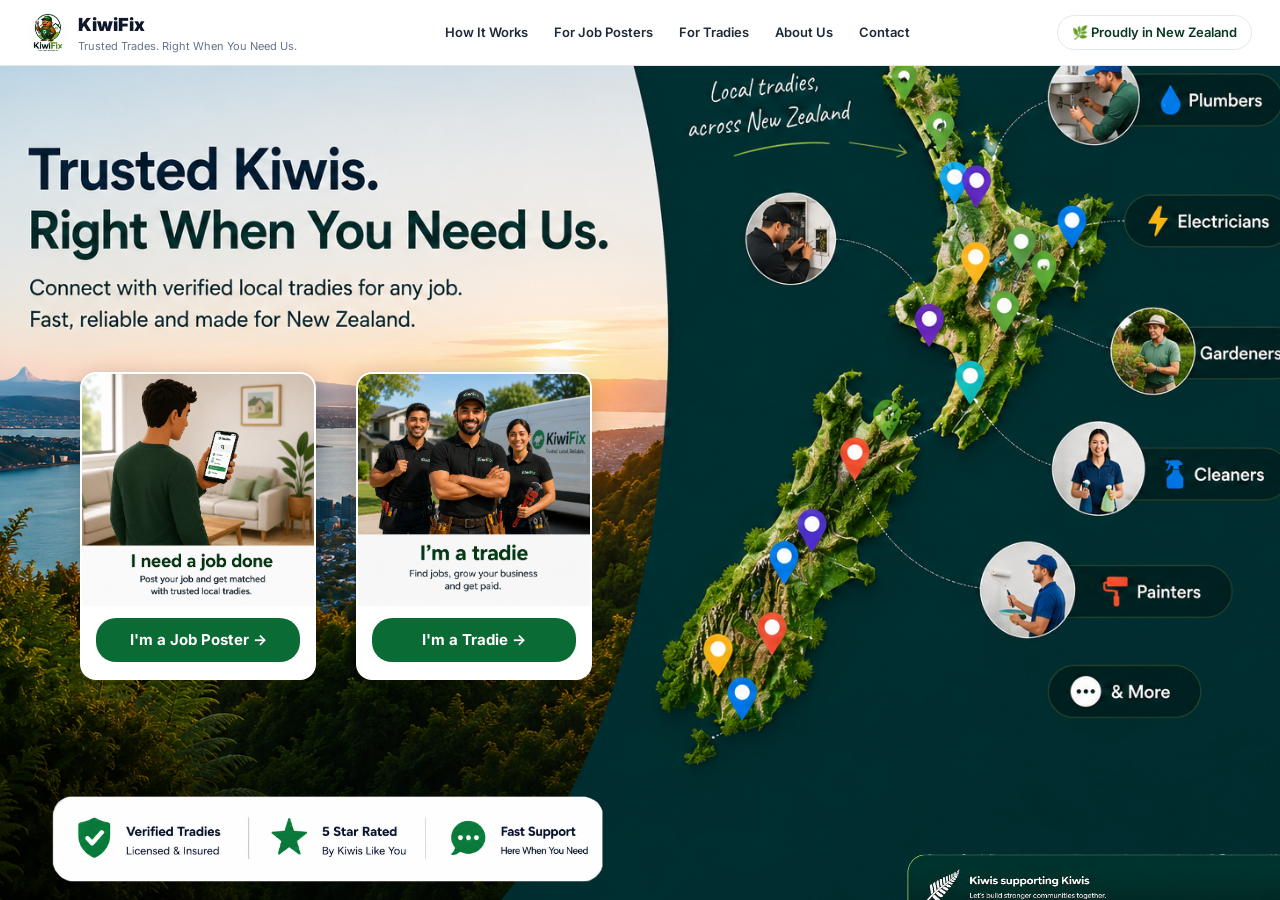
<file: index.html>
<!DOCTYPE html>
<html lang="en">
<head>
<meta charset="UTF-8"/>
<meta name="viewport" content="width=device-width, initial-scale=1.0"/>
<title>KiwiFix – Trusted Kiwis. Right When You Need Us.</title>
<link href="https://fonts.googleapis.com/css2?family=Inter:wght@400;500;600;700;800;900&display=swap" rel="stylesheet">
<link rel="stylesheet" href="styles.css"/>
</head>
<body>
<main>

<!-- ============================================================
  LANDING PAGE
============================================================ -->
<section id="home" class="page active landing-page">

  <!-- Full-page hero image -->
  <img class="landing-bg" src="assets/landing-hero.png" alt="KiwiFix"/>

  <!-- Header overlaid on top -->
  <header class="app-header landing-header">
    <div class="brand" onclick="nav('home')" style="cursor:pointer">
      <div class="brand-logo"><img src="assets/logo.png" alt="KiwiFix"/></div>
      <div><div class="brand-name">KiwiFix</div><div class="brand-tag">Trusted Trades. Right When You Need Us.</div></div>
    </div>
    <nav class="header-nav">
      <button onclick="nav('how-it-works')">How It Works</button>
      <button onclick="nav('job-step1')">For Job Posters</button>
      <button onclick="nav('tradie-login')">For Tradies</button>
      <button onclick="nav('about-us')">About Us</button>
      <button onclick="nav('about-us')">Contact</button>
    </nav>
    <div class="landing-nz-badge">🌿 Proudly in New Zealand</div>
  </header>

  <!-- Two choice cards — bottom-left over the landscape photo -->
  <div class="landing-cards">
    <div class="landing-card" onclick="nav('job-step1')">
      <img src="assets/card-job.png" alt="I need a job done"/>
      <button class="landing-card-btn">I'm a Job Poster →</button>
    </div>
    <div class="landing-card" onclick="nav('tradie-login')">
      <img src="assets/card-tradie.png" alt="I'm a tradie"/>
      <button class="landing-card-btn">I'm a Tradie →</button>
    </div>
  </div>

  <!-- Trust bar — sits just below the cards -->
  <div class="landing-trust">
    <img src="assets/trust-bar.png" alt="Verified Tradies | 5 Star Rated | Secure Payments | Fast Support" onerror="this.style.display='none'"/>
  </div>

  <!-- "Kiwis supporting Kiwis" banner — was baked into landing-hero.png before, now a separate overlay image like the trust bar above -->
  <div class="landing-kiwi-support">
    <img src="assets/kiwi-support-kiwi.png" alt="Kiwis supporting Kiwis — Let's build stronger communities together" onerror="this.style.display='none'"/>
  </div>

</section>

<!-- ============================================================
  HOW IT WORKS
============================================================ -->
<section id="how-it-works" class="page app-page">
  <header class="app-header">
    <div class="brand" onclick="nav('home')">
      <div class="brand-logo"><img src="assets/logo.png" alt="KiwiFix"/></div>
      <div><div class="brand-name">KiwiFix</div><div class="brand-tag">Trusted Trades. Right When You Need Us.</div></div>
    </div>
    <nav class="header-nav">
      <button class="nav-active">How It Works</button>
      <button onclick="nav('job-step1')">For Job Posters</button>
      <button onclick="nav('tradie-login')">For Tradies</button>
      <button onclick="nav('about-us')">About Us</button>
      <button onclick="nav('about-us')">Contact</button>
    </nav>
    <div class="header-right">
      <button class="btn-login" onclick="nav('tradie-login')">Tradie Login</button>
    </div>
  </header>

  <div class="page-body">
    <h1 class="page-title">How KiwiFix works</h1>
    <p class="page-sub" style="margin-bottom:32px">Whether you need a job done or you're the one doing it, getting started only takes a few minutes.</p>

    <div class="how-it-works-grid">
      <div class="form-card how-it-works-col">
        <div class="hiw-col-title">🏠 For Job Posters</div>
        <p class="page-sub" style="margin-bottom:20px">Post a job and get matched with trusted local tradies — no calling around, no guesswork.</p>
        <div class="hiw-step"><div class="hiw-step-num">1</div><div><strong>Tell us what you need</strong><p>Describe the job, add photos, and let us know your location and how urgent it is.</p></div></div>
        <div class="hiw-step"><div class="hiw-step-num">2</div><div><strong>Get matched instantly</strong><p>We match your job to the right trade type and show you verified, local tradies who can help.</p></div></div>
        <div class="hiw-step"><div class="hiw-step-num">3</div><div><strong>Choose your tradie</strong><p>Compare ratings and reviews from other Kiwis, then pick who you'd like to do the job.</p></div></div>
        <div class="hiw-step"><div class="hiw-step-num">4</div><div><strong>Job done, sorted</strong><p>Your tradie completes the work and you pay securely through KiwiFix — simple as that.</p></div></div>
        <button class="btn-next" style="margin-top:8px" onclick="nav('job-step1')">Post a Job →</button>
      </div>

      <div class="form-card how-it-works-col">
        <div class="hiw-col-title">🔧 For Tradies</div>
        <p class="page-sub" style="margin-bottom:20px">Find real jobs from real Kiwis in your area, and grow your business without chasing leads.</p>
        <div class="hiw-step"><div class="hiw-step-num">1</div><div><strong>Sign up &amp; get verified</strong><p>Tell us your trade, service areas, and licence details so customers know you're the real deal.</p></div></div>
        <div class="hiw-step"><div class="hiw-step-num">2</div><div><strong>Browse matched jobs</strong><p>See job postings that match your trade and areas — no more cold calling for work.</p></div></div>
        <div class="hiw-step"><div class="hiw-step-num">3</div><div><strong>Quote and win the job</strong><p>Send a quote, chat with the customer, and lock in jobs that fit your schedule.</p></div></div>
        <div class="hiw-step"><div class="hiw-step-num">4</div><div><strong>Get paid, build your name</strong><p>Complete the job, get paid securely, and build up the reviews that bring in more work.</p></div></div>
        <button class="btn-next" style="margin-top:8px" onclick="nav('tradie-login')">Sign Up as a Tradie →</button>
      </div>
    </div>
  </div>
</section>

<!-- ============================================================
  ABOUT US
============================================================ -->
<section id="about-us" class="page app-page">
  <header class="app-header">
    <div class="brand" onclick="nav('home')">
      <div class="brand-logo"><img src="assets/logo.png" alt="KiwiFix"/></div>
      <div><div class="brand-name">KiwiFix</div><div class="brand-tag">Trusted Trades. Right When You Need Us.</div></div>
    </div>
    <nav class="header-nav">
      <button onclick="nav('how-it-works')">How It Works</button>
      <button onclick="nav('job-step1')">For Job Posters</button>
      <button onclick="nav('tradie-login')">For Tradies</button>
      <button class="nav-active">About Us</button>
      <button class="nav-active">Contact</button>
    </nav>
    <div class="header-right">
      <button class="btn-login" onclick="nav('tradie-login')">Tradie Login</button>
    </div>
  </header>

  <div class="page-body">
    <h1 class="page-title">About KiwiFix</h1>
    <p class="page-sub" style="margin-bottom:24px">Kiwis supporting Kiwis — that's what KiwiFix is all about.</p>

    <div class="form-card" style="max-width:760px">
      <p style="margin:0 0 16px;line-height:1.7">
        KiwiFix connects New Zealanders who need a job done with trusted, verified local tradies —
        from a leaky tap to a full renovation. We built KiwiFix because finding a reliable tradie
        shouldn't mean endless phone calls and waiting around for a call back, and growing a trade
        business shouldn't depend on luck or word of mouth alone.
      </p>
      <p style="margin:0 0 24px;line-height:1.7">
        Every tradie on KiwiFix is verified against their trade licence, so job posters can book with
        confidence, and every job posted is matched to the right local trades so tradies spend less
        time chasing leads and more time doing the work they're good at.
      </p>

      <div class="hiw-col-title" style="margin-bottom:10px">Get in touch</div>
      <p style="margin:0;line-height:1.7">
        Have a question, need support, or just want to say hi?<br>
        📧 <a href="mailto:support@kiwifix.com" style="color:var(--green);font-weight:700">support@kiwifix.com</a>
      </p>
    </div>
  </div>
</section>

<!-- ============================================================
  JOB STEP 1 – JOB DETAILS (icon grid design)
============================================================ -->
<section id="job-step1" class="page app-page">
  <header class="app-header">
    <div class="brand" onclick="nav('home')">
      <div class="brand-logo"><img src="assets/logo.png" alt="KiwiFix"/></div>
      <div><div class="brand-name">KiwiFix</div><div class="brand-tag">Trusted Trades. Right When You Need Us.</div></div>
    </div>
    <nav class="header-nav">
      <button onclick="nav('how-it-works')">How It Works</button>
      <button class="nav-active">For Job Posters</button>
      <button onclick="nav('tradie-login')">For Tradies</button>
      <button onclick="nav('about-us')">About Us</button>
      <button onclick="nav('about-us')">Contact</button>
    </nav>
    <div class="header-right">
      <button class="btn-login" onclick="nav('tradie-login')">Tradie Login</button>
    </div>
  </header>

  <div class="page-body">
    <div class="job-layout">
      <!-- LEFT: FORM -->
      <div class="job-main-col">
        <h1 class="page-title">Tell us about your job</h1>
        <p class="page-sub">The more details you provide, the better matches you'll receive.</p>

        <!-- 4-step stepper -->
        <div class="stepper stepper-4">
          <div class="step-item active"><div class="step-circle">1</div><span>Job Details</span></div>
          <div class="step-line"></div>
          <div class="step-item"><div class="step-circle">2</div><span>Location</span></div>
          <div class="step-line"></div>
          <div class="step-item"><div class="step-circle">3</div><span>Preferences</span></div>
          <div class="step-line"></div>
          <div class="step-item"><div class="step-circle">4</div><span>Review &amp; Post</span></div>
        </div>

        <div class="form-card">
          <!-- Section 1: Category icon grid -->
          <div class="form-section-label">1. What type of job do you need?</div>
          <div class="cat-grid" id="catGrid">

            <button class="cat-btn active" data-cat="Plumbing" onclick="selectCat(this)">
              <div class="cat-check-badge">✓</div>
              <div class="cat-icon-wrap">
                <svg viewBox="0 0 52 52" fill="none"><rect x="6" y="22" width="40" height="10" rx="5" fill="#15803D"/><rect x="6" y="8" width="10" height="20" rx="5" fill="#15803D"/><rect x="36" y="32" width="10" height="14" rx="5" fill="#15803D"/></svg>
              </div>
              <span>Plumbing</span>
            </button>

            <button class="cat-btn" data-cat="Electrical" onclick="selectCat(this)">
              <div class="cat-check-badge">✓</div>
              <div class="cat-icon-wrap">
                <svg viewBox="0 0 52 52" fill="none"><polygon points="30,6 18,28 26,28 22,46 34,24 26,24" fill="#EAB308"/></svg>
              </div>
              <span>Electrical</span>
            </button>

            <button class="cat-btn" data-cat="Gardening" onclick="selectCat(this)">
              <div class="cat-check-badge">✓</div>
              <div class="cat-icon-wrap">
                <svg viewBox="0 0 52 52" fill="none"><ellipse cx="26" cy="20" rx="14" ry="10" fill="#22C55E"/><ellipse cx="16" cy="26" rx="10" ry="7" fill="#16A34A"/><rect x="24" y="26" width="4" height="18" rx="2" fill="#65A30D"/></svg>
              </div>
              <span>Gardening</span>
            </button>

            <button class="cat-btn" data-cat="Cleaning" onclick="selectCat(this)">
              <div class="cat-check-badge">✓</div>
              <div class="cat-icon-wrap">
                <svg viewBox="0 0 52 52" fill="none"><rect x="18" y="10" width="10" height="18" rx="3" fill="#0EA5E9"/><rect x="14" y="26" width="18" height="16" rx="4" fill="#0EA5E9"/><rect x="28" y="18" width="12" height="4" rx="2" fill="#38BDF8"/><circle cx="40" cy="16" r="3" fill="#38BDF8"/></svg>
              </div>
              <span>Cleaning</span>
            </button>

            <button class="cat-btn" data-cat="Painting" onclick="selectCat(this)">
              <div class="cat-check-badge">✓</div>
              <div class="cat-icon-wrap">
                <svg viewBox="0 0 52 52" fill="none"><rect x="8" y="10" width="36" height="6" rx="2" fill="#A855F7"/><rect x="10" y="14" width="32" height="8" rx="3" fill="#9333EA"/><rect x="22" y="22" width="8" height="20" rx="2" fill="#7C3AED"/></svg>
              </div>
              <span>Painting</span>
            </button>

            <button class="cat-btn" data-cat="Carpentry" onclick="selectCat(this)">
              <div class="cat-check-badge">✓</div>
              <div class="cat-icon-wrap">
                <svg viewBox="0 0 52 52" fill="none"><rect x="23" y="6" width="9" height="30" rx="4" fill="#92400E" transform="rotate(30 26 26)"/><rect x="12" y="8" width="16" height="9" rx="3" fill="#B45309" transform="rotate(30 26 26)"/></svg>
              </div>
              <span>Carpentry</span>
            </button>

            <button class="cat-btn" data-cat="Handyman" onclick="selectCat(this)">
              <div class="cat-check-badge">✓</div>
              <div class="cat-icon-wrap">
                <svg viewBox="0 0 52 52" fill="none"><rect x="10" y="22" width="32" height="22" rx="4" fill="#EA580C"/><rect x="8" y="18" width="36" height="8" rx="3" fill="#C2410C"/><rect x="18" y="10" width="6" height="12" rx="2" fill="#EA580C"/><rect x="28" y="10" width="6" height="12" rx="2" fill="#EA580C"/></svg>
              </div>
              <span>Handyman</span>
            </button>

            <button class="cat-btn" data-cat="Appliance Repair" onclick="selectCat(this)">
              <div class="cat-check-badge">✓</div>
              <div class="cat-icon-wrap">
                <svg viewBox="0 0 52 52" fill="none"><line x1="12" y1="12" x2="40" y2="40" stroke="#2563EB" stroke-width="6" stroke-linecap="round"/><line x1="40" y1="12" x2="12" y2="40" stroke="#2563EB" stroke-width="6" stroke-linecap="round"/><circle cx="12" cy="12" r="5" fill="#3B82F6"/><circle cx="40" cy="12" r="5" fill="#3B82F6"/><circle cx="12" cy="40" r="5" fill="#3B82F6"/><circle cx="40" cy="40" r="5" fill="#3B82F6"/></svg>
              </div>
              <span>Appliance Repair</span>
            </button>

            <button class="cat-btn" data-cat="Roofing" onclick="selectCat(this)">
              <div class="cat-check-badge">✓</div>
              <div class="cat-icon-wrap">
                <svg viewBox="0 0 52 52" fill="none"><polygon points="26,6 6,24 12,24 12,46 40,46 40,24 46,24" fill="#1E3A5F"/><rect x="20" y="32" width="12" height="14" rx="2" fill="#2D5016" opacity="0.4"/></svg>
              </div>
              <span>Roofing</span>
            </button>

            <button class="cat-btn" data-cat="Other" onclick="selectCat(this)">
              <div class="cat-check-badge">✓</div>
              <div class="cat-icon-wrap">
                <svg viewBox="0 0 52 52" fill="none"><circle cx="14" cy="26" r="5" fill="#94A3B8"/><circle cx="26" cy="26" r="5" fill="#94A3B8"/><circle cx="38" cy="26" r="5" fill="#94A3B8"/></svg>
              </div>
              <span>Other</span>
            </button>

          </div>

          <!-- "Other" sub-services — shown only when the Other category is selected -->
          <div id="otherServicesPanel" class="other-services-panel" style="display:none">
            <div class="form-section-label" style="margin-top:20px">What kind of service do you need?</div>
            <p class="section-hint">Pick any that apply — or type your own below. You can select more than one.</p>
            <div class="other-svc-grid" id="otherSvcGrid">
              <button type="button" class="other-svc-chip" data-svc="House Movers / Removals" onclick="selectOtherService(this)">🚚 House Movers / Removals</button>
              <button type="button" class="other-svc-chip" data-svc="Pest Control" onclick="selectOtherService(this)">🐜 Pest Control</button>
              <button type="button" class="other-svc-chip" data-svc="Locksmith" onclick="selectOtherService(this)">🔑 Locksmith</button>
              <button type="button" class="other-svc-chip" data-svc="Pool & Spa Maintenance" onclick="selectOtherService(this)">🏊 Pool &amp; Spa Maintenance</button>
              <button type="button" class="other-svc-chip" data-svc="Window Cleaning" onclick="selectOtherService(this)">🪟 Window Cleaning</button>
              <button type="button" class="other-svc-chip" data-svc="Blinds & Curtains" onclick="selectOtherService(this)">🎪 Blinds &amp; Curtains</button>
              <button type="button" class="other-svc-chip" data-svc="Chimney Sweep" onclick="selectOtherService(this)">🔥 Chimney Sweep</button>
              <button type="button" class="other-svc-chip" data-svc="Security & Alarm Systems" onclick="selectOtherService(this)">🚨 Security &amp; Alarm Systems</button>
              <button type="button" class="other-svc-chip" data-svc="Concrete & Paving" onclick="selectOtherService(this)">🧱 Concrete &amp; Paving</button>
              <button type="button" class="other-svc-chip" data-svc="Rubbish & Skip Bin Removal" onclick="selectOtherService(this)">🗑️ Rubbish &amp; Skip Bin Removal</button>
              <button type="button" class="other-svc-chip" data-svc="Furniture Assembly" onclick="selectOtherService(this)">🧰 Furniture Assembly</button>
              <button type="button" class="other-svc-chip" data-svc="Building Inspection" onclick="selectOtherService(this)">🏗️ Building Inspection</button>
              <button type="button" class="other-svc-chip" data-svc="Gasfitting" onclick="selectOtherService(this)">🔥 Gasfitting</button>
              <button type="button" class="other-svc-chip" data-svc="Drainlaying" onclick="selectOtherService(this)">🕳️ Drainlaying</button>
              <button type="button" class="other-svc-chip" data-svc="Tiling" onclick="selectOtherService(this)">🪟 Tiling</button>
              <button type="button" class="other-svc-chip" data-svc="Flooring" onclick="selectOtherService(this)">🪵 Flooring</button>
              <button type="button" class="other-svc-chip" data-svc="Fencing" onclick="selectOtherService(this)">🚪 Fencing</button>
              <button type="button" class="other-svc-chip" data-svc="Tree Removal" onclick="selectOtherService(this)">🪚 Tree Removal</button>
              <button type="button" class="other-svc-chip" data-svc="HVAC" onclick="selectOtherService(this)">❄️ HVAC / Air Con</button>
              <button type="button" class="other-svc-chip" data-svc="Glazing" onclick="selectOtherService(this)">🪞 Glazing</button>
            </div>

            <div class="other-custom-row">
              <input type="text" class="form-input" id="otherCustomInput" placeholder="Or type your own — e.g. Swimming Pool Builder, Concrete Cutting, CCTV Installation..."
                onkeydown="if(event.key==='Enter'){event.preventDefault();addOtherCustomService();}"/>
              <button type="button" class="btn-outline custom-svc-add-btn" onclick="addOtherCustomService()">+ Add</button>
            </div>
            <div class="other-custom-tags" id="otherCustomTags"></div>
          </div>

          <!-- Section 2: Describe -->
          <div class="form-section-label" style="margin-top:28px">2. Describe your job</div>
          <textarea id="jobDesc" class="form-textarea" placeholder="E.g. Leaking pipe under the kitchen sink. Need it fixed as soon as possible." oninput="updateDesc()"></textarea>
          <div class="char-count"><span id="descCount">0</span>/500</div>
          <div class="section-hint" id="descWordHint" style="margin-top:2px">Add at least 5 words so tradies understand the job.</div>

          <!-- Section 3: Photos -->
          <div class="form-section-label" style="margin-top:24px">3. Add photos <span class="optional-tag">(optional)</span></div>
          <p class="section-hint">Photos help tradies understand the job better</p>
          <label class="upload-box-single" style="cursor:pointer">
            <input type="file" accept="image/png,image/jpeg,image/webp,image/gif" multiple style="display:none" onchange="handleJobPhotoUpload(this)"/>
            <div class="ub-icon-svg">
              <svg width="28" height="28" viewBox="0 0 24 24" fill="none"><path d="M23 19a2 2 0 01-2 2H3a2 2 0 01-2-2V8a2 2 0 012-2h4l2-3h6l2 3h4a2 2 0 012 2z" stroke="#64748B" stroke-width="1.5" stroke-linejoin="round"/><circle cx="12" cy="13" r="4" stroke="#64748B" stroke-width="1.5"/></svg>
            </div>
            <div class="ub-title">Upload Photos</div>
            <div class="ub-sub">Drag and drop or click to upload<br>PNG, JPG up to 10MB each</div>
          </label>
          <div id="jobPhotoPreviews" class="job-photo-previews"></div>

          <!-- Footer buttons -->
          <div class="form-footer-btns">
            <button class="btn-cancel" onclick="nav('home')">Cancel</button>
            <button class="btn-next-loc" onclick="saveStep1()">Next: Location →</button>
          </div>
        </div>
      </div>

      <!-- RIGHT: SIDEBAR -->
      <aside class="job-sidebar">
        <div class="sidebar-card summary-card">
          <div class="sc-header">
            <div class="sc-header-icon">
              <svg width="18" height="18" viewBox="0 0 24 24" fill="none"><path d="M9 5H7a2 2 0 00-2 2v12a2 2 0 002 2h10a2 2 0 002-2V7a2 2 0 00-2-2h-2M9 5a2 2 0 002 2h2a2 2 0 002-2M9 5a2 2 0 012-2h2a2 2 0 012 2" stroke="#0B6B35" stroke-width="1.5" stroke-linecap="round"/></svg>
            </div>
            <div class="sc-title">Job Summary</div>
          </div>
          <div class="sc-row">
            <span class="sc-label">Category</span>
            <span class="sc-val-cat">
              <svg width="14" height="14" viewBox="0 0 52 52" fill="none"><rect x="6" y="22" width="40" height="10" rx="5" fill="#15803D"/><rect x="6" y="8" width="10" height="20" rx="5" fill="#15803D"/><rect x="36" y="32" width="10" height="14" rx="5" fill="#15803D"/></svg>
              <span id="sumCat">Plumbing</span>
            </span>
          </div>
          <div class="sc-divider"></div>
          <div class="sc-row"><span class="sc-label">Description</span><span class="sc-val muted" id="sumDesc">Not provided yet</span></div>
          <div class="sc-divider"></div>
          <div class="sc-row"><span class="sc-label">Location</span><span class="sc-val muted" id="sumLoc">Not set</span></div>
          <div class="sc-divider"></div>
          <div class="sc-row"><span class="sc-label">Preferred Date</span><span class="sc-val muted" id="sumDate">Not set</span></div>
          <div class="sc-divider"></div>
          <div class="sc-row"><span class="sc-label">Budget</span><span class="sc-val muted">Not set</span></div>
        </div>

        <div class="sidebar-card howworks">
          <div class="sc-header">
            <div class="sc-header-icon hw-icon">
              <svg width="18" height="18" viewBox="0 0 24 24" fill="none"><path d="M9 5H7a2 2 0 00-2 2v12a2 2 0 002 2h10a2 2 0 002-2V7a2 2 0 00-2-2h-2M9 5a2 2 0 002 2h2a2 2 0 002-2M9 5a2 2 0 012-2h2a2 2 0 012 2" stroke="#92400E" stroke-width="1.5" stroke-linecap="round"/></svg>
            </div>
            <div class="sc-title">How it works</div>
          </div>
          <div class="hw-step"><div class="hw-num">1</div><div><div class="hw-t">Post your job</div><div class="hw-s">Tell us what you need done</div></div></div>
          <div class="hw-step"><div class="hw-num">2</div><div><div class="hw-t">Get matched</div><div class="hw-s">We'll connect you with trusted local tradies</div></div></div>
          <div class="hw-step"><div class="hw-num">3</div><div><div class="hw-t">Compare &amp; choose</div><div class="hw-s">Review quotes, profiles and ratings</div></div></div>
          <div class="hw-step"><div class="hw-num">4</div><div><div class="hw-t">Job done!</div><div class="hw-s">Pay securely and leave a review</div></div></div>
        </div>

        <div class="sidebar-card safehands">
          <div class="sh-header">
            <svg width="18" height="18" viewBox="0 0 24 24" fill="none"><path d="M12 2L3 7v5c0 5.25 3.75 10.15 9 11.35C17.25 22.15 21 17.25 21 12V7L12 2z" fill="#1E40AF"/></svg>
            <div class="sh-title">You're in safe hands</div>
          </div>
          <div class="sh-body">
            <div>
              <div class="sh-item">✓ Verified &amp; reviewed tradies</div>
              <div class="sh-item">✓ Secure payments</div>
              <div class="sh-item">✓ NZ-based support</div>
            </div>
            <div class="nz-map-mini">
              <svg viewBox="0 0 160 220" fill="none" xmlns="http://www.w3.org/2000/svg" opacity=".18">
                <path d="M80 10 C60 15 40 30 35 50 C30 70 45 90 55 110 C65 130 60 155 65 175 C70 195 85 205 90 195 C95 185 88 165 92 145 C96 125 110 110 112 90 C114 70 100 45 95 30 C90 15 85 8 80 10Z" fill="#1E40AF"/>
                <path d="M95 100 C105 95 120 90 125 100 C130 110 118 125 108 130 C98 135 90 128 95 118 C100 108 95 100 95 100Z" fill="#1E40AF"/>
              </svg>
            </div>
          </div>
        </div>
      </aside>
    </div>
  </div>

  <!-- Footer trust bar -->
  <div class="trust-footer-bar">
    <div class="tf-item"><span class="tf-icon">🛡</span><div><div class="tf-title">Verified Tradies</div><div class="tf-sub">Licensed &amp; Insured</div></div></div>
    <div class="tf-item"><span class="tf-icon">⭐</span><div><div class="tf-title">5 Star Rated</div><div class="tf-sub">By Kiwis Like You</div></div></div>
    <div class="tf-item"><span class="tf-icon">🔒</span><div><div class="tf-title">Secure Payments</div><div class="tf-sub">Safe &amp; Protected</div></div></div>
    <div class="tf-item"><span class="tf-icon">💬</span><div><div class="tf-title">Fast Support</div><div class="tf-sub">Here When You Need</div></div></div>
  </div>
</section>

<!-- ============================================================
  JOB STEP 2 – YOUR DETAILS (login or register)
============================================================ -->
<section id="job-step2" class="page app-page">
  <header class="app-header">
    <div class="brand" onclick="nav('home')">
      <div class="brand-logo"><img src="assets/logo.png" alt="KiwiFix"/></div>
      <div><div class="brand-name">KiwiFix</div><div class="brand-tag">Trusted Trades. Right When You Need Us.</div></div>
    </div>
    <div class="header-stepper">
      <div class="hs-item done">✓ Job Details</div>
      <div class="hs-line done"></div>
      <div class="hs-item active">2 Your Details</div>
      <div class="hs-line"></div>
      <div class="hs-item">3 Review &amp; Post</div>
    </div>
    <div class="header-right">
    </div>
  </header>

  <div class="page-body">
    <div class="details-layout">
      <!-- LEFT: FORM -->
      <div>
        <h1 class="page-title">Your details</h1>
        <p class="page-sub">Sign in or create an account to post your job and track responses.</p>

        <!-- ===== UNIFIED SIGN IN / CONTINUE FORM ===== -->
        <div id="formAuth" class="form-card">
          <div class="form-section-label">1. Sign in or continue</div>
          <p class="section-hint" style="margin-bottom:16px">Enter your email — we'll check if you already have an account and send you a one-time code. No password needed.</p>

          <div class="field-group">
            <label class="field-label">Email address</label>
            <div class="otp-send-row">
              <div class="input-icon-wrap flex1"><span class="inp-icon">✉️</span><input id="authEmail" class="form-input" placeholder="e.g. john@example.com" type="email"/></div>
              <button class="btn-otp-send" id="btnContinueEmail" onclick="startAuth()">Continue →</button>
            </div>
            <div id="authEmailSentMsg" class="otp-success d-none">✓ Code sent! Check your email inbox. <span class="edit-link" onclick="editAuthEmail()">Edit email</span></div>
          </div>

          <!-- Existing customer: welcome back -->
          <div id="authWelcomeBack" class="d-none" style="margin:14px 0">
            <div class="login-welcome">
              <div class="lw-avatar" id="authAvatar">?</div>
              <div>
                <div class="lw-name" id="authWelcomeName">Welcome back!</div>
                <div class="lw-sub" id="authWelcomeSub"></div>
              </div>
            </div>
          </div>

          <!-- New customer: name fields -->
          <div id="authNameFields" class="d-none form-row-2">
            <div class="field-group">
              <label class="field-label">First name</label>
              <div class="input-icon-wrap"><span class="inp-icon">👤</span><input id="firstName" class="form-input" placeholder="e.g. John"/></div>
            </div>
            <div class="field-group">
              <label class="field-label">Last name</label>
              <div class="input-icon-wrap"><span class="inp-icon">👤</span><input id="lastName" class="form-input" placeholder="e.g. Smith"/></div>
            </div>
          </div>

          <!-- OTP entry (shared by both cases) -->
          <div id="authOtpRow" class="field-group d-none" style="margin-top:14px">
            <label class="field-label">Enter 6-digit code</label>
            <div class="otp-inputs-row" id="otpBoxesAuth">
              <input class="otp-box" maxlength="1" oninput="moveOtpAuth(this,1)" onkeydown="otpKey(event,this)"/>
              <input class="otp-box" maxlength="1" oninput="moveOtpAuth(this,2)" onkeydown="otpKey(event,this)"/>
              <input class="otp-box" maxlength="1" oninput="moveOtpAuth(this,3)" onkeydown="otpKey(event,this)"/>
              <input class="otp-box" maxlength="1" oninput="moveOtpAuth(this,4)" onkeydown="otpKey(event,this)"/>
              <input class="otp-box" maxlength="1" oninput="moveOtpAuth(this,5)" onkeydown="otpKey(event,this)"/>
              <input class="otp-box" maxlength="1" oninput="moveOtpAuth(this,6)" onkeydown="otpKey(event,this)"/>
            </div>
            <div id="otpErrorAuth" class="validation-toast d-none" style="margin-top:8px">⚠️ Incorrect code. Please try again.</div>
            <div id="otpOkAuth" class="otp-success d-none" style="margin-top:8px">✓ Verified!</div>
          </div>

          <!-- Everything below only appears once verified -->
          <div id="authVerifiedFields" class="d-none">
            <div class="field-group">
              <label class="field-label">Mobile number <span class="optional-tag">(optional — for contact only)</span></label>
              <div class="input-icon-wrap"><span class="inp-icon">📞</span><input id="mobile" class="form-input" placeholder="e.g. 021 123 4567" type="tel" maxlength="13" oninput="formatMobile(this)"/></div>
            </div>

            <!-- Someone else toggle -->
            <div class="optional-section" style="margin-top:20px">
              <div class="opt-sec-header">
                <div>
                  <div class="opt-sec-title">2. Is someone else at the property? <span class="optional-tag">(Optional)</span></div>
                  <div class="opt-sec-sub">If someone else will be there, please provide their details.</div>
                </div>
                <label class="toggle-switch">
                  <input type="checkbox" id="otherPersonToggle" onchange="toggleOtherPerson()"/>
                  <span class="toggle-track"><span class="toggle-thumb"></span></span>
                </label>
              </div>
              <div id="otherPersonFields" class="d-none" style="margin-top:14px">
                <div class="form-row-2">
                  <div class="field-group"><label class="field-label">Contact name</label>
                    <div class="input-icon-wrap"><span class="inp-icon">👤</span><input id="otherName" class="form-input" placeholder="e.g. Jane Smith"/></div></div>
                  <div class="field-group"><label class="field-label">Contact number</label>
                    <div class="input-icon-wrap"><span class="inp-icon">📞</span><input id="otherPhone" class="form-input" placeholder="e.g. 021 987 6543" type="tel" maxlength="13" oninput="formatMobile(this)"/></div></div>
                </div>
              </div>
            </div>

            <!-- Access details -->
            <div class="optional-section">
              <div class="opt-sec-title">3. Access details</div>
              <div class="opt-sec-sub">Help the tradie find and access the job.</div>
              <div style="margin-top:14px">
                <div class="field-group">
                  <label class="field-label">Job address <span style="color:#ef4444">*</span></label>
                  <div class="field-group" style="position:relative; margin-bottom:0">
                    <div class="input-icon-wrap">
                      <span class="inp-icon">📍</span>
                      <input id="jobAddress" class="form-input" placeholder="e.g. 23 River Road, Hamilton" autocomplete="off" oninput="addressSearch(this)"/>
                    </div>
                    <div id="addressDropdownNew" class="address-dropdown d-none"></div>
                  </div>
                </div>
                <div class="form-row-2">
                  <div class="field-group"><label class="field-label">Property / Unit Number</label>
                    <div class="input-icon-wrap"><span class="inp-icon">🏠</span><input id="unitNum" class="form-input" placeholder="e.g. 12B"/></div></div>
                  <div class="field-group"><label class="field-label">Gate / Door Code</label>
                    <div class="input-icon-wrap"><span class="inp-icon">🔒</span><input id="gateCode" class="form-input" placeholder="e.g. 1234"/></div></div>
                </div>
                <div class="field-group"><label class="field-label">Parking instructions</label>
                  <div class="input-icon-wrap"><span class="inp-icon">🚗</span><input id="parking" class="form-input" placeholder="e.g. Street parking available out front"/></div></div>
                <div class="field-group"><label class="field-label">Additional notes</label>
                  <div class="input-icon-wrap"><span class="inp-icon">📝</span><input id="notes" class="form-input" placeholder="e.g. Small dog at home, please call on arrival"/></div></div>
              </div>
            </div>
          </div>

          <div id="otpGateMsg" class="otp-gate-msg">
            <svg width="14" height="14" viewBox="0 0 24 24" fill="none"><path d="M12 22s8-4 8-10V5l-8-3-8 3v7c0 6 8 10 8 10z" stroke="#92400E" stroke-width="1.5" stroke-linejoin="round"/></svg>
            Please verify your email address above before continuing.
          </div>
          <div class="form-nav-row">
            <button class="btn-back" onclick="nav('job-step1')">← Back</button>
            <button class="btn-next btn-next-locked" id="btnNextAuth" onclick="saveStep2()" disabled>Next: Review &amp; Post →</button>
          </div>
        </div>
      </div>

      <!-- RIGHT: TRUST SIDEBAR -->
      <aside class="trust-sidebar">
        <div class="trust-item-card">
          <div class="trust-icon-circle green">✓</div>
          <div><div class="trust-item-title">Verified &amp; Trusted</div>
          <div class="trust-item-sub">All tradies are background checked and verified.</div></div>
        </div>
        <div class="trust-item-card">
          <div class="trust-icon-circle blue">🔒</div>
          <div><div class="trust-item-title">Secure &amp; Private</div>
          <div class="trust-item-sub">Your details are encrypted and never shared.</div></div>
        </div>
        <div class="trust-item-card">
          <div class="trust-icon-circle gray">🎧</div>
          <div><div class="trust-item-title">Kiwi Support</div>
          <div class="trust-item-sub">Local support team here to help you every step of the way.</div></div>
        </div>
        <div class="nz-map-card">
          <svg viewBox="0 0 160 240" fill="none" xmlns="http://www.w3.org/2000/svg" width="120">
            <path d="M80 10 C58 16 36 34 32 56 C28 78 44 100 54 122 C64 144 58 168 62 190 C66 212 82 224 88 212 C94 200 86 178 90 158 C94 138 112 120 114 98 C116 76 100 50 94 32 C88 14 84 7 80 10Z" fill="#15803D" opacity=".3"/>
            <path d="M97 105 C108 100 124 94 128 106 C132 118 119 134 108 140 C97 146 88 138 94 126 C100 114 97 105 97 105Z" fill="#15803D" opacity=".3"/>
            <circle cx="70" cy="70" r="5" fill="#0B6B35"/>
            <circle cx="85" cy="110" r="4" fill="#0B6B35"/>
            <circle cx="65" cy="145" r="4" fill="#22C55E"/>
            <circle cx="92" cy="160" r="3" fill="#F59E0B"/>
          </svg>
        </div>
      </aside>
    </div>
  </div>
</section>

<!-- ============================================================
  JOB STEP 3 – REVIEW YOUR JOB
============================================================ -->
<section id="job-step3" class="page app-page">
  <header class="app-header">
    <div class="brand" onclick="nav('home')">
      <div class="brand-logo"><img src="assets/logo.png" alt="KiwiFix"/></div>
      <div><div class="brand-name">KiwiFix</div><div class="brand-tag">Trusted tradies. Right when you need us.</div></div>
    </div>
    <div class="header-stepper">
      <div class="hs-item done">✓ Job Details</div>
      <div class="hs-line done"></div>
      <div class="hs-item done">✓ Your Details</div>
      <div class="hs-line done"></div>
      <div class="hs-item active">3 Review</div>
      <div class="hs-line"></div>
      <div class="hs-item">4 Posted</div>
    </div>
  </header>

  <div class="page-body" style="max-width:1200px">
    <div class="review-layout">
      <!-- LEFT -->
      <div>
        <div style="display:flex;align-items:flex-start;justify-content:space-between;margin-bottom:24px">
          <div>
            <h1 class="page-title" style="margin-bottom:4px">Review your job</h1>
            <p class="page-sub">Please check your details before posting. You can edit any section if needed.</p>
          </div>
          <button class="btn-edit-top" onclick="nav('job-step1')">✏️ Edit</button>
        </div>

        <!-- Job Details section -->
        <div class="review-card">
          <div class="review-card-header">
            <div style="display:flex;align-items:center;gap:12px">
              <div class="review-card-icon">🔧</div>
              <div class="review-card-title">Job details</div>
            </div>
          </div>
          <div class="review-card-body">
            <div class="rv-row"><div class="rv-key">Service</div><div class="rv-val" id="rvService">Plumbing › Leak / Pipe Leak</div></div>
            <div class="rv-row"><div class="rv-key">Description</div><div class="rv-val" id="rvDesc">Water is leaking under the kitchen sink. Need it fixed as soon as possible.</div></div>
            <div class="rv-row" id="rvPhotosRow" style="display:none"><div class="rv-key">Photos</div>
              <div class="rv-val">
                <div class="photo-preview-row" id="rvPhotos"></div>
              </div>
            </div>
            <div class="rv-row"><div class="rv-key">Location</div><div class="rv-val" id="rvLoc">📍 Dinsdale, Hamilton, Waikato</div></div>
            <div class="rv-row"><div class="rv-key">When needed</div><div class="rv-val"><span class="emergency-pill">⚡ Emergency (ASAP)</span></div></div>
            <div class="rv-row"><div class="rv-key">Preferred contact</div><div class="rv-val" id="rvContact">📞 Phone Call</div></div>
          </div>
        </div>

        <!-- Your Details section -->
        <div class="review-card" style="margin-top:16px">
          <div class="review-card-header">
            <div style="display:flex;align-items:center;gap:12px">
              <div class="review-card-icon">👤</div>
              <div class="review-card-title">Your details</div>
            </div>
            <button class="btn-edit-sm" onclick="nav('job-step2')">Edit</button>
          </div>
          <div class="review-card-body">
            <div class="rv-row"><div class="rv-key">Name</div><div class="rv-val" id="rvName">Rajee Gangadaran</div></div>
            <div class="rv-row"><div class="rv-key">Mobile</div><div class="rv-val" id="rvMobile">021 123 4567</div></div>
            <div class="rv-row"><div class="rv-key">Email</div><div class="rv-val" id="rvEmail">rajee.g@example.com</div></div>
            <div class="rv-row"><div class="rv-key">Someone else at the property?</div><div class="rv-val" id="rvOther">No</div></div>
            <div class="rv-row"><div class="rv-key">Access details</div><div class="rv-val" id="rvAccess">Unit 12B, Gate code 1234.<br>Street parking available in front of the house.<br>Small dog at home. Please call when you arrive.</div></div>
            <div class="rv-row"><div class="rv-key">Preferred contact</div><div class="rv-val">📞 Phone Call</div></div>
          </div>
        </div>

        <button class="post-job-btn" onclick="postJob()">
          <svg width="20" height="20" fill="white" viewBox="0 0 24 24"><path d="M2.01 21L23 12 2.01 3 2 10l15 2-15 2z"/></svg>
          Post My Job
        </button>
        <div class="post-hint">🔒 You can edit your job details after posting</div>
      </div>

      <!-- RIGHT SIDEBAR -->
      <aside>
        <div class="sidebar-card">
          <div class="sc-title">Your job will be seen by<br>verified local tradies</div>
          <div class="rv-trust-list">
            <div class="rv-trust-item">✓ NZ licensed &amp; insured traders</div>
            <div class="rv-trust-item">✓ Background checked</div>
            <div class="rv-trust-item">✓ Rated by other Kiwis</div>
            <div class="rv-trust-item">✓ Fast response</div>
          </div>
          <div class="nz-skyline-mini">
            <svg viewBox="0 0 260 120" width="100%" fill="none" xmlns="http://www.w3.org/2000/svg">
              <rect x="0" y="90" width="260" height="30" fill="#e8f5e9"/>
              <rect x="20" y="60" width="20" height="30" fill="#c8e6c9"/>
              <rect x="50" y="70" width="15" height="20" fill="#a5d6a7"/>
              <rect x="70" y="55" width="25" height="35" fill="#81c784"/>
              <rect x="100" y="40" width="10" height="50" fill="#4caf50" rx="2"/>
              <rect x="114" y="50" width="4" height="40" fill="#388e3c"/>
              <rect x="130" y="65" width="20" height="25" fill="#a5d6a7"/>
              <rect x="158" y="58" width="18" height="32" fill="#c8e6c9"/>
              <rect x="185" y="68" width="22" height="22" fill="#81c784"/>
              <circle cx="90" cy="75" r="15" fill="#a5d6a7" opacity=".5"/>
              <circle cx="160" cy="72" r="12" fill="#c8e6c9" opacity=".5"/>
            </svg>
          </div>
        </div>
        <div class="sidebar-card" style="margin-top:16px">
          <div class="sc-title">ℹ What happens next?</div>
          <div class="what-next">
            <div class="wn-item"><span class="wn-icon">🔍</span><div><div class="wn-t">We'll find available tradies</div><div class="wn-s">We match your job with trusted tradies in your area.</div></div></div>
            <div class="wn-item"><span class="wn-icon">🔔</span><div><div class="wn-t">Tradies will respond</div><div class="wn-s">You'll receive responses in the app.</div></div></div>
            <div class="wn-item"><span class="wn-icon">💬</span><div><div class="wn-t">Chat &amp; choose</div><div class="wn-s">Chat with interested tradies and choose the best fit.</div></div></div>
            <div class="wn-item"><span class="wn-icon">✅</span><div><div class="wn-t">Job gets done!</div><div class="wn-s">You and the tradie handle the job directly.</div></div></div>
          </div>
        </div>
        <div class="sidebar-card info-safe-card" style="margin-top:16px">
          <div class="is-icon">🔒</div>
          <div class="is-title">Your information is safe</div>
          <div class="is-body">We never share your personal details. Only tradies you connect with can see your information.</div>
        </div>
      </aside>
    </div>
  </div>
</section>

<!-- ============================================================
  JOB STEP 4 – POSTED SUCCESS
============================================================ -->
<section id="job-step4" class="page app-page">
  <header class="app-header">
    <div class="brand" onclick="nav('home')">
      <div class="brand-logo"><img src="assets/logo.png" alt="KiwiFix"/></div>
      <div><div class="brand-name">KiwiFix</div><div class="brand-tag">Trusted tradies. Right when you need us.</div></div>
    </div>
    <div class="header-stepper">
      <div class="hs-item done">✓ Job Details</div>
      <div class="hs-line done"></div>
      <div class="hs-item done">✓ Your Details</div>
      <div class="hs-line done"></div>
      <div class="hs-item done">✓ Review</div>
      <div class="hs-line done"></div>
      <div class="hs-item active">4 Posted</div>
    </div>
  </header>

  <div class="page-body" style="max-width:1200px">
    <div class="posted-layout">
      <!-- LEFT -->
      <div>
        <div class="posted-success-block">
          <div class="posted-check">✓</div>
          <h1 class="posted-title">Your job has been posted!</h1>
          <p class="posted-sub">We've notified available tradies in your area.</p>
        </div>

        <div class="form-card" style="margin-top:24px">
          <div class="pn-title">🔔 What happens next?</div>
          <div class="posted-steps">
            <div class="ps-item"><div class="ps-icon">🔍</div><div><div class="ps-t">We're finding the right tradies</div><div class="ps-s">We're matching your job with trusted and available tradies.</div></div></div>
            <div class="ps-item"><div class="ps-icon">💬</div><div><div class="ps-t">Tradies will respond</div><div class="ps-s">You'll receive responses and quotes in the app.</div></div></div>
            <div class="ps-item"><div class="ps-icon">🗨</div><div><div class="ps-t">Chat &amp; choose</div><div class="ps-s">Chat with interested tradies and choose the best fit.</div></div></div>
            <div class="ps-item"><div class="ps-icon">✅</div><div><div class="ps-t">Job gets done!</div><div class="ps-s">You and the tradie handle the job directly.</div></div></div>
          </div>
        </div>

        <div class="notif-banner">
          🔔 <strong>Keep an eye on your notifications</strong><br>
          <span>We'll let you know as soon as tradies respond to your job.</span>
        </div>

        <div class="posted-btn-row">
          <button class="btn-next" onclick="nav('finding-tradies')" style="flex:1.5">View My Jobs</button>
          <button class="btn-back" onclick="nav('home')" style="flex:1">Back to Home</button>
        </div>
      </div>

      <!-- RIGHT -->
      <div>
        <div class="kiwi-scene">
          <!-- Kiwi mascot SVG -->
          <svg viewBox="0 0 300 220" width="280" xmlns="http://www.w3.org/2000/svg">
            <!-- Background city -->
            <rect x="0" y="140" width="300" height="80" fill="#e8f5e9" rx="16"/>
            <rect x="20" y="100" width="30" height="40" fill="#c8e6c9" rx="2"/>
            <rect x="60" y="115" width="22" height="25" fill="#a5d6a7" rx="2"/>
            <rect x="88" y="90" width="28" height="50" fill="#81c784" rx="2"/>
            <rect x="122" y="75" width="12" height="65" fill="#4caf50" rx="2"/>
            <rect x="135" y="82" width="5" height="58" fill="#388e3c" rx="1"/>
            <rect x="155" y="108" width="25" height="32" fill="#a5d6a7" rx="2"/>
            <rect x="188" y="95" width="22" height="45" fill="#c8e6c9" rx="2"/>
            <rect x="220" y="110" width="28" height="30" fill="#81c784" rx="2"/>
            <!-- Kiwi van -->
            <rect x="120" y="155" width="110" height="40" fill="white" rx="10" stroke="#e2e8f0" stroke-width="1"/>
            <rect x="125" y="165" width="50" height="22" fill="#e8f5e9" rx="6"/>
            <text x="185" y="180" font-size="10" fill="#0B6B35" font-weight="800" font-family="Inter,sans-serif">KiwiFix</text>
            <circle cx="145" cy="196" r="8" fill="#374151"/>
            <circle cx="145" cy="196" r="4" fill="#9ca3af"/>
            <circle cx="215" cy="196" r="8" fill="#374151"/>
            <circle cx="215" cy="196" r="4" fill="#9ca3af"/>
            <!-- Kiwi bird body -->
            <ellipse cx="90" cy="145" rx="40" ry="30" fill="#5B8A3C"/>
            <circle cx="90" cy="110" r="26" fill="#5B8A3C"/>
            <!-- Hard hat -->
            <ellipse cx="90" cy="88" rx="28" ry="10" fill="#0B6B35"/>
            <rect x="72" y="83" width="36" height="8" fill="#0B6B35" rx="4"/>
            <!-- Beak -->
            <path d="M 68 113 Q 30 110 26 118 Q 30 126 68 122 Z" fill="#C47B3C"/>
            <!-- Eye -->
            <circle cx="72" cy="104" r="6" fill="white"/>
            <circle cx="72" cy="104" r="3.5" fill="#1a1a1a"/>
            <circle cx="71" cy="103" r="1" fill="white"/>
            <!-- Clipboard -->
            <rect x="105" y="108" width="28" height="35" fill="white" rx="4" stroke="#e2e8f0" stroke-width="1"/>
            <rect x="114" y="104" width="10" height="6" fill="#94a3b8" rx="2"/>
            <rect x="109" y="118" width="20" height="2" fill="#e2e8f0" rx="1"/>
            <rect x="109" y="124" width="15" height="2" fill="#e2e8f0" rx="1"/>
            <rect x="109" y="130" width="18" height="2" fill="#e2e8f0" rx="1"/>
            <!-- Thumbs up -->
            <text x="135" y="108" font-size="22">👍</text>
            <!-- Legs -->
            <rect x="78" y="172" width="7" height="14" rx="3" fill="#C47B3C"/>
            <rect x="94" y="172" width="7" height="14" rx="3" fill="#C47B3C"/>
          </svg>
        </div>

        <div class="job-summary-card">
          <div class="jsc-title">Job summary</div>
          <div class="jsc-row"><span class="jsc-icon">🔧</span><span class="jsc-key">Service</span><span class="jsc-val" id="sumService2">Plumbing › Leak / Pipe Leak</span></div>
          <div class="jsc-row"><span class="jsc-icon">📝</span><span class="jsc-key">Description</span><span class="jsc-val" id="sumDesc2">Water is leaking under the kitchen sink.</span></div>
          <div class="jsc-row"><span class="jsc-icon">📍</span><span class="jsc-key">Location</span><span class="jsc-val" id="sumLoc2">Dinsdale, Hamilton, Waikato</span></div>
          <div class="jsc-row"><span class="jsc-icon">📅</span><span class="jsc-key">When needed</span><span class="jsc-val"><span class="emergency-pill sm">Emergency (ASAP)</span></span></div>
          <div class="jsc-row"><span class="jsc-icon">📞</span><span class="jsc-key">Preferred contact</span><span class="jsc-val">Phone Call</span></div>
          <div class="tip-inline" style="margin-top:14px">
            <span>💡</span>
            <div><div style="font-weight:700;color:#713F12">Tip</div><div style="color:#78350F">Response time is usually faster for emergency jobs. We'll notify you as soon as a tradie responds.</div></div>
          </div>
          <div class="job-id-row">Job ID: <span id="jobId">KF-2024-05-24-00123</span> 📋</div>
        </div>
      </div>
    </div>
  </div>
</section>

<!-- ============================================================
  FINDING TRADIES
============================================================ -->
<section id="finding-tradies" class="page app-page">
  <header class="app-header">
    <div class="brand" onclick="nav('home')">
      <div class="brand-logo"><img src="assets/logo.png" alt="KiwiFix"/></div>
      <div><div class="brand-name">KiwiFix</div></div>
    </div>
    <div class="header-stepper">
      <div class="hs-item done">✓ Job Details</div>
      <div class="hs-line done"></div>
      <div class="hs-item done">✓ Your Details</div>
      <div class="hs-line done"></div>
      <div class="hs-item done">✓ Review</div>
      <div class="hs-line done"></div>
      <div class="hs-item active">4 Posted</div>
    </div>
    <div></div>
  </header>
  <div class="finding-center">
    <!-- Kiwi with binoculars -->
    <svg viewBox="0 0 260 200" width="260" xmlns="http://www.w3.org/2000/svg" style="margin-bottom:28px">
      <rect x="0" y="150" width="260" height="50" fill="#e8f5e9" rx="10" opacity=".5"/>
      <rect x="20" y="120" width="22" height="30" fill="#c8e6c9" rx="2"/>
      <rect x="52" y="128" width="18" height="22" fill="#a5d6a7" rx="2"/>
      <rect x="80" y="108" width="25" height="42" fill="#81c784" rx="2"/>
      <rect x="175" y="115" width="20" height="35" fill="#c8e6c9" rx="2"/>
      <rect x="205" y="108" width="28" height="42" fill="#a5d6a7" rx="2"/>
      <!-- Map pins -->
      <text x="48" y="120" font-size="16">📍</text>
      <text x="118" y="100" font-size="16">📍</text>
      <text x="158" y="112" font-size="16">📍</text>
      <!-- Kiwi body -->
      <ellipse cx="130" cy="135" rx="42" ry="32" fill="#4a7a2c"/>
      <circle cx="130" cy="96" r="30" fill="#5B8A3C"/>
      <!-- Binoculars -->
      <rect x="95" y="88" width="20" height="14" fill="#374151" rx="6"/>
      <rect x="117" y="88" width="20" height="14" fill="#374151" rx="6"/>
      <rect x="113" y="91" width="6" height="8" fill="#1f2937" rx="1"/>
      <circle cx="105" cy="95" r="6" fill="#1d4ed8" opacity=".7"/>
      <circle cx="127" cy="95" r="6" fill="#1d4ed8" opacity=".7"/>
      <!-- Hard hat -->
      <ellipse cx="130" cy="72" rx="30" ry="10" fill="#0B6B35"/>
      <rect x="108" y="67" width="44" height="8" fill="#0B6B35" rx="4"/>
      <!-- Eye -->
      <circle cx="115" cy="98" r="5" fill="white"/>
      <circle cx="115" cy="98" r="3" fill="#1a1a1a"/>
      <!-- Beak -->
      <path d="M 104 103 Q 68 101 64 109 Q 68 117 104 113 Z" fill="#C47B3C"/>
      <!-- Legs -->
      <rect x="118" y="165" width="7" height="16" rx="3" fill="#C47B3C"/>
      <rect x="134" y="165" width="7" height="16" rx="3" fill="#C47B3C"/>
    </svg>

    <h1 class="finding-title">Finding the best tradies for you...</h1>
    <p class="finding-sub">This usually takes 5–10 seconds</p>

    <div class="search-checklist">
      <div class="sc-item done" id="sc1"><div class="sc-dot done">✓</div> Searching licensed plumbers...</div>
      <div class="sc-item done" id="sc2"><div class="sc-dot done">✓</div> Looking within 10 km...</div>
      <div class="sc-item done" id="sc3"><div class="sc-dot done">✓</div> Checking availability...</div>
      <div class="sc-item done" id="sc4"><div class="sc-dot done">✓</div> Matching based on ratings...</div>
      <div class="sc-item done" id="sc5"><div class="sc-dot done">✓</div> Almost done!</div>
    </div>

    <div class="finding-note">
      🛡 We'll notify you as soon as tradies are ready.<br>
      You'll also get a notification in the app.
    </div>
    <button class="btn-next" style="margin-top:28px;width:240px" onclick="nav('top-tradies')">View Matched Tradies →</button>
  </div>
</section>

<!-- ============================================================
  TOP TRADIES
============================================================ -->
<section id="top-tradies" class="page app-page">
  <header class="app-header">
    <div class="brand" onclick="nav('home')">
      <div class="brand-logo"><img src="assets/logo.png" alt="KiwiFix"/></div>
      <div><div class="brand-name">KiwiFix</div></div>
    </div>
    <div class="header-stepper">
      <div class="hs-item done">✓ Job Details</div>
      <div class="hs-line done"></div>
      <div class="hs-item done">✓ Your Details</div>
      <div class="hs-line done"></div>
      <div class="hs-item done">✓ Review</div>
      <div class="hs-line done"></div>
      <div class="hs-item active">4 Posted</div>
    </div>
    <div></div>
  </header>
  <div class="page-body" style="max-width:900px">
    <h1 class="page-title" style="margin-bottom:4px">Top 3 tradies for your job</h1>
    <p class="page-sub" style="margin-bottom:8px">Available now and ready to help.</p>
    <div id="match-keywords-banner" class="match-keywords-banner" style="display:none"></div>
    <div id="registered-match-banner" class="registered-match-banner"></div>

    <div class="tradie-list">
      <!-- Tradie 1 -->
      <div class="tradie-card-item best">
        <div class="best-badge-wrap"><span class="best-badge">🏅 Best match</span></div>
        <div class="tci-main">
          <div class="tci-avatar" style="background:linear-gradient(135deg,#0B6B35,#22C55E)">JS</div>
          <div class="tci-info">
            <div class="tci-name-row">
              <span class="tci-name">John Smith Plumbing</span>
              <span class="verified-tick">
                <svg width="16" height="16" viewBox="0 0 24 24" fill="none"><path d="M12 2L3 7v5c0 5.25 3.75 10.15 9 11.35C17.25 22.15 21 17.25 21 12V7L12 2z" fill="#0B6B35"/><path d="M9 12l2 2 4-4" stroke="white" stroke-width="2" stroke-linecap="round" stroke-linejoin="round"/></svg>
                Verified
              </span>
            </div>
            <div class="tci-badges">
              <span class="licensed-pill">✓ Licensed</span>
              <span class="insured-pill">✓ Insured</span>
            </div>
            <div class="tci-meta">
              <span>🗓 12 years experience</span>
              <span>📍 8 mins away</span>
              <span class="avail-now">● Available now</span>
            </div>
            <div class="tci-price">Call-out from <strong>$120</strong></div>
          </div>
        </div>
        <div class="tci-actions">
          <button class="btn-outline" onclick="nav('tradie-profile')">View Profile</button>
          <button class="btn-green-sm" onclick="nav('job-responses')">Invite</button>
        </div>
      </div>

      <!-- Tradie 2 -->
      <div class="tradie-card-item">
        <div class="tci-main">
          <div class="tci-avatar" style="background:linear-gradient(135deg,#1d4ed8,#60a5fa)">MP</div>
          <div class="tci-info">
            <div class="tci-name-row">
              <span class="tci-name">Mike's Plumbing</span>
              <span class="verified-tick">
                <svg width="16" height="16" viewBox="0 0 24 24" fill="none"><path d="M12 2L3 7v5c0 5.25 3.75 10.15 9 11.35C17.25 22.15 21 17.25 21 12V7L12 2z" fill="#0B6B35"/><path d="M9 12l2 2 4-4" stroke="white" stroke-width="2" stroke-linecap="round" stroke-linejoin="round"/></svg>
                Verified
              </span>
            </div>
            <div class="tci-badges">
              <span class="licensed-pill">✓ Licensed</span>
              <span class="insured-pill">✓ Insured</span>
            </div>
            <div class="tci-meta">
              <span>🗓 10 years experience</span>
              <span>📍 15 mins away</span>
              <span class="avail-soon">● Available in 30 mins</span>
            </div>
            <div class="tci-price">Call-out from <strong>$110</strong></div>
          </div>
        </div>
        <div class="tci-actions">
          <button class="btn-outline" onclick="nav('tradie-profile')">View Profile</button>
          <button class="btn-green-sm" onclick="nav('job-responses')">Invite</button>
        </div>
      </div>

      <!-- Tradie 3 -->
      <div class="tradie-card-item">
        <div class="tci-main">
          <div class="tci-avatar" style="background:linear-gradient(135deg,#7c3aed,#a78bfa)">DP</div>
          <div class="tci-info">
            <div class="tci-name-row">
              <span class="tci-name">David's Plumbing</span>
              <span class="verified-tick">
                <svg width="16" height="16" viewBox="0 0 24 24" fill="none"><path d="M12 2L3 7v5c0 5.25 3.75 10.15 9 11.35C17.25 22.15 21 17.25 21 12V7L12 2z" fill="#0B6B35"/><path d="M9 12l2 2 4-4" stroke="white" stroke-width="2" stroke-linecap="round" stroke-linejoin="round"/></svg>
                Verified
              </span>
            </div>
            <div class="tci-badges">
              <span class="licensed-pill">✓ Licensed</span>
            </div>
            <div class="tci-meta">
              <span>🗓 15 years experience</span>
              <span>📍 20 mins away</span>
              <span class="avail-soon">● Available in 30 mins</span>
            </div>
            <div class="tci-price">Call-out from <strong>$130</strong></div>
          </div>
        </div>
        <div class="tci-actions">
          <button class="btn-outline" onclick="nav('tradie-profile')">View Profile</button>
          <button class="btn-green-sm" onclick="nav('job-responses')">Invite</button>
        </div>
      </div>
    </div>

    <div style="text-align:center;margin-top:18px">
      <button style="background:none;border:none;color:var(--green);font-size:14px;font-weight:700;cursor:pointer">Show more tradies (12) ▾</button>
    </div>
  </div>
</section>

<!-- ============================================================
  TRADIE PROFILE
============================================================ -->
<section id="tradie-profile" class="page app-page">
  <header class="app-header">
    <button class="btn-back-header" onclick="nav('top-tradies')">← Back</button>
    <div class="brand" onclick="nav('home')" style="margin:0 auto">
      <div class="brand-logo"><img src="assets/logo.png" alt="KiwiFix"/></div>
      <div><div class="brand-name">KiwiFix</div></div>
    </div>
    <div class="header-stepper">
      <div class="hs-item done">✓ Job Details</div>
      <div class="hs-line done"></div>
      <div class="hs-item done">✓ Your Details</div>
      <div class="hs-line done"></div>
      <div class="hs-item done">✓ Review</div>
      <div class="hs-line done"></div>
      <div class="hs-item done">✓ Posted</div>
    </div>
  </header>
  <div class="page-body" style="max-width:800px">
    <div class="profile-card">
      <div class="profile-top">
        <div class="profile-avatar" style="background:linear-gradient(135deg,#0B6B35,#22C55E)">JS</div>
        <div style="flex:1">
          <div class="profile-name">John Smith Plumbing</div>
          <div class="profile-badges" style="margin-bottom:6px">
            <span class="verified-tick"><svg width="13" height="13" viewBox="0 0 24 24" fill="none"><path d="M12 2L3 7v5c0 5.25 3.75 10.15 9 11.35C17.25 22.15 21 17.25 21 12V7L12 2z" fill="#0B6B35"/><path d="M9 12l2 2 4-4" stroke="white" stroke-width="2" stroke-linecap="round" stroke-linejoin="round"/></svg> Verified</span>
            <span class="verify-badge blue">🪪 Identity Verified</span>
            <span class="verify-badge green">🛡 NZ Licensed</span>
            <span class="verify-badge gray">✓ Insured</span>
          </div>
          <!-- Phone number shown so user can call directly -->
          <div class="profile-phone-row">
            <svg width="15" height="15" viewBox="0 0 24 24" fill="none"><path d="M6.6 10.8c1.4 2.8 3.8 5.1 6.6 6.6l2.2-2.2c.3-.3.7-.4 1-.2 1.1.4 2.3.6 3.6.6.6 0 1 .4 1 1V20c0 .6-.4 1-1 1-9.4 0-17-7.6-17-17 0-.6.4-1 1-1h3.5c.6 0 1 .4 1 1 0 1.3.2 2.5.6 3.6.1.3 0 .7-.2 1L6.6 10.8z" fill="#0B6B35"/></svg>
            <a href="tel:+6421555123" class="profile-phone-num">021 555 0123</a>
            <span class="profile-phone-hint">Tap to call</span>
          </div>
        </div>
        <div style="display:flex;gap:8px">
          <button class="icon-btn">🤍</button>
          <button class="icon-btn">↗</button>
        </div>
      </div>

      <div class="profile-stats-grid">
        <div class="stat-box"><div class="stat-val">12</div><div class="stat-lbl">Years experience</div></div>
        <div class="stat-box"><div class="stat-val">532</div><div class="stat-lbl">Jobs completed</div></div>
        <div class="stat-box"><div class="stat-val">100%</div><div class="stat-lbl">Response rate</div></div>
        <div class="stat-box"><div class="stat-val">8 mins</div><div class="stat-lbl">away</div></div>
      </div>

      <div class="profile-section">
        <h4 class="ps-title">About John</h4>
        <p style="font-size:14px;color:#374151;line-height:1.6">Hi I'm John, I have over 12 years of experience in all aspects of plumbing. I'm reliable, tidy and always happy to help.</p>
      </div>

      <div class="profile-section">
        <h4 class="ps-title">Services</h4>
        <div class="services-grid">
          <div class="svc-item">✓ General plumbing</div>
          <div class="svc-item">✓ Hot water cylinders</div>
          <div class="svc-item">✓ Leak detection &amp; repair</div>
          <div class="svc-item">✓ Drain clearing</div>
          <div class="svc-item">✓ Basin/tap replacements</div>
          <div class="svc-item">✓ Gas fitting</div>
        </div>
      </div>

      <div class="profile-section">
        <h4 class="ps-title">Recent work</h4>
        <div class="work-photos">
          <div class="work-photo" style="background:linear-gradient(135deg,#e0f2fe,#bfdbfe)"></div>
          <div class="work-photo" style="background:linear-gradient(135deg,#d1fae5,#a7f3d0)"></div>
          <div class="work-photo" style="background:linear-gradient(135deg,#fce7f3,#fbcfe8)"></div>
          <div class="work-photo" style="background:#f1f5f9;display:flex;align-items:center;justify-content:center;font-size:15px;font-weight:800;color:#374151">+6</div>
        </div>
      </div>
    </div>

    <div class="profile-action-bar">
      <button class="pa-chat" onclick="">💬 Chat</button>
      <button class="pa-call">📞 Call</button>
      <button class="pa-invite" onclick="nav('job-responses')">📋 Invite / Book</button>
    </div>
  </div>
</section>

<!-- ============================================================
  JOB RESPONSES
============================================================ -->
<section id="job-responses" class="page app-page">
  <header class="app-header">
    <div class="brand" onclick="nav('home')">
      <div class="brand-logo"><img src="assets/logo.png" alt="KiwiFix"/></div>
      <div><div class="brand-name">KiwiFix</div></div>
    </div>
    <div class="header-stepper">
      <div class="hs-item done">✓ Job Details</div>
      <div class="hs-line done"></div>
      <div class="hs-item done">✓ Your Details</div>
      <div class="hs-line done"></div>
      <div class="hs-item done">✓ Review</div>
      <div class="hs-line done"></div>
      <div class="hs-item done">✓ Posted</div>
    </div>
    <div></div>
  </header>
  <div class="page-body" style="max-width:800px">
    <div style="text-align:center;margin-bottom:28px">
      <div class="posted-check" style="margin:0 auto 16px">✓</div>
      <h1 class="page-title">Your job has been posted!</h1>
      <p class="page-sub">We've notified tradies in your area. You'll be notified here as they respond.</p>
    </div>

    <div class="responses-count">Responses (2)</div>

    <div class="response-card">
      <div class="resp-avatar" style="background:linear-gradient(135deg,#0B6B35,#22C55E)">JS</div>
      <div style="flex:1">
        <div style="display:flex;align-items:center;gap:8px;flex-wrap:wrap">
          <div class="tci-name">John Smith Plumbing</div>
          <span class="verified-tick"><svg width="13" height="13" viewBox="0 0 24 24" fill="none"><path d="M12 2L3 7v5c0 5.25 3.75 10.15 9 11.35C17.25 22.15 21 17.25 21 12V7L12 2z" fill="#0B6B35"/><path d="M9 12l2 2 4-4" stroke="white" stroke-width="2" stroke-linecap="round" stroke-linejoin="round"/></svg> Verified</span>
          <span class="licensed-pill">✓ Licensed</span>
          <span class="avail-now">● Available now</span>
        </div>
        <div class="resp-msg">"Hi Rajee, I can be there in about 20 minutes. Happy to help!"</div>
        <div class="resp-actions">
          <button class="btn-outline" onclick="nav('tradie-profile')">View Profile</button>
          <button class="btn-green-sm" onclick="nav('job-in-progress')">Chat</button>
        </div>
      </div>
    </div>

    <div class="response-card">
      <div class="resp-avatar" style="background:linear-gradient(135deg,#1d4ed8,#60a5fa)">MP</div>
      <div style="flex:1">
        <div style="display:flex;align-items:center;gap:8px;flex-wrap:wrap">
          <div class="tci-name">Mike's Plumbing</div>
          <span class="verified-tick"><svg width="13" height="13" viewBox="0 0 24 24" fill="none"><path d="M12 2L3 7v5c0 5.25 3.75 10.15 9 11.35C17.25 22.15 21 17.25 21 12V7L12 2z" fill="#0B6B35"/><path d="M9 12l2 2 4-4" stroke="white" stroke-width="2" stroke-linecap="round" stroke-linejoin="round"/></svg> Verified</span>
          <span class="licensed-pill">✓ Licensed</span>
          <span class="avail-soon">● Available in 30 mins</span>
        </div>
        <div class="resp-msg">"Hi, I'm available this afternoon and can help with your leak."</div>
        <div class="resp-actions">
          <button class="btn-outline" onclick="nav('tradie-profile')">View Profile</button>
          <button class="btn-green-sm" onclick="nav('job-in-progress')">Chat</button>
        </div>
      </div>
    </div>

    <div class="keep-looking-banner">
      🔔 <strong>We'll keep looking.</strong> We'll continue finding more tradies and notify you when others respond.
    </div>
  </div>
</section>

<!-- ============================================================
  JOB IN PROGRESS
============================================================ -->
<section id="job-in-progress" class="page app-page">
  <header class="app-header">
    <button class="btn-back-header" onclick="nav('job-responses')">← Job in progress</button>
    <div></div><div></div>
  </header>
  <div class="page-body" style="max-width:1200px;padding:16px 24px">
    <div class="inprogress-layout">
      <!-- Map -->
      <div class="map-panel">
        <svg viewBox="0 0 600 400" width="100%" height="100%" xmlns="http://www.w3.org/2000/svg">
          <rect width="600" height="400" fill="#e8f4f0"/>
          <!-- Roads -->
          <rect x="0" y="190" width="600" height="20" fill="#fff" opacity=".8"/>
          <rect x="0" y="195" width="600" height="2" fill="#e2e8f0"/>
          <rect x="280" y="0" width="20" height="400" fill="#fff" opacity=".8"/>
          <rect x="285" y="0" width="2" height="400" fill="#e2e8f0"/>
          <!-- Blocks -->
          <rect x="40" y="40" width="120" height="140" fill="#d1fae5" rx="6"/>
          <rect x="180" y="40" width="90" height="80" fill="#d1fae5" rx="6"/>
          <rect x="310" y="40" width="130" height="100" fill="#d1fae5" rx="6"/>
          <rect x="40" y="220" width="80" height="100" fill="#d1fae5" rx="6"/>
          <rect x="140" y="220" width="120" height="140" fill="#d1fae5" rx="6"/>
          <rect x="310" y="220" width="110" height="80" fill="#d1fae5" rx="6"/>
          <rect x="440" y="40" width="120" height="140" fill="#d1fae5" rx="6"/>
          <rect x="440" y="220" width="120" height="80" fill="#d1fae5" rx="6"/>
          <!-- Route path -->
          <path d="M 100 320 L 100 200 L 290 200 L 290 130 L 380 130" stroke="#0B6B35" stroke-width="4" fill="none" stroke-dasharray="8,4" opacity=".8"/>
          <!-- Start pin -->
          <circle cx="100" cy="330" r="12" fill="#0B6B35"/>
          <text x="96" y="335" font-size="10" fill="white" font-weight="900">A</text>
          <!-- End pin -->
          <text x="370" y="118" font-size="22">📍</text>
          <!-- Van icon -->
          <g transform="translate(175,188)">
            <rect width="32" height="20" rx="4" fill="#0B6B35"/>
            <circle cx="8" cy="20" r="4" fill="#374151"/>
            <circle cx="24" cy="20" r="4" fill="#374151"/>
            <text x="4" y="14" font-size="9" fill="white" font-weight="800">Van</text>
          </g>
        </svg>
      </div>

      <!-- Progress Panel -->
      <div class="progress-side-panel">
        <div class="tradie-on-way">
          <div class="tci-avatar sm" style="background:linear-gradient(135deg,#0B6B35,#22C55E);width:48px;height:48px;font-size:16px">JS</div>
          <div style="flex:1">
            <div class="tci-name" style="font-size:15px">John Smith Plumbing</div>
            <div style="display:flex;align-items:center;gap:6px;margin-top:3px;flex-wrap:wrap">
              <span class="verified-tick" style="font-size:11px"><svg width="12" height="12" viewBox="0 0 24 24" fill="none"><path d="M12 2L3 7v5c0 5.25 3.75 10.15 9 11.35C17.25 22.15 21 17.25 21 12V7L12 2z" fill="#0B6B35"/><path d="M9 12l2 2 4-4" stroke="white" stroke-width="2" stroke-linecap="round" stroke-linejoin="round"/></svg> Verified</span>
              <span class="licensed-pill">✓ Licensed</span>
            </div>
          </div>
          <span class="on-way-badge">On the way</span>
        </div>

        <div class="eta-row">
          <div class="eta-item"><div class="eta-label">ETA</div><div class="eta-val">18 mins</div></div>
          <div class="eta-item"><div class="eta-label">Vehicle</div><div class="eta-val">Toyota Hiace</div></div>
          <div class="eta-item"><div class="eta-label">Plate</div><div class="eta-val">ABC123</div></div>
        </div>

        <div class="timeline">
          <div class="tl-item done">
            <div class="tl-dot done">✓</div>
            <div><div class="tl-t">Accepted your job</div><div class="tl-time">10:24 AM</div></div>
          </div>
          <div class="tl-item done">
            <div class="tl-dot done">✓</div>
            <div><div class="tl-t">On the way</div><div class="tl-time">10:28 AM</div></div>
          </div>
          <div class="tl-item">
            <div class="tl-dot empty"></div>
            <div><div class="tl-t">Arrived at your location</div><div class="tl-time">10:46 AM</div></div>
          </div>
          <div class="tl-item">
            <div class="tl-dot empty"></div>
            <div><div class="tl-t">Job started</div><div class="tl-time">-</div></div>
          </div>
          <div class="tl-item">
            <div class="tl-dot empty"></div>
            <div><div class="tl-t">Job completed</div><div class="tl-time">-</div></div>
          </div>
        </div>

        <div class="progress-actions">
          <button class="pa-chat">💬 Chat</button>
          <button class="pa-call" onclick="nav('tradie-profile')">📞 Call</button>
        </div>
      </div>
    </div>
  </div>
</section>

<!-- ============================================================
  TRADIE LOGIN – EMAIL-FIRST ENTRY POINT
  Every tradie entry point (nav, landing card, CTAs) lands here first.
  We check the email against the one tradie profile this demo persists in
  localStorage (kiwifix_tradie_profile) — existing match = welcome back and
  straight to OTP; no match = bounce to Create Account, prefilled.
============================================================ -->
<section id="tradie-login" class="page app-page">
  <header class="app-header">
    <div class="brand" onclick="nav('home')" style="cursor:pointer">
      <div class="brand-logo"><img src="assets/logo.png" alt="KiwiFix"/></div>
      <div><div class="brand-name">KiwiFix</div><div class="brand-tag">Trusted Trades. Right When You Need Us.</div></div>
    </div>
    <nav class="header-nav">
      <button onclick="nav('how-it-works')">How It Works</button>
      <button onclick="nav('job-step1')">For Job Posters</button>
      <button class="nav-active">For Tradies</button>
      <button onclick="nav('about-us')">About Us</button>
      <button onclick="nav('about-us')">Contact</button>
    </nav>
    <div class="header-right">
    </div>
  </header>
  <div class="auth-split-body">
    <div class="auth-split-left">
      <div class="asl-badge">🇳🇿 New Zealand's Tradie Marketplace</div>
      <h2 class="asl-title">Grow your tradie business with KiwiFix</h2>
      <p class="asl-sub">Join thousands of verified tradies already winning work across New Zealand.</p>
      <ul class="auth-benefit-list">
        <li><span class="abl-icon">💼</span><span>Get matched with local jobs in your area</span></li>
        <li><span class="abl-icon">⭐</span><span>Build your profile and grow your reputation</span></li>
        <li><span class="abl-icon">💳</span><span>Secure payments handled through the platform</span></li>
        <li><span class="abl-icon">🆓</span><span>Free to join — pay only when you win work</span></li>
      </ul>
      <div class="asl-stats-row">
        <div class="asl-stat"><div class="asl-stat-num">5,000+</div><div class="asl-stat-lbl">Tradies</div></div>
        <div class="asl-stat"><div class="asl-stat-num">12,000+</div><div class="asl-stat-lbl">Jobs Posted</div></div>
        <div class="asl-stat"><div class="asl-stat-num">4.8★</div><div class="asl-stat-lbl">Avg Rating</div></div>
      </div>
    </div>
    <div class="auth-split-right">
      <div class="auth-split-form">
        <h2 class="auth-title">Log in to KiwiFix</h2>
        <p class="auth-sub">Enter your email and we'll take it from there.</p>
        <div class="field-group">
          <label class="field-label">Email address</label>
          <input class="form-input" id="tradieLoginEmail" placeholder="e.g. john.smith@email.com"
            onkeydown="if(event.key==='Enter'){event.preventDefault();handleTradieLoginContinue();}"/>
        </div>
        <div id="tradieWelcomeBackMsg" class="auth-security-note" style="display:none;background:#f0fdf4;border-color:var(--green);color:var(--green-dark)"></div>
        <button class="btn-primary-full" onclick="handleTradieLoginContinue()">Continue →</button>
        <div class="auth-link-row">New to KiwiFix? <a onclick="nav('tradie-signup')" style="cursor:pointer;color:var(--green);font-weight:700">Create an account</a></div>
      </div>
    </div>
  </div>
</section>

<!-- ============================================================
  TRADIE SIGNUP – CREATE ACCOUNT
============================================================ -->
<section id="tradie-signup" class="page app-page">
  <header class="app-header">
    <div class="brand" onclick="nav('home')" style="cursor:pointer">
      <div class="brand-logo"><img src="assets/logo.png" alt="KiwiFix"/></div>
      <div><div class="brand-name">KiwiFix</div><div class="brand-tag">Trusted Trades. Right When You Need Us.</div></div>
    </div>
    <nav class="header-nav">
      <button onclick="nav('how-it-works')">How It Works</button>
      <button onclick="nav('job-step1')">For Job Posters</button>
      <button class="nav-active">For Tradies</button>
      <button onclick="nav('about-us')">About Us</button>
      <button onclick="nav('about-us')">Contact</button>
    </nav>
    <div class="header-right">
    </div>
  </header>
  <div class="auth-split-body">
    <div class="auth-split-left">
      <div class="asl-badge">🇳🇿 New Zealand's Tradie Marketplace</div>
      <h2 class="asl-title">Grow your tradie business with KiwiFix</h2>
      <p class="asl-sub">Join thousands of verified tradies already winning work across New Zealand.</p>
      <ul class="auth-benefit-list">
        <li><span class="abl-icon">💼</span><span>Get matched with local jobs in your area</span></li>
        <li><span class="abl-icon">⭐</span><span>Build your profile and grow your reputation</span></li>
        <li><span class="abl-icon">💳</span><span>Secure payments handled through the platform</span></li>
        <li><span class="abl-icon">🆓</span><span>Free to join — pay only when you win work</span></li>
      </ul>
      <div class="asl-stats-row">
        <div class="asl-stat"><div class="asl-stat-num">5,000+</div><div class="asl-stat-lbl">Tradies</div></div>
        <div class="asl-stat"><div class="asl-stat-num">12,000+</div><div class="asl-stat-lbl">Jobs Posted</div></div>
        <div class="asl-stat"><div class="asl-stat-num">4.8★</div><div class="asl-stat-lbl">Avg Rating</div></div>
      </div>
    </div>
    <div class="auth-split-right">
      <div class="auth-split-form">
        <div class="auth-steps-row" style="margin-bottom:28px">
          <div class="as-step active"><div class="as-num">1</div><div class="as-lbl">Create Account</div></div>
          <div class="as-line"></div>
          <div class="as-step"><div class="as-num">2</div><div class="as-lbl">Verify</div></div>
          <div class="as-line"></div>
          <div class="as-step"><div class="as-num">3</div><div class="as-lbl">Welcome</div></div>
        </div>
        <h2 class="auth-title">Create your account</h2>
        <p class="auth-sub">Join KiwiFix and start growing your business.</p>
        <div class="auth-form-row">
          <div class="field-group"><label class="field-label">First name</label><input class="form-input" placeholder="e.g. John"/></div>
          <div class="field-group"><label class="field-label">Last name</label><input class="form-input" placeholder="e.g. Smith"/></div>
        </div>
        <div class="field-group">
          <label class="field-label">Mobile number</label>
          <div class="auth-phone-row">
            <div class="ph-flag-pill">🇳🇿 +64 ▾</div>
            <input class="form-input" placeholder="e.g. 021 123 4567" type="tel" maxlength="13" oninput="formatMobile(this)" style="flex:1;min-width:0"/>
          </div>
        </div>
        <div class="field-group"><label class="field-label">Email address</label><input class="form-input" placeholder="e.g. john.smith@email.com"/></div>
        <div class="auth-security-note"><span>🛡</span> We'll send one verification code to your mobile and email. Your information is safe with us.</div>
        <button class="btn-primary-full" onclick="validateSignup()">Send Verification Code →</button>
        <div class="auth-link-row">Already have an account? <a onclick="nav('tradie-login')" style="cursor:pointer;color:var(--green);font-weight:700">Log in</a></div>
      </div>
    </div>
  </div>
</section>

<!-- ============================================================
  TRADIE VERIFY ACCOUNT (single OTP, sent to both mobile + email)
============================================================ -->
<section id="tradie-verify-mobile" class="page app-page">
  <header class="app-header">
    <div class="brand" onclick="nav('home')" style="cursor:pointer">
      <div class="brand-logo"><img src="assets/logo.png" alt="KiwiFix"/></div>
      <div><div class="brand-name">KiwiFix</div><div class="brand-tag">Trusted Trades. Right When You Need Us.</div></div>
    </div>
    <nav class="header-nav">
      <button onclick="nav('how-it-works')">How It Works</button>
      <button onclick="nav('job-step1')">For Job Posters</button>
      <button class="nav-active">For Tradies</button>
      <button onclick="nav('about-us')">About Us</button>
      <button onclick="nav('about-us')">Contact</button>
    </nav>
    <div class="header-right">
    </div>
  </header>
  <div class="auth-split-body">
    <div class="auth-split-left">
      <div class="asl-badge">🇳🇿 New Zealand's Tradie Marketplace</div>
      <h2 class="asl-title">Almost there — just verify your account</h2>
      <p class="asl-sub">One code, sent to both your mobile and email, to keep your account and your customers safe.</p>
      <ul class="auth-benefit-list">
        <li><span class="abl-icon">🔒</span><span>Your account is protected with OTP verification</span></li>
        <li><span class="abl-icon">📱</span><span>Customers will be able to contact you via your verified number</span></li>
        <li><span class="abl-icon">✅</span><span>Verified tradies get more job matches</span></li>
      </ul>
    </div>
    <div class="auth-split-right">
      <div class="auth-split-form">
        <div class="auth-steps-row" style="margin-bottom:28px">
          <div class="as-step done"><div class="as-num">✓</div><div class="as-lbl">Create Account</div></div>
          <div class="as-line done"></div>
          <div class="as-step active"><div class="as-num">2</div><div class="as-lbl">Verify</div></div>
          <div class="as-line"></div>
          <div class="as-step"><div class="as-num">3</div><div class="as-lbl">Welcome</div></div>
        </div>
        <h2 class="auth-title">Verify your account</h2>
        <p class="auth-sub">Enter the 6-digit code we sent to</p>
        <div class="verify-target-row">📞 <strong id="tvMobileTarget">021 123 4567</strong> <span class="edit-link" onclick="nav('tradie-signup')">Edit</span></div>
        <div class="verify-target-row">✉ <strong id="tvEmailTarget">john.smith@email.com</strong> <span class="edit-link" onclick="nav('tradie-signup')">Edit</span></div>
        <div class="otp-inputs-row" id="otp-mobile" style="margin:28px 0">
          <input class="otp-box" maxlength="1" oninput="otpInput(this,'otp-mobile','tradie-services')" onkeydown="otpKey(event,this)"/>
          <input class="otp-box" maxlength="1" oninput="otpInput(this,'otp-mobile','tradie-services')" onkeydown="otpKey(event,this)"/>
          <input class="otp-box" maxlength="1" oninput="otpInput(this,'otp-mobile','tradie-services')" onkeydown="otpKey(event,this)"/>
          <input class="otp-box" maxlength="1" oninput="otpInput(this,'otp-mobile','tradie-services')" onkeydown="otpKey(event,this)"/>
          <input class="otp-box" maxlength="1" oninput="otpInput(this,'otp-mobile','tradie-services')" onkeydown="otpKey(event,this)"/>
          <input class="otp-box" maxlength="1" oninput="otpInput(this,'otp-mobile','tradie-services')" onkeydown="otpKey(event,this)"/>
        </div>
        <div id="otp-mobile-verified" class="otp-verified-msg" style="display:none">✅ Account verified!</div>
        <div style="margin-bottom:20px;font-size:14px">Resend code in <span class="green-text">00:45</span></div>
        <div class="auth-security-note"><span>🛡</span> We use OTP to keep your account secure.</div>
        <button id="otp-mobile-btn" class="btn-primary-full otp-btn-waiting" onclick="tradieOtpContinue()" disabled>Continue →</button>
        <button class="btn-back-link" onclick="tradieVerifyBack()">← Back</button>
      </div>
    </div>
  </div>
</section>

<!-- ============================================================
  TRADIE STEP 1 – PERSONAL DETAILS
============================================================ -->
<!-- Steps: Personal(2) Business(3) Licence(4) Services(5) Areas(6) Availability(7) -->

<section id="tradie-personal" class="page app-page">
  <header class="app-header">
    <div class="brand" onclick="nav('home')"><div class="brand-logo"><img src="assets/logo.png" alt="KiwiFix"/></div><div><div class="brand-name">KiwiFix</div><div class="brand-tag">Tradie Registration</div></div></div>
    <div class="tradie-onboard-stepper" data-active="personal">
      <div class="tos-item" data-step="account">Account</div><div class="tos-line"></div>
      <div class="tos-item" data-step="services" data-nav="tradie-services">Services</div><div class="tos-line"></div>
      <div class="tos-item" data-step="personal" data-nav="tradie-personal">Personal</div><div class="tos-line"></div>
      <div class="tos-item" data-step="business" data-nav="tradie-business">Business</div><div class="tos-line"></div>
      <div class="tos-item" data-step="licence" data-nav="tradie-licence">Licence</div><div class="tos-line"></div>
      <div class="tos-item" data-step="areas" data-nav="tradie-areas">Areas</div><div class="tos-line"></div>
      <div class="tos-item" data-step="availability" data-nav="tradie-availability">Availability</div>
    </div>
    <div class="header-right"><span class="step-counter">Step 3 of 7</span></div>
  </header>
  <div class="profile-strength-bar"><div class="psb-info"><span class="psb-label">Profile Strength</span><span class="psb-step">Step 3 of 7 · Personal Details</span></div><div class="psb-track"><div class="psb-fill" style="width:10%"></div></div><span class="psb-pct">10%</span></div>
  <div class="page-body"><div class="tradie-desk-layout">
    <div class="form-card">
      <h1 class="page-title">Personal Details</h1>
      <p class="page-sub" style="margin-bottom:24px">Tell us a bit about yourself.</p>

      <div class="td-avatar-row">
        <div class="td-avatar">👷</div>
        <div class="td-avatar-info">
          <div style="font-weight:700;font-size:14px">Profile Photo</div>
          <div style="font-size:13px;color:var(--muted)">Add a photo so customers recognise you</div>
          <button class="btn-outline" style="margin-top:6px;padding:6px 14px;font-size:13px">Upload Photo</button>
        </div>
      </div>

      <div class="form-row-2" style="margin-top:20px">
        <div class="field-group"><label class="field-label">First name</label><div class="input-icon-wrap"><span class="inp-icon">👤</span><input id="personal-firstname" class="form-input" placeholder="e.g. John"/></div></div>
        <div class="field-group"><label class="field-label">Last name</label><div class="input-icon-wrap"><span class="inp-icon">👤</span><input id="personal-lastname" class="form-input" placeholder="e.g. Smith"/></div></div>
      </div>
      <div class="field-group"><label class="field-label">Home address</label><div class="input-icon-wrap"><span class="inp-icon">📍</span><input class="form-input" placeholder="e.g. 23 River Road, Hamilton 3204"/></div></div>
      <div class="field-group"><label class="field-label">Driver's licence (optional)</label>
        <div class="upload-box-single" style="padding:16px"><div class="ub-icon-svg"><svg width="22" height="22" viewBox="0 0 24 24" fill="none"><rect x="2" y="5" width="20" height="14" rx="3" stroke="#64748B" stroke-width="1.5"/><path d="M7 15h4M7 12h6" stroke="#64748B" stroke-width="1.5" stroke-linecap="round"/></svg></div><div class="ub-title" style="font-size:13px">Upload front of licence</div><div class="ub-sub">(optional)</div></div>
      </div>
      <div class="form-nav-row">
        <button class="btn-back" onclick="nav('tradie-services')">← Back</button>
        <div style="display:flex;gap:12px">
          <button class="btn-skip" onclick="nav('tradie-business')">Skip →</button>
          <button class="btn-next" onclick="saveAndContinue('personal','tradie-business')">Save &amp; Continue →</button>
        </div>
      </div>
    </div>
    <aside class="tradie-desk-sidebar">
      <div class="tds-card" data-active="personal">
        <div class="tds-title">Your progress</div>
        <div class="tds-step" data-step="account"><span class="tds-dot">1</span>Account created</div>
        <div class="tds-step" data-step="services" data-nav="tradie-services"><span class="tds-dot">2</span>Services offered</div>
        <div class="tds-step" data-step="personal" data-nav="tradie-personal"><span class="tds-dot">3</span>Personal details</div>
        <div class="tds-step" data-step="business" data-nav="tradie-business"><span class="tds-dot">4</span>Business details</div>
        <div class="tds-step" data-step="licence" data-nav="tradie-licence"><span class="tds-dot">5</span>Trade licence</div>
        <div class="tds-step" data-step="areas" data-nav="tradie-areas"><span class="tds-dot">6</span>Service areas</div>
        <div class="tds-step" data-step="availability" data-nav="tradie-availability"><span class="tds-dot">7</span>Availability</div>
      </div>
      <div class="tds-card tds-tip">
        <div style="font-size:18px;margin-bottom:6px">💡</div>
        <div style="font-weight:700;font-size:14px;margin-bottom:4px">Why we ask</div>
        <div style="font-size:13px;color:var(--muted);line-height:1.5">Your details help customers trust you. A complete profile gets up to 3× more job invites.</div>
      </div>
    </aside>
  </div></div>
</section>

<!-- ============================================================
  TRADIE STEP 4 – BUSINESS DETAILS
============================================================ -->
<section id="tradie-business" class="page app-page">
  <header class="app-header">
    <div class="brand" onclick="nav('home')"><div class="brand-logo"><img src="assets/logo.png" alt="KiwiFix"/></div><div><div class="brand-name">KiwiFix</div><div class="brand-tag">Tradie Registration</div></div></div>
    <div class="tradie-onboard-stepper" data-active="business">
      <div class="tos-item" data-step="account">Account</div><div class="tos-line"></div>
      <div class="tos-item" data-step="services" data-nav="tradie-services">Services</div><div class="tos-line"></div>
      <div class="tos-item" data-step="personal" data-nav="tradie-personal">Personal</div><div class="tos-line"></div>
      <div class="tos-item" data-step="business" data-nav="tradie-business">Business</div><div class="tos-line"></div>
      <div class="tos-item" data-step="licence" data-nav="tradie-licence">Licence</div><div class="tos-line"></div>
      <div class="tos-item" data-step="areas" data-nav="tradie-areas">Areas</div><div class="tos-line"></div>
      <div class="tos-item" data-step="availability" data-nav="tradie-availability">Availability</div>
    </div>
    <div class="header-right"><span class="step-counter">Step 4 of 7</span></div>
  </header>
  <div class="profile-strength-bar"><div class="psb-info"><span class="psb-label">Profile Strength</span><span class="psb-step">Step 4 of 7 · Business Details</span></div><div class="psb-track"><div class="psb-fill" style="width:10%"></div></div><span class="psb-pct">10%</span></div>
  <div class="page-body"><div class="tradie-desk-layout">
    <div class="form-card">
      <h1 class="page-title">Business Details</h1>
      <p class="page-sub" style="margin-bottom:24px">Tell us about your business.</p>

      <div class="field-group"><label class="field-label">Business name</label><div class="input-icon-wrap"><span class="inp-icon">🏢</span><input id="business-name" class="form-input" placeholder="e.g. John Smith Plumbing"/></div></div>
      <div class="form-row-2">
        <div class="field-group"><label class="field-label">Business type</label>
          <div class="select-wrap"><select id="business-type" class="form-select" onchange="onBusinessTypeChange(this.value)"><option>Sole Trader</option><option>Company</option><option>Partnership</option></select></div>
        </div>
        <div class="field-group"><label class="field-label">NZBN (optional)</label><div class="input-icon-wrap"><span class="inp-icon">#</span><input class="form-input" placeholder="e.g. 9429041234567"/></div></div>
      </div>
      <div class="form-row-2">
        <div class="field-group"><label class="field-label">Years of experience</label>
          <div class="select-wrap"><select class="form-select"><option>8+ years</option><option>5–8 years</option><option>2–5 years</option><option>0–1 year</option></select></div>
        </div>
        <div class="field-group"><label class="field-label">Website (optional)</label><div class="input-icon-wrap"><span class="inp-icon">🌐</span><input class="form-input" placeholder="e.g. www.yoursite.co.nz"/></div></div>
      </div>
      <div class="field-group">
        <label class="field-label">GST Registered?</label>
        <div class="seg-toggle">
          <button class="ph-seg-btn active">Yes</button>
          <button class="ph-seg-btn">No</button>
        </div>
      </div>

      <div id="teamQuestionBlock" style="display:none">
        <div class="field-group">
          <label class="field-label">Do you have other tradespeople working with you under this business?</label>
          <p class="section-hint" style="margin:-2px 0 10px">Add your team below and we'll collect a licence for each licensed staff member individually, instead of just one for the business.</p>
          <div class="seg-toggle">
            <button type="button" class="ph-seg-btn active" id="teamNoBtn" onclick="setHasTeam(false)">Just me</button>
            <button type="button" class="ph-seg-btn" id="teamYesBtn" onclick="setHasTeam(true)">Me + a team</button>
          </div>
        </div>

        <div class="field-group" id="teamRosterBlock" style="display:none">
          <label class="field-label">Team members</label>
          <p class="section-hint" style="margin:-2px 0 10px">Add each person working under this business and what they do. Jobs matched to your business are assigned internally — customers see your business, not individual staff.</p>
          <div id="teamMembersList"></div>
          <button type="button" class="btn-skip" style="margin-top:4px" onclick="addTeamMember()">+ Add team member</button>
        </div>
      </div>

      <div class="form-nav-row">
        <button class="btn-back" onclick="nav('tradie-personal')">← Back</button>
        <div style="display:flex;gap:12px">
          <button class="btn-skip" onclick="nav('tradie-licence')">Skip →</button>
          <button class="btn-next" onclick="saveAndContinue('business','tradie-licence')">Save &amp; Continue →</button>
        </div>
      </div>
    </div>
    <aside class="tradie-desk-sidebar">
      <div class="tds-card" data-active="business">
        <div class="tds-title">Your progress</div>
        <div class="tds-step" data-step="account"><span class="tds-dot">1</span>Account created</div>
        <div class="tds-step" data-step="services" data-nav="tradie-services"><span class="tds-dot">2</span>Services offered</div>
        <div class="tds-step" data-step="personal" data-nav="tradie-personal"><span class="tds-dot">3</span>Personal details</div>
        <div class="tds-step" data-step="business" data-nav="tradie-business"><span class="tds-dot">4</span>Business details</div>
        <div class="tds-step" data-step="licence" data-nav="tradie-licence"><span class="tds-dot">5</span>Trade licence</div>
        <div class="tds-step" data-step="areas" data-nav="tradie-areas"><span class="tds-dot">6</span>Service areas</div>
        <div class="tds-step" data-step="availability" data-nav="tradie-availability"><span class="tds-dot">7</span>Availability</div>
      </div>
    </aside>
  </div></div>
</section>

<!-- ============================================================
  TRADIE STEP 5 – TRADE LICENCE (dynamic per trade type)
============================================================ -->
<section id="tradie-licence" class="page app-page">
  <header class="app-header">
    <div class="brand" onclick="nav('home')"><div class="brand-logo"><img src="assets/logo.png" alt="KiwiFix"/></div><div><div class="brand-name">KiwiFix</div><div class="brand-tag">Tradie Registration</div></div></div>
    <div class="tradie-onboard-stepper" data-active="licence">
      <div class="tos-item" data-step="account">Account</div><div class="tos-line"></div>
      <div class="tos-item" data-step="services" data-nav="tradie-services">Services</div><div class="tos-line"></div>
      <div class="tos-item" data-step="personal" data-nav="tradie-personal">Personal</div><div class="tos-line"></div>
      <div class="tos-item" data-step="business" data-nav="tradie-business">Business</div><div class="tos-line"></div>
      <div class="tos-item" data-step="licence" data-nav="tradie-licence">Licence</div><div class="tos-line"></div>
      <div class="tos-item" data-step="areas" data-nav="tradie-areas">Areas</div><div class="tos-line"></div>
      <div class="tos-item" data-step="availability" data-nav="tradie-availability">Availability</div>
    </div>
    <div class="header-right"><span class="step-counter">Step 5 of 7</span></div>
  </header>
  <div class="profile-strength-bar"><div class="psb-info"><span class="psb-label">Profile Strength</span><span class="psb-step">Step 5 of 7 · Trade Licence</span></div><div class="psb-track"><div class="psb-fill" style="width:10%"></div></div><span class="psb-pct">10%</span></div>
  <div class="page-body"><div class="tradie-desk-layout">
    <div class="form-card">
      <h1 class="page-title">Trade Licence</h1>
      <p class="page-sub" style="margin-bottom:24px">Add your licence details for each trade type. Licensed tradies get the Verified badge.</p>

      <!-- Dynamic licence sections rendered by JS -->
      <div id="licence-sections"></div>

      <!-- Shared insurance section -->
      <div class="field-group" style="margin-top:8px"><label class="field-label">Public liability insurance (optional)</label>
        <div class="upload-box-single" style="padding:16px"><div class="ub-icon-svg"><svg width="22" height="22" viewBox="0 0 24 24" fill="none"><path d="M21 15v4a2 2 0 01-2 2H5a2 2 0 01-2-2v-4M17 8l-5-5-5 5M12 3v12" stroke="#64748B" stroke-width="1.5" stroke-linecap="round" stroke-linejoin="round"/></svg></div><div class="ub-title" style="font-size:13px">Upload insurance certificate</div><div class="ub-sub">PDF, JPG or PNG</div></div>
      </div>

      <div class="form-nav-row">
        <button class="btn-back" onclick="nav('tradie-business')">← Back</button>
        <div style="display:flex;gap:12px">
          <button class="btn-skip" onclick="nav('tradie-areas')">Skip →</button>
          <button class="btn-next" onclick="saveAndContinue('licence','tradie-areas')">Save &amp; Continue →</button>
        </div>
      </div>
    </div>
    <aside class="tradie-desk-sidebar">
      <div class="tds-card" data-active="licence">
        <div class="tds-title">Your progress</div>
        <div class="tds-step" data-step="account"><span class="tds-dot">1</span>Account created</div>
        <div class="tds-step" data-step="services" data-nav="tradie-services"><span class="tds-dot">2</span>Services offered</div>
        <div class="tds-step" data-step="personal" data-nav="tradie-personal"><span class="tds-dot">3</span>Personal details</div>
        <div class="tds-step" data-step="business" data-nav="tradie-business"><span class="tds-dot">4</span>Business details</div>
        <div class="tds-step" data-step="licence" data-nav="tradie-licence"><span class="tds-dot">5</span>Trade licence</div>
        <div class="tds-step" data-step="areas" data-nav="tradie-areas"><span class="tds-dot">6</span>Service areas</div>
        <div class="tds-step" data-step="availability" data-nav="tradie-availability"><span class="tds-dot">7</span>Availability</div>
      </div>
      <div class="tds-card tds-tip">
        <div style="font-size:18px;margin-bottom:6px">🛡</div>
        <div style="font-weight:700;font-size:14px;margin-bottom:4px">Why this matters</div>
        <div style="font-size:13px;color:var(--muted);line-height:1.5">Licensed and insured tradies get the Verified badge and appear higher in search results.</div>
      </div>
    </aside>
  </div></div>
</section>

<!-- ============================================================
  TRADIE STEP 2 – SERVICES OFFERED (trade type + services)
============================================================ -->
<section id="tradie-services" class="page app-page">
  <header class="app-header">
    <div class="brand" onclick="nav('home')"><div class="brand-logo"><img src="assets/logo.png" alt="KiwiFix"/></div><div><div class="brand-name">KiwiFix</div><div class="brand-tag">Tradie Registration</div></div></div>
    <div class="tradie-onboard-stepper" data-active="services">
      <div class="tos-item" data-step="account">Account</div><div class="tos-line"></div>
      <div class="tos-item" data-step="services" data-nav="tradie-services">Services</div><div class="tos-line"></div>
      <div class="tos-item" data-step="personal" data-nav="tradie-personal">Personal</div><div class="tos-line"></div>
      <div class="tos-item" data-step="business" data-nav="tradie-business">Business</div><div class="tos-line"></div>
      <div class="tos-item" data-step="licence" data-nav="tradie-licence">Licence</div><div class="tos-line"></div>
      <div class="tos-item" data-step="areas" data-nav="tradie-areas">Areas</div><div class="tos-line"></div>
      <div class="tos-item" data-step="availability" data-nav="tradie-availability">Availability</div>
    </div>
    <div class="header-right"><span class="step-counter">Step 2 of 7</span></div>
  </header>
  <div class="profile-strength-bar"><div class="psb-info"><span class="psb-label">Profile Strength</span><span class="psb-step">Step 2 of 7 · Services Offered</span></div><div class="psb-track"><div class="psb-fill" style="width:10%"></div></div><span class="psb-pct">10%</span></div>
  <div class="page-body"><div class="tradie-desk-layout">
    <div class="form-card">
      <h1 class="page-title">Services Offered</h1>
      <p class="page-sub" style="margin-bottom:24px">First, tell us what type of tradie you are. Then select the specific services you offer.</p>

      <!-- Trade type selector -->
      <div class="field-group" style="margin-bottom:28px">
        <label class="field-label" style="font-size:14px;font-weight:800;margin-bottom:12px;display:block">What type of tradie are you? <span style="color:#64748b;font-weight:500">(Select all that apply)</span></label>
        <div class="trade-type-grid" id="tradeTypeGrid">
          <label class="trade-type-card"><input type="checkbox" name="tradeType" value="Plumber" onchange="updateServicesList()" checked/><span class="ttc-icon">🔧</span><span>Plumber</span></label>
          <label class="trade-type-card"><input type="checkbox" name="tradeType" value="Electrician" onchange="updateServicesList()"/><span class="ttc-icon">⚡</span><span>Electrician</span></label>
          <label class="trade-type-card"><input type="checkbox" name="tradeType" value="Gasfitter" onchange="updateServicesList()"/><span class="ttc-icon">🔥</span><span>Gasfitter</span></label>
          <label class="trade-type-card"><input type="checkbox" name="tradeType" value="Drainlayer" onchange="updateServicesList()"/><span class="ttc-icon">🕳️</span><span>Drainlayer</span></label>
          <label class="trade-type-card"><input type="checkbox" name="tradeType" value="HVAC Technician" onchange="updateServicesList()"/><span class="ttc-icon">❄️</span><span>HVAC / Air Con</span></label>
          <label class="trade-type-card"><input type="checkbox" name="tradeType" value="Lift Technician" onchange="updateServicesList()"/><span class="ttc-icon">🛗</span><span>Lift Technician</span></label>
          <label class="trade-type-card"><input type="checkbox" name="tradeType" value="Scaffolder" onchange="updateServicesList()"/><span class="ttc-icon">🪜</span><span>Scaffolder</span></label>
          <label class="trade-type-card"><input type="checkbox" name="tradeType" value="Arborist" onchange="updateServicesList()"/><span class="ttc-icon">🪚</span><span>Arborist</span></label>
          <label class="trade-type-card"><input type="checkbox" name="tradeType" value="Solar Installer" onchange="updateServicesList()"/><span class="ttc-icon">☀️</span><span>Solar Installer</span></label>
          <label class="trade-type-card"><input type="checkbox" name="tradeType" value="Fire Protection Technician" onchange="updateServicesList()"/><span class="ttc-icon">🚒</span><span>Fire Protection</span></label>
          <label class="trade-type-card"><input type="checkbox" name="tradeType" value="Builder" onchange="updateServicesList()"/><span class="ttc-icon">🏗️</span><span>Builder</span></label>
          <label class="trade-type-card"><input type="checkbox" name="tradeType" value="Carpenter" onchange="updateServicesList()"/><span class="ttc-icon">🔨</span><span>Carpenter</span></label>
          <label class="trade-type-card"><input type="checkbox" name="tradeType" value="Painter" onchange="updateServicesList()"/><span class="ttc-icon">🎨</span><span>Painter</span></label>
          <label class="trade-type-card"><input type="checkbox" name="tradeType" value="Gardener" onchange="updateServicesList()"/><span class="ttc-icon">🌿</span><span>Gardener</span></label>
          <label class="trade-type-card"><input type="checkbox" name="tradeType" value="Cleaner" onchange="updateServicesList()"/><span class="ttc-icon">🧹</span><span>Cleaner</span></label>
          <label class="trade-type-card"><input type="checkbox" name="tradeType" value="Roofer" onchange="updateServicesList()"/><span class="ttc-icon">🏠</span><span>Roofer</span></label>
          <label class="trade-type-card"><input type="checkbox" name="tradeType" value="Tiler" onchange="updateServicesList()"/><span class="ttc-icon">🪟</span><span>Tiler</span></label>
          <label class="trade-type-card"><input type="checkbox" name="tradeType" value="Glazier" onchange="updateServicesList()"/><span class="ttc-icon">🪞</span><span>Glazier</span></label>
          <label class="trade-type-card"><input type="checkbox" name="tradeType" value="Flooring Installer" onchange="updateServicesList()"/><span class="ttc-icon">🪵</span><span>Flooring Installer</span></label>
          <label class="trade-type-card"><input type="checkbox" name="tradeType" value="Fencer" onchange="updateServicesList()"/><span class="ttc-icon">🚪</span><span>Fencer</span></label>
          <label class="trade-type-card"><input type="checkbox" name="tradeType" value="Cabinet Maker" onchange="updateServicesList()"/><span class="ttc-icon">🪛</span><span>Cabinet Maker</span></label>
          <div class="trade-type-card add-trade-tile" id="addTradeTile" onclick="toggleAddTradeInput()"><span class="ttc-icon">➕</span><span>Add Trade</span></div>
        </div>

        <div class="add-trade-row" id="addTradeRow" style="display:none">
          <input type="text" class="form-input" id="addTradeInput" placeholder="Don't see your trade? Type it here — e.g. Pool Builder, Interior Designer..."
            onkeydown="if(event.key==='Enter'){event.preventDefault();addCustomTrade();}"/>
          <button type="button" class="btn-outline custom-svc-add-btn" onclick="addCustomTrade()">+ Add</button>
        </div>
      </div>

      <!-- Dynamic services list -->
      <div id="servicesByTrade"></div>

      <div class="form-nav-row">
        <button class="btn-back" onclick="nav('tradie-verify-mobile')">← Back</button>
        <div style="display:flex;gap:12px">
          <button class="btn-skip" onclick="nav('tradie-personal')">Skip →</button>
          <button class="btn-next" onclick="saveAndContinue('services','tradie-personal')">Save &amp; Continue →</button>
        </div>
      </div>
    </div>
    <aside class="tradie-desk-sidebar">
      <div class="tds-card" data-active="services">
        <div class="tds-title">Your progress</div>
        <div class="tds-step" data-step="account"><span class="tds-dot">1</span>Account created</div>
        <div class="tds-step" data-step="services" data-nav="tradie-services"><span class="tds-dot">2</span>Services offered</div>
        <div class="tds-step" data-step="personal" data-nav="tradie-personal"><span class="tds-dot">3</span>Personal details</div>
        <div class="tds-step" data-step="business" data-nav="tradie-business"><span class="tds-dot">4</span>Business details</div>
        <div class="tds-step" data-step="licence" data-nav="tradie-licence"><span class="tds-dot">5</span>Trade licence</div>
        <div class="tds-step" data-step="areas" data-nav="tradie-areas"><span class="tds-dot">6</span>Service areas</div>
        <div class="tds-step" data-step="availability" data-nav="tradie-availability"><span class="tds-dot">7</span>Availability</div>
      </div>
      <div class="tds-card tds-tip">
        <div style="font-size:18px;margin-bottom:6px">💡</div>
        <div style="font-weight:700;font-size:14px;margin-bottom:4px">Tip</div>
        <div style="font-size:13px;color:var(--muted);line-height:1.5">Selecting multiple trade types means you'll appear in more job searches. Each trade requires its own licence on the next step.</div>
      </div>
    </aside>
  </div></div>
</section>

<!-- ============================================================
  TRADIE STEP 5 – SERVICE AREAS
============================================================ -->
<section id="tradie-areas" class="page app-page">
  <header class="app-header">
    <div class="brand" onclick="nav('home')"><div class="brand-logo"><img src="assets/logo.png" alt="KiwiFix"/></div><div><div class="brand-name">KiwiFix</div><div class="brand-tag">Tradie Registration</div></div></div>
    <div class="tradie-onboard-stepper" data-active="areas">
      <div class="tos-item" data-step="account">Account</div><div class="tos-line"></div>
      <div class="tos-item" data-step="services" data-nav="tradie-services">Services</div><div class="tos-line"></div>
      <div class="tos-item" data-step="personal" data-nav="tradie-personal">Personal</div><div class="tos-line"></div>
      <div class="tos-item" data-step="business" data-nav="tradie-business">Business</div><div class="tos-line"></div>
      <div class="tos-item" data-step="licence" data-nav="tradie-licence">Licence</div><div class="tos-line"></div>
      <div class="tos-item" data-step="areas" data-nav="tradie-areas">Areas</div><div class="tos-line"></div>
      <div class="tos-item" data-step="availability" data-nav="tradie-availability">Availability</div>
    </div>
    <div class="header-right"><span class="step-counter">Step 6 of 7</span></div>
  </header>
  <div class="profile-strength-bar"><div class="psb-info"><span class="psb-label">Profile Strength</span><span class="psb-step">Step 6 of 7 · Service Areas</span></div><div class="psb-track"><div class="psb-fill" style="width:10%"></div></div><span class="psb-pct">10%</span></div>
  <div class="page-body"><div class="tradie-desk-layout">
    <div class="form-card">
      <h1 class="page-title">Service Areas</h1>
      <p class="page-sub" style="margin-bottom:24px">Tell us where you work so we can match you with local jobs.</p>
      <div class="form-row-2">
        <div class="field-group"><label class="field-label">Region</label>
          <div class="select-wrap"><select id="areas-region" class="form-select"><option>Waikato</option><option>Auckland</option><option>Wellington</option><option>Canterbury</option></select></div>
        </div>
        <div class="field-group"><label class="field-label">Max travel distance</label>
          <div class="select-wrap"><select class="form-select"><option>10 km</option><option selected>20 km</option><option>30 km</option><option>50 km</option></select></div>
        </div>
      </div>
      <div class="field-group"><label class="field-label">Suburbs / Areas</label>
        <div class="tag-row" id="areas-tag-row" style="margin-top:8px">
          <span class="area-tag">Hamilton ✕</span>
          <span class="area-tag">Ngaruawahia ✕</span>
          <span class="area-tag">Cambridge ✕</span>
          <span class="area-tag">Te Awamutu ✕</span>
          <button class="add-area-btn">+ Add area</button>
        </div>
      </div>
      <div class="location-hint" style="margin-top:8px">📍 You'll only receive job invites within these areas.</div>
      <div class="form-nav-row">
        <button class="btn-back" onclick="nav('tradie-licence')">← Back</button>
        <div style="display:flex;gap:12px">
          <button class="btn-skip" onclick="nav('tradie-availability')">Skip →</button>
          <button class="btn-next" onclick="saveAndContinue('areas','tradie-availability')">Save &amp; Continue →</button>
        </div>
      </div>
    </div>
    <aside class="tradie-desk-sidebar">
      <div class="tds-card" data-active="areas">
        <div class="tds-title">Your progress</div>
        <div class="tds-step" data-step="account"><span class="tds-dot">1</span>Account created</div>
        <div class="tds-step" data-step="services" data-nav="tradie-services"><span class="tds-dot">2</span>Services offered</div>
        <div class="tds-step" data-step="personal" data-nav="tradie-personal"><span class="tds-dot">3</span>Personal details</div>
        <div class="tds-step" data-step="business" data-nav="tradie-business"><span class="tds-dot">4</span>Business details</div>
        <div class="tds-step" data-step="licence" data-nav="tradie-licence"><span class="tds-dot">5</span>Trade licence</div>
        <div class="tds-step" data-step="areas" data-nav="tradie-areas"><span class="tds-dot">6</span>Service areas</div>
        <div class="tds-step" data-step="availability" data-nav="tradie-availability"><span class="tds-dot">7</span>Availability</div>
      </div>
    </aside>
  </div></div>
</section>

<!-- ============================================================
  TRADIE STEP 6 – AVAILABILITY
============================================================ -->
<section id="tradie-availability" class="page app-page">
  <header class="app-header">
    <div class="brand" onclick="nav('home')"><div class="brand-logo"><img src="assets/logo.png" alt="KiwiFix"/></div><div><div class="brand-name">KiwiFix</div><div class="brand-tag">Tradie Registration</div></div></div>
    <div class="tradie-onboard-stepper" data-active="availability">
      <div class="tos-item" data-step="account">Account</div><div class="tos-line"></div>
      <div class="tos-item" data-step="services" data-nav="tradie-services">Services</div><div class="tos-line"></div>
      <div class="tos-item" data-step="personal" data-nav="tradie-personal">Personal</div><div class="tos-line"></div>
      <div class="tos-item" data-step="business" data-nav="tradie-business">Business</div><div class="tos-line"></div>
      <div class="tos-item" data-step="licence" data-nav="tradie-licence">Licence</div><div class="tos-line"></div>
      <div class="tos-item" data-step="areas" data-nav="tradie-areas">Areas</div><div class="tos-line"></div>
      <div class="tos-item" data-step="availability" data-nav="tradie-availability">Availability</div>
    </div>
    <div class="header-right"><span class="step-counter">Step 7 of 7</span></div>
  </header>
  <div class="profile-strength-bar"><div class="psb-info"><span class="psb-label">Profile Strength</span><span class="psb-step">Step 7 of 7 · Availability</span></div><div class="psb-track"><div class="psb-fill" style="width:10%"></div></div><span class="psb-pct">10%</span></div>
  <div class="page-body"><div class="tradie-desk-layout">
    <div class="form-card">
      <h1 class="page-title">Availability</h1>
      <p class="page-sub" style="margin-bottom:24px">Set your working days and hours.</p>

      <div class="field-group"><label class="field-label">Working days</label>
        <div class="day-btn-row" style="margin-top:8px">
          <button class="day-btn active">Mon</button>
          <button class="day-btn active">Tue</button>
          <button class="day-btn active">Wed</button>
          <button class="day-btn active">Thu</button>
          <button class="day-btn active">Fri</button>
          <button class="day-btn">Sat</button>
          <button class="day-btn">Sun</button>
        </div>
      </div>

      <div class="form-row-2" style="margin-top:16px">
        <div class="field-group"><label class="field-label">Start time</label>
          <div class="select-wrap"><select class="form-select"><option>07:00 AM</option><option selected>08:00 AM</option><option>09:00 AM</option></select></div>
        </div>
        <div class="field-group"><label class="field-label">End time</label>
          <div class="select-wrap"><select class="form-select"><option selected>06:00 PM</option><option>05:00 PM</option><option>07:00 PM</option></select></div>
        </div>
      </div>

      <div class="field-group" style="margin-top:8px">
        <label class="field-label">Accept emergency call-outs?</label>
        <div class="seg-toggle" style="margin-top:8px">
          <button class="ph-seg-btn active">Yes</button>
          <button class="ph-seg-btn">No</button>
        </div>
        <div class="location-hint" style="margin-top:8px">📍 Customers can request emergency jobs outside your working hours.</div>
      </div>

      <div class="form-nav-row">
        <button class="btn-back" onclick="nav('tradie-areas')">← Back</button>
        <div style="display:flex;gap:12px">
          <button class="btn-skip" onclick="nav('tradie-review-submit')">Skip →</button>
          <button class="btn-next" onclick="saveAndContinue('availability','tradie-review-submit')">Save &amp; Continue →</button>
        </div>
      </div>
    </div>
    <aside class="tradie-desk-sidebar">
      <div class="tds-card" data-active="availability">
        <div class="tds-title">Your progress</div>
        <div class="tds-step" data-step="account"><span class="tds-dot">1</span>Account created</div>
        <div class="tds-step" data-step="services" data-nav="tradie-services"><span class="tds-dot">2</span>Services offered</div>
        <div class="tds-step" data-step="personal" data-nav="tradie-personal"><span class="tds-dot">3</span>Personal details</div>
        <div class="tds-step" data-step="business" data-nav="tradie-business"><span class="tds-dot">4</span>Business details</div>
        <div class="tds-step" data-step="licence" data-nav="tradie-licence"><span class="tds-dot">5</span>Trade licence</div>
        <div class="tds-step" data-step="areas" data-nav="tradie-areas"><span class="tds-dot">6</span>Service areas</div>
        <div class="tds-step" data-step="availability" data-nav="tradie-availability"><span class="tds-dot">7</span>Availability</div>
      </div>
      <div class="tds-card tds-tip">
        <div style="font-size:18px;margin-bottom:6px">🎉</div>
        <div style="font-weight:700;font-size:14px;margin-bottom:4px">Almost there!</div>
        <div style="font-size:13px;color:var(--muted);line-height:1.5">One more step — review and submit your profile to start receiving jobs.</div>
      </div>
    </aside>
  </div></div>
</section>

<!-- ============================================================
  TRADIE REVIEW & SUBMIT
============================================================ -->
<section id="tradie-review-submit" class="page app-page">
  <header class="app-header">
    <div class="brand" onclick="nav('home')" style="cursor:pointer">
      <div class="brand-logo"><img src="assets/logo.png" alt="KiwiFix"/></div>
      <div><div class="brand-name">KiwiFix</div><div class="brand-tag">Tradie Registration</div></div>
    </div>
    <div class="tradie-onboard-stepper">
      <div class="tos-item done">✓ Account</div><div class="tos-line done"></div>
      <div class="tos-item done" onclick="nav('tradie-services')" style="cursor:pointer">✓ Services</div><div class="tos-line done"></div>
      <div class="tos-item done" onclick="nav('tradie-personal')" style="cursor:pointer">✓ Personal</div><div class="tos-line done"></div>
      <div class="tos-item done" onclick="nav('tradie-business')" style="cursor:pointer">✓ Business</div><div class="tos-line done"></div>
      <div class="tos-item done" onclick="nav('tradie-licence')" style="cursor:pointer">✓ Licence</div><div class="tos-line done"></div>
      <div class="tos-item done" onclick="nav('tradie-areas')" style="cursor:pointer">✓ Areas</div><div class="tos-line done"></div>
      <div class="tos-item done" onclick="nav('tradie-availability')" style="cursor:pointer">✓ Availability</div>
    </div>
    <div class="header-right"><button class="btn-back" onclick="nav('tradie-availability')" style="font-size:13px">← Back</button></div>
  </header>
  <div class="profile-strength-bar"><div class="psb-info"><span class="psb-label">Profile Strength</span><span class="psb-step">Review &amp; Submit</span></div><div class="psb-track"><div class="psb-fill" style="width:10%"></div></div><span class="psb-pct">10%</span></div>
  <div class="page-body" style="max-width:1100px">

    <h1 class="page-title">Review &amp; Submit</h1>
    <p class="page-sub" style="margin-bottom:28px">Please review your information before submitting.</p>

    <div id="pending-review-banner" class="custom-review-note" style="display:none;margin-bottom:14px"></div>
    <div id="pending-licence-banner" class="custom-licence-note" style="display:none;margin-bottom:20px"></div>

    <div class="review-cards-grid">
      <div class="rc-card"><div class="rcc-icon">👤</div><div class="rcc-title">Personal Details</div><div class="rcc-data">John Smith<br>Hamilton, NZ</div><button class="rcc-edit" onclick="nav('tradie-personal')">Edit</button></div>
      <div class="rc-card"><div class="rcc-icon">🏢</div><div class="rcc-title">Business Details</div><div class="rcc-data" id="rvBusinessSummary">Not set yet</div><button class="rcc-edit" onclick="nav('tradie-business')">Edit</button></div>
      <div class="rc-card"><div class="rcc-icon">📋</div><div class="rcc-title">Trade Licence</div><div class="rcc-data">Plumber<br>PLB123456<br>Exp: 15/11/2026</div><button class="rcc-edit" onclick="nav('tradie-licence')">Edit</button></div>
      <div class="rc-card"><div class="rcc-icon">⚙</div><div class="rcc-title">Services Offered</div><div class="rcc-data" id="rvServicesSummary">6 services selected</div><button class="rcc-edit" onclick="nav('tradie-services')">Edit</button></div>
      <div class="rc-card"><div class="rcc-icon">📍</div><div class="rcc-title">Service Areas</div><div class="rcc-data">Waikato Region<br>4 areas selected</div><button class="rcc-edit" onclick="nav('tradie-areas')">Edit</button></div>
      <div class="rc-card"><div class="rcc-icon">🕐</div><div class="rcc-title">Availability</div><div class="rcc-data">Mon - Fri<br>7:00 AM - 6:00 PM</div><button class="rcc-edit" onclick="nav('tradie-availability')">Edit</button></div>
    </div>

    <label class="confirm-label">
      <input type="checkbox" id="confirmCheck"/>
      I confirm that all the information provided is true and correct.
    </label>

    <button class="btn-next-full" style="max-width:500px;margin:20px auto;display:block" onclick="nav('tradie-submitted')">Submit for Review</button>
    <p style="text-align:center;font-size:13px;color:#64748b">Our team will verify your details and activate your account.</p>
  </div>
</section>

<!-- ============================================================
  TRADIE APPLICATION SUBMITTED
============================================================ -->
<section id="tradie-submitted" class="page app-page">
  <div class="submitted-center">
    <div class="submitted-img">
      <svg viewBox="0 0 200 180" width="200" xmlns="http://www.w3.org/2000/svg">
        <rect x="60" y="30" width="100" height="130" rx="10" fill="white" stroke="#e2e8f0" stroke-width="2"/>
        <rect x="80" y="20" width="60" height="20" rx="4" fill="#94a3b8"/>
        <rect x="75" y="55" width="70" height="6" rx="3" fill="#e2e8f0"/>
        <rect x="75" y="68" width="50" height="6" rx="3" fill="#e2e8f0"/>
        <rect x="75" y="81" width="60" height="6" rx="3" fill="#e2e8f0"/>
        <rect x="75" y="94" width="40" height="6" rx="3" fill="#e2e8f0"/>
        <!-- Green check circle -->
        <circle cx="158" cy="40" r="22" fill="#0B6B35"/>
        <path d="M 148 40 L 155 47 L 170 32" stroke="white" stroke-width="3" fill="none" stroke-linecap="round" stroke-linejoin="round"/>
      </svg>
    </div>
    <h1 class="page-title" style="margin-bottom:8px">Application submitted!</h1>
    <p class="page-sub" style="margin-bottom:28px">Thank you! Your application is now under review.</p>

    <div class="form-card" style="max-width:440px;width:100%">
      <div class="form-section-label">What happens next?</div>
      <div class="sn-item">✓ We will verify your details</div>
      <div class="sn-item">✓ You'll be notified via email or SMS</div>
      <div class="sn-item">✓ Usually within 24 – 48 hours</div>
    </div>

    <button class="btn-next" style="margin-top:24px;width:200px" onclick="completeTradieOnboarding()">Go to Dashboard</button>
  </div>
</section>

</main>
<script src="app.js"></script>
</body>
</html>
</file>
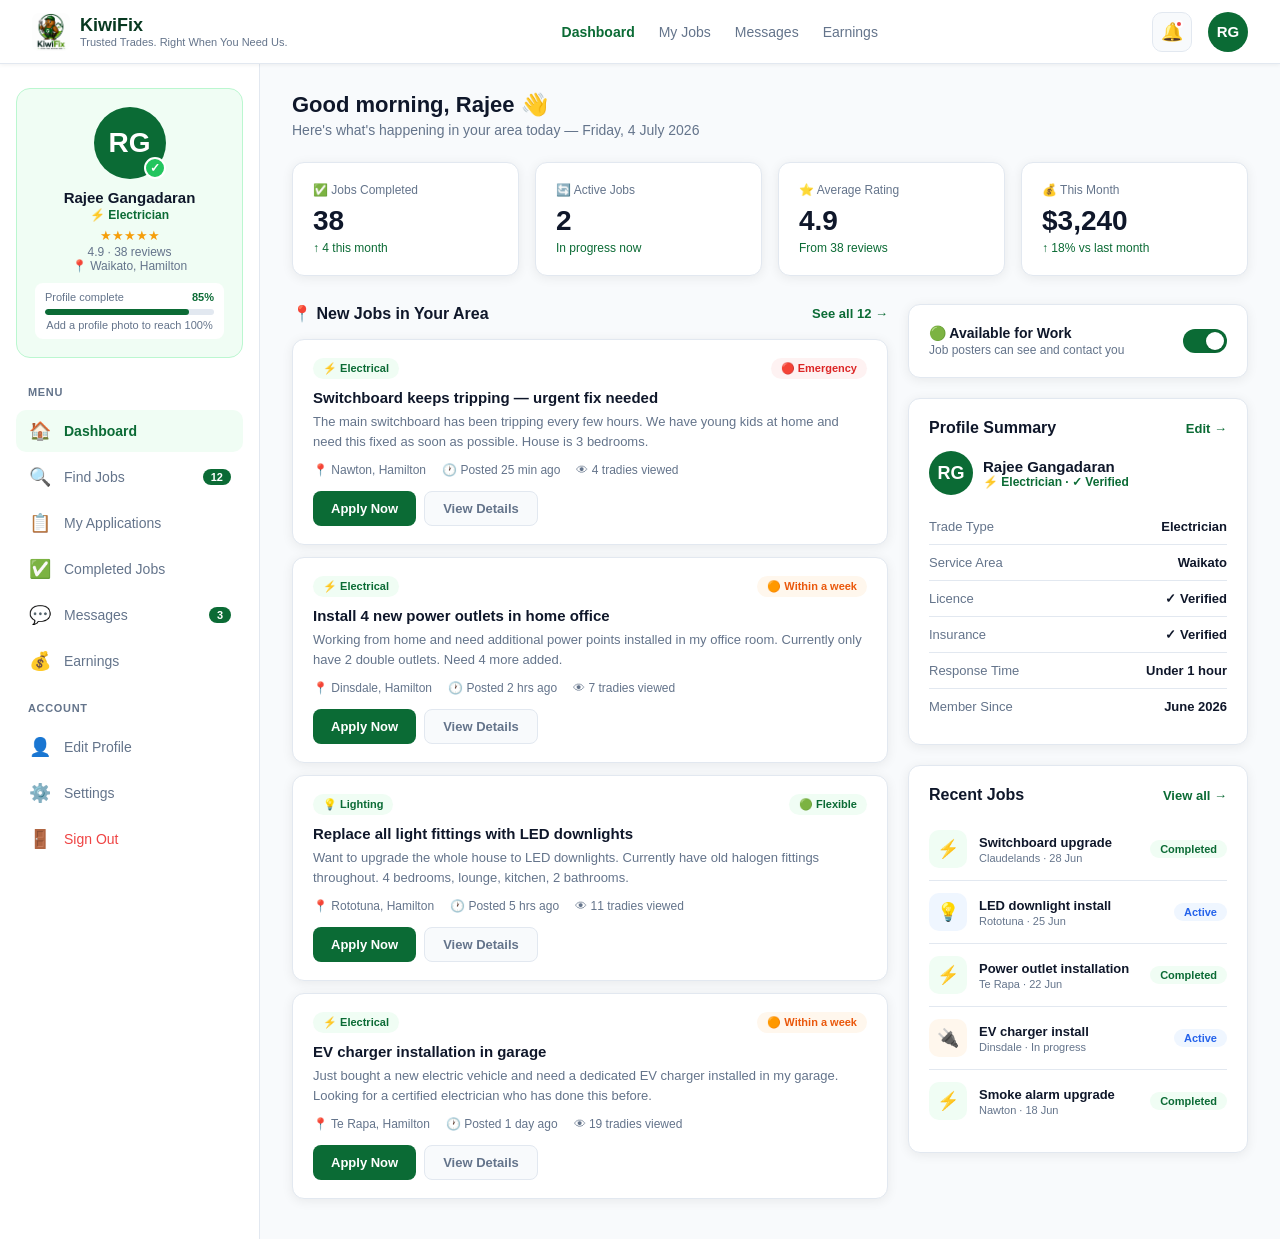
<file: tradie-dashboard.html>
<!DOCTYPE html>
<html lang="en">
<head>
  <meta charset="UTF-8"/>
  <meta name="viewport" content="width=device-width, initial-scale=1.0"/>
  <title>KiwiFix – Tradie Dashboard</title>
  <style>
    *, *::before, *::after { box-sizing: border-box; margin: 0; padding: 0; }

    :root {
      --green-dark:  #073820;
      --green:       #0B6B35;
      --green-mid:   #15803D;
      --green-light: #22C55E;
      --green-bg:    #F0FDF4;
      --green-border:#BBF7D0;
      --dark:        #0F172A;
      --muted:       #64748B;
      --border:      #E2E8F0;
      --bg:          #F8FAFC;
      --white:       #FFFFFF;
      --radius:      12px;
      --shadow:      0 2px 12px rgba(0,0,0,.07);
    }

    body { font-family: -apple-system, BlinkMacSystemFont, 'Segoe UI', sans-serif; background: var(--bg); color: var(--dark); min-height: 100vh; }

    /* ── HEADER ── */
    .db-header {
      background: var(--white); border-bottom: 1px solid var(--border);
      padding: 0 32px; height: 64px;
      display: flex; align-items: center; justify-content: space-between;
      position: sticky; top: 0; z-index: 100;
      box-shadow: 0 1px 4px rgba(0,0,0,.06);
    }
    .db-brand { display: flex; align-items: center; gap: 10px; cursor: pointer; text-decoration: none; }
    .db-brand img { width: 38px; height: 38px; border-radius: 8px; }
    .db-brand-name { font-size: 18px; font-weight: 800; color: var(--green-dark); }
    .db-brand-tag  { font-size: 11px; color: var(--muted); }
    .db-header-right { display: flex; align-items: center; gap: 16px; }
    .db-notif {
      position: relative; background: var(--bg); border: 1px solid var(--border);
      border-radius: 10px; width: 40px; height: 40px;
      display: flex; align-items: center; justify-content: center; cursor: pointer;
      font-size: 18px;
    }
    .db-notif-dot {
      position: absolute; top: 7px; right: 8px; width: 8px; height: 8px;
      background: #EF4444; border-radius: 50%; border: 2px solid var(--white);
    }
    .db-avatar {
      width: 40px; height: 40px; border-radius: 50%;
      background: var(--green); color: var(--white);
      display: flex; align-items: center; justify-content: center;
      font-weight: 700; font-size: 15px; cursor: pointer;
    }
    .db-nav-link {
      font-size: 14px; font-weight: 500; color: var(--muted);
      text-decoration: none; padding: 6px 10px; border-radius: 8px;
      transition: background .15s, color .15s;
    }
    .db-nav-link:hover { background: var(--green-bg); color: var(--green); }
    .db-nav-link.active { color: var(--green); font-weight: 600; }

    /* ── LAYOUT ── */
    .db-layout { display: grid; grid-template-columns: 260px 1fr; min-height: calc(100vh - 64px); }

    /* ── SIDEBAR ── */
    .db-sidebar {
      background: var(--white); border-right: 1px solid var(--border);
      padding: 24px 16px; display: flex; flex-direction: column; gap: 4px;
    }
    .db-sidebar-section { font-size: 11px; font-weight: 600; color: var(--muted); letter-spacing: .06em; text-transform: uppercase; padding: 16px 12px 8px; }
    .db-sidebar-item {
      display: flex; align-items: center; gap: 12px;
      padding: 10px 12px; border-radius: 10px; cursor: pointer;
      font-size: 14px; font-weight: 500; color: var(--muted);
      transition: background .15s, color .15s; text-decoration: none;
    }
    .db-sidebar-item:hover { background: var(--green-bg); color: var(--green); }
    .db-sidebar-item.active { background: var(--green-bg); color: var(--green); font-weight: 600; }
    .db-sidebar-item .icon { font-size: 18px; width: 24px; text-align: center; }
    .db-badge {
      margin-left: auto; background: var(--green); color: #fff;
      font-size: 11px; font-weight: 700; border-radius: 20px;
      padding: 2px 8px; min-width: 20px; text-align: center;
    }

    /* Profile block in sidebar */
    .db-profile-block {
      background: var(--green-bg); border: 1px solid var(--green-border);
      border-radius: 14px; padding: 18px; margin-bottom: 8px; text-align: center;
    }
    .db-profile-photo {
      width: 72px; height: 72px; border-radius: 50%; background: var(--green);
      margin: 0 auto 10px; display: flex; align-items: center; justify-content: center;
      font-size: 28px; font-weight: 700; color: #fff; position: relative;
    }
    .db-verified-badge {
      position: absolute; bottom: 0; right: 0;
      background: var(--green-light); border-radius: 50%;
      width: 22px; height: 22px; display: flex; align-items: center; justify-content: center;
      font-size: 12px; border: 2px solid var(--white);
    }
    .db-profile-name  { font-size: 15px; font-weight: 700; color: var(--dark); }
    .db-profile-trade { font-size: 12px; color: var(--green); font-weight: 600; margin: 2px 0 6px; }
    .db-profile-area  { font-size: 12px; color: var(--muted); }
    .db-stars { color: #F59E0B; font-size: 13px; margin: 6px 0 2px; }
    .db-rating-text { font-size: 12px; color: var(--muted); }
    .db-profile-complete {
      margin-top: 10px; background: var(--white); border-radius: 8px;
      padding: 8px 10px; font-size: 12px; color: var(--muted);
    }
    .db-pct-bar { height: 6px; background: var(--border); border-radius: 4px; margin: 6px 0 4px; overflow: hidden; }
    .db-pct-fill { height: 100%; background: var(--green); border-radius: 4px; width: 85%; }

    /* ── MAIN ── */
    .db-main { padding: 28px 32px; overflow-y: auto; }
    .db-greeting { margin-bottom: 24px; }
    .db-greeting h1 { font-size: 22px; font-weight: 700; color: var(--dark); }
    .db-greeting p  { font-size: 14px; color: var(--muted); margin-top: 4px; }

    /* Stats row */
    .db-stats { display: grid; grid-template-columns: repeat(4, 1fr); gap: 16px; margin-bottom: 28px; }
    .db-stat-card {
      background: var(--white); border-radius: var(--radius); padding: 20px;
      border: 1px solid var(--border); box-shadow: var(--shadow);
    }
    .db-stat-label { font-size: 12px; color: var(--muted); font-weight: 500; margin-bottom: 8px; display: flex; align-items: center; gap: 6px; }
    .db-stat-value { font-size: 28px; font-weight: 800; color: var(--dark); }
    .db-stat-sub   { font-size: 12px; color: var(--green); margin-top: 4px; font-weight: 500; }

    /* Two column grid for main content */
    .db-content-grid { display: grid; grid-template-columns: 1fr 340px; gap: 20px; }

    /* Section header */
    .db-section-header { display: flex; align-items: center; justify-content: space-between; margin-bottom: 16px; }
    .db-section-title { font-size: 16px; font-weight: 700; color: var(--dark); }
    .db-see-all { font-size: 13px; color: var(--green); font-weight: 600; cursor: pointer; text-decoration: none; }
    .db-see-all:hover { text-decoration: underline; }

    /* Job cards */
    .db-job-card {
      background: var(--white); border-radius: var(--radius);
      border: 1px solid var(--border); padding: 18px 20px; margin-bottom: 12px;
      box-shadow: var(--shadow); cursor: pointer;
      transition: border-color .15s, box-shadow .15s;
    }
    .db-job-card:hover { border-color: var(--green); box-shadow: 0 4px 16px rgba(11,107,53,.1); }
    .db-job-card-top { display: flex; align-items: flex-start; justify-content: space-between; gap: 12px; margin-bottom: 10px; }
    .db-job-cat {
      display: inline-flex; align-items: center; gap: 6px;
      background: var(--green-bg); color: var(--green);
      font-size: 11px; font-weight: 700; padding: 4px 10px; border-radius: 20px;
    }
    .db-job-urgency {
      font-size: 11px; font-weight: 600; padding: 4px 10px; border-radius: 20px;
    }
    .db-urgency-emergency { background: #FEF2F2; color: #DC2626; }
    .db-urgency-within-week { background: #FFF7ED; color: #EA580C; }
    .db-urgency-flexible { background: var(--green-bg); color: var(--green); }
    .db-job-title { font-size: 15px; font-weight: 600; color: var(--dark); margin-bottom: 6px; }
    .db-job-desc  { font-size: 13px; color: var(--muted); line-height: 1.5; margin-bottom: 12px; display: -webkit-box; -webkit-line-clamp: 2; -webkit-box-orient: vertical; overflow: hidden; }
    .db-job-meta  { display: flex; align-items: center; gap: 16px; font-size: 12px; color: var(--muted); }
    .db-job-meta span { display: flex; align-items: center; gap: 4px; }
    .db-job-actions { display: flex; gap: 8px; margin-top: 14px; }
    .db-btn-primary {
      background: var(--green); color: #fff; border: none; border-radius: 8px;
      padding: 9px 18px; font-size: 13px; font-weight: 600; cursor: pointer;
      transition: background .15s;
    }
    .db-btn-primary:hover { background: var(--green-dark); }
    .db-btn-secondary {
      background: var(--bg); color: var(--muted); border: 1px solid var(--border);
      border-radius: 8px; padding: 9px 18px; font-size: 13px; font-weight: 600; cursor: pointer;
    }
    .db-btn-secondary:hover { border-color: var(--green); color: var(--green); }

    /* Right column */
    .db-right-col { display: flex; flex-direction: column; gap: 20px; }

    /* Profile summary card */
    .db-card {
      background: var(--white); border-radius: var(--radius);
      border: 1px solid var(--border); box-shadow: var(--shadow); padding: 20px;
    }
    .db-profile-summary-row { display: flex; align-items: center; gap: 10px; margin-bottom: 14px; }
    .db-summary-avatar {
      width: 44px; height: 44px; border-radius: 50%; background: var(--green);
      display: flex; align-items: center; justify-content: center;
      font-size: 18px; font-weight: 700; color: #fff; flex-shrink: 0;
    }
    .db-summary-name  { font-size: 15px; font-weight: 700; }
    .db-summary-trade { font-size: 12px; color: var(--green); font-weight: 600; }

    .db-info-row { display: flex; justify-content: space-between; padding: 10px 0; border-bottom: 1px solid var(--border); font-size: 13px; }
    .db-info-row:last-child { border-bottom: none; }
    .db-info-label { color: var(--muted); }
    .db-info-value { font-weight: 600; color: var(--dark); text-align: right; }

    /* Recent jobs list */
    .db-recent-job { display: flex; align-items: center; gap: 12px; padding: 12px 0; border-bottom: 1px solid var(--border); }
    .db-recent-job:last-child { border-bottom: none; }
    .db-recent-icon {
      width: 38px; height: 38px; border-radius: 10px; flex-shrink: 0;
      display: flex; align-items: center; justify-content: center; font-size: 18px;
    }
    .db-recent-job-title { font-size: 13px; font-weight: 600; color: var(--dark); }
    .db-recent-job-meta  { font-size: 11px; color: var(--muted); margin-top: 2px; }
    .db-status-pill {
      margin-left: auto; font-size: 11px; font-weight: 600; padding: 3px 10px;
      border-radius: 20px; white-space: nowrap; flex-shrink: 0;
    }
    .db-status-done    { background: var(--green-bg); color: var(--green); }
    .db-status-active  { background: #EFF6FF; color: #2563EB; }
    .db-status-pending { background: #FFF7ED; color: #EA580C; }

    /* Availability toggle */
    .db-avail-row { display: flex; align-items: center; justify-content: space-between; }
    .db-avail-label { font-size: 14px; font-weight: 600; }
    .db-avail-sub   { font-size: 12px; color: var(--muted); margin-top: 2px; }
    .db-toggle { position: relative; width: 44px; height: 24px; cursor: pointer; }
    .db-toggle input { opacity: 0; width: 0; height: 0; }
    .db-toggle-track {
      position: absolute; inset: 0; background: var(--green); border-radius: 24px;
      transition: background .2s;
    }
    .db-toggle input:not(:checked) + .db-toggle-track { background: var(--border); }
    .db-toggle-thumb {
      position: absolute; top: 3px; left: 3px; width: 18px; height: 18px;
      background: #fff; border-radius: 50%; transition: transform .2s;
      box-shadow: 0 1px 3px rgba(0,0,0,.2);
    }
    .db-toggle input:checked ~ .db-toggle-thumb { transform: translateX(20px); }

    /* Empty state */
    .db-empty { text-align: center; padding: 40px 20px; color: var(--muted); font-size: 14px; }
    .db-empty-icon { font-size: 36px; margin-bottom: 12px; }
  </style>
</head>
<body>

<!-- ══════════════════════════════════════
     HEADER
══════════════════════════════════════ -->
<header class="db-header">
  <a class="db-brand" href="index.html">
    <img src="assets/logo.png" alt="KiwiFix"/>
    <div>
      <div class="db-brand-name">KiwiFix</div>
      <div class="db-brand-tag">Trusted Trades. Right When You Need Us.</div>
    </div>
  </a>

  <nav style="display:flex;gap:4px">
    <a class="db-nav-link active" href="#">Dashboard</a>
    <a class="db-nav-link" href="#">My Jobs</a>
    <a class="db-nav-link" href="#">Messages</a>
    <a class="db-nav-link" href="#">Earnings</a>
  </nav>

  <div class="db-header-right">
    <div class="db-notif">🔔<div class="db-notif-dot"></div></div>
    <div class="db-avatar" id="db-header-avatar">RG</div>
  </div>
</header>

<!-- ══════════════════════════════════════
     LAYOUT
══════════════════════════════════════ -->
<div class="db-layout">

  <!-- SIDEBAR -->
  <aside class="db-sidebar">

    <!-- Profile block -->
    <div class="db-profile-block">
      <div class="db-profile-photo">
        <span id="db-profile-initials">RG</span>
        <div class="db-verified-badge">✓</div>
      </div>
      <div class="db-profile-name" id="db-profile-name">Rajee Gangadaran</div>
      <div class="db-profile-trade" id="db-profile-trade">⚡ Electrician</div>
      <div class="db-stars" id="db-stars">★★★★★</div>
      <div class="db-rating-text" id="db-rating-text">4.9 · 38 reviews</div>
      <div class="db-profile-area" id="db-profile-area">📍 Waikato, Hamilton</div>
      <div class="db-profile-complete">
        <div style="display:flex;justify-content:space-between;font-size:11px">
          <span>Profile complete</span><span id="db-pct-text" style="color:var(--green);font-weight:700">85%</span>
        </div>
        <div class="db-pct-bar"><div class="db-pct-fill" id="db-pct-fill"></div></div>
        <div style="font-size:11px;color:var(--muted)" id="db-pct-hint">Add a profile photo to reach 100%</div>
      </div>
    </div>

    <div class="db-sidebar-section">Menu</div>

    <a class="db-sidebar-item active" href="#">
      <span class="icon">🏠</span> Dashboard
    </a>
    <a class="db-sidebar-item" href="#">
      <span class="icon">🔍</span> Find Jobs
      <span class="db-badge">12</span>
    </a>
    <a class="db-sidebar-item" href="#">
      <span class="icon">📋</span> My Applications
    </a>
    <a class="db-sidebar-item" href="#">
      <span class="icon">✅</span> Completed Jobs
    </a>
    <a class="db-sidebar-item" href="#">
      <span class="icon">💬</span> Messages
      <span class="db-badge">3</span>
    </a>
    <a class="db-sidebar-item" href="#">
      <span class="icon">💰</span> Earnings
    </a>

    <div class="db-sidebar-section">Account</div>

    <a class="db-sidebar-item" href="index.html#tradie-personal">
      <span class="icon">👤</span> Edit Profile
    </a>
    <a class="db-sidebar-item" href="#">
      <span class="icon">⚙️</span> Settings
    </a>
    <a class="db-sidebar-item" href="index.html" style="color:#EF4444">
      <span class="icon">🚪</span> Sign Out
    </a>

  </aside>

  <!-- MAIN -->
  <main class="db-main">

    <!-- Greeting -->
    <div class="db-greeting">
      <h1 id="db-greeting-name">Good morning, Rajee 👋</h1>
      <p>Here's what's happening in your area today — Friday, 4 July 2026</p>
    </div>

    <!-- Stats -->
    <div class="db-stats">
      <div class="db-stat-card">
        <div class="db-stat-label">✅ Jobs Completed</div>
        <div class="db-stat-value" id="stat-jobs-completed">38</div>
        <div class="db-stat-sub" id="stat-jobs-completed-sub">↑ 4 this month</div>
      </div>
      <div class="db-stat-card">
        <div class="db-stat-label">🔄 Active Jobs</div>
        <div class="db-stat-value" id="stat-active-jobs">2</div>
        <div class="db-stat-sub" id="stat-active-jobs-sub">In progress now</div>
      </div>
      <div class="db-stat-card">
        <div class="db-stat-label">⭐ Average Rating</div>
        <div class="db-stat-value" id="stat-avg-rating">4.9</div>
        <div class="db-stat-sub" id="stat-avg-rating-sub">From 38 reviews</div>
      </div>
      <div class="db-stat-card">
        <div class="db-stat-label">💰 This Month</div>
        <div class="db-stat-value" id="stat-month-earnings">$3,240</div>
        <div class="db-stat-sub" id="stat-month-earnings-sub">↑ 18% vs last month</div>
      </div>
    </div>

    <!-- Main content grid -->
    <div class="db-content-grid">

      <!-- LEFT: Jobs in area -->
      <div>
        <div class="db-section-header">
          <div class="db-section-title">📍 New Jobs in Your Area</div>
          <a class="db-see-all" href="#">See all 12 →</a>
        </div>

        <!-- Job 1 -->
        <div class="db-job-card">
          <div class="db-job-card-top">
            <span class="db-job-cat">⚡ Electrical</span>
            <span class="db-job-urgency db-urgency-emergency">🔴 Emergency</span>
          </div>
          <div class="db-job-title">Switchboard keeps tripping — urgent fix needed</div>
          <div class="db-job-desc">The main switchboard has been tripping every few hours. We have young kids at home and need this fixed as soon as possible. House is 3 bedrooms.</div>
          <div class="db-job-meta">
            <span>📍 Nawton, Hamilton</span>
            <span>🕐 Posted 25 min ago</span>
            <span>👁 4 tradies viewed</span>
          </div>
          <div class="db-job-actions">
            <button class="db-btn-primary">Apply Now</button>
            <button class="db-btn-secondary">View Details</button>
          </div>
        </div>

        <!-- Job 2 -->
        <div class="db-job-card">
          <div class="db-job-card-top">
            <span class="db-job-cat">⚡ Electrical</span>
            <span class="db-job-urgency db-urgency-within-week">🟠 Within a week</span>
          </div>
          <div class="db-job-title">Install 4 new power outlets in home office</div>
          <div class="db-job-desc">Working from home and need additional power points installed in my office room. Currently only have 2 double outlets. Need 4 more added.</div>
          <div class="db-job-meta">
            <span>📍 Dinsdale, Hamilton</span>
            <span>🕐 Posted 2 hrs ago</span>
            <span>👁 7 tradies viewed</span>
          </div>
          <div class="db-job-actions">
            <button class="db-btn-primary">Apply Now</button>
            <button class="db-btn-secondary">View Details</button>
          </div>
        </div>

        <!-- Job 3 -->
        <div class="db-job-card">
          <div class="db-job-card-top">
            <span class="db-job-cat">💡 Lighting</span>
            <span class="db-job-urgency db-urgency-flexible">🟢 Flexible</span>
          </div>
          <div class="db-job-title">Replace all light fittings with LED downlights</div>
          <div class="db-job-desc">Want to upgrade the whole house to LED downlights. Currently have old halogen fittings throughout. 4 bedrooms, lounge, kitchen, 2 bathrooms.</div>
          <div class="db-job-meta">
            <span>📍 Rototuna, Hamilton</span>
            <span>🕐 Posted 5 hrs ago</span>
            <span>👁 11 tradies viewed</span>
          </div>
          <div class="db-job-actions">
            <button class="db-btn-primary">Apply Now</button>
            <button class="db-btn-secondary">View Details</button>
          </div>
        </div>

        <!-- Job 4 -->
        <div class="db-job-card">
          <div class="db-job-card-top">
            <span class="db-job-cat">⚡ Electrical</span>
            <span class="db-job-urgency db-urgency-within-week">🟠 Within a week</span>
          </div>
          <div class="db-job-title">EV charger installation in garage</div>
          <div class="db-job-desc">Just bought a new electric vehicle and need a dedicated EV charger installed in my garage. Looking for a certified electrician who has done this before.</div>
          <div class="db-job-meta">
            <span>📍 Te Rapa, Hamilton</span>
            <span>🕐 Posted 1 day ago</span>
            <span>👁 19 tradies viewed</span>
          </div>
          <div class="db-job-actions">
            <button class="db-btn-primary">Apply Now</button>
            <button class="db-btn-secondary">View Details</button>
          </div>
        </div>

      </div>

      <!-- RIGHT COLUMN -->
      <div class="db-right-col">

        <!-- Availability toggle -->
        <div class="db-card">
          <div class="db-avail-row">
            <div>
              <div class="db-avail-label">🟢 Available for Work</div>
              <div class="db-avail-sub">Job posters can see and contact you</div>
            </div>
            <label class="db-toggle">
              <input type="checkbox" checked onchange="toggleAvail(this)"/>
              <div class="db-toggle-track"></div>
              <div class="db-toggle-thumb"></div>
            </label>
          </div>
        </div>

        <!-- Profile summary -->
        <div class="db-card">
          <div class="db-section-header" style="margin-bottom:14px">
            <div class="db-section-title">Profile Summary</div>
            <a class="db-see-all" href="index.html#tradie-personal">Edit →</a>
          </div>

          <div class="db-profile-summary-row">
            <div class="db-summary-avatar" id="db-summary-avatar">RG</div>
            <div>
              <div class="db-summary-name" id="db-summary-name">Rajee Gangadaran</div>
              <div class="db-summary-trade" id="db-summary-trade">⚡ Electrician · ✓ Verified</div>
            </div>
          </div>

          <div class="db-info-row"><span class="db-info-label">Trade Type</span><span class="db-info-value" id="db-info-trade">Electrician</span></div>
          <div class="db-info-row"><span class="db-info-label">Service Area</span><span class="db-info-value" id="db-info-area">Waikato</span></div>
          <div class="db-info-row"><span class="db-info-label">Licence</span><span class="db-info-value" id="db-info-licence">✓ Verified</span></div>
          <div class="db-info-row"><span class="db-info-label">Insurance</span><span class="db-info-value" id="db-info-insurance">✓ Verified</span></div>
          <div class="db-info-row"><span class="db-info-label">Response Time</span><span class="db-info-value" id="db-info-response">Under 1 hour</span></div>
          <div class="db-info-row"><span class="db-info-label">Member Since</span><span class="db-info-value" id="db-info-member-since">June 2026</span></div>
        </div>

        <!-- Recent jobs -->
        <div class="db-card">
          <div class="db-section-header" style="margin-bottom:14px">
            <div class="db-section-title">Recent Jobs</div>
            <a class="db-see-all" href="#" id="db-recent-jobs-see-all">View all →</a>
          </div>

          <div id="db-recent-jobs-list">
          <div class="db-recent-job">
            <div class="db-recent-icon" style="background:#F0FDF4">⚡</div>
            <div>
              <div class="db-recent-job-title">Switchboard upgrade</div>
              <div class="db-recent-job-meta">Claudelands · 28 Jun</div>
            </div>
            <span class="db-status-pill db-status-done">Completed</span>
          </div>

          <div class="db-recent-job">
            <div class="db-recent-icon" style="background:#EFF6FF">💡</div>
            <div>
              <div class="db-recent-job-title">LED downlight install</div>
              <div class="db-recent-job-meta">Rototuna · 25 Jun</div>
            </div>
            <span class="db-status-pill db-status-active">Active</span>
          </div>

          <div class="db-recent-job">
            <div class="db-recent-icon" style="background:#F0FDF4">⚡</div>
            <div>
              <div class="db-recent-job-title">Power outlet installation</div>
              <div class="db-recent-job-meta">Te Rapa · 22 Jun</div>
            </div>
            <span class="db-status-pill db-status-done">Completed</span>
          </div>

          <div class="db-recent-job">
            <div class="db-recent-icon" style="background:#FFF7ED">🔌</div>
            <div>
              <div class="db-recent-job-title">EV charger install</div>
              <div class="db-recent-job-meta">Dinsdale · In progress</div>
            </div>
            <span class="db-status-pill db-status-active">Active</span>
          </div>

          <div class="db-recent-job">
            <div class="db-recent-icon" style="background:#F0FDF4">⚡</div>
            <div>
              <div class="db-recent-job-title">Smoke alarm upgrade</div>
              <div class="db-recent-job-meta">Nawton · 18 Jun</div>
            </div>
            <span class="db-status-pill db-status-done">Completed</span>
          </div>
          </div>

        </div>

      </div>
    </div><!-- end content grid -->

  </main>
</div>

<script>
  // Pull in real data from tradie registration (set by completeTradieOnboarding() in app.js).
  // Falls back to the demo persona above if a tradie hasn't registered yet (e.g. direct visit).
  (function hydrateFromRegistration() {
    const raw = localStorage.getItem('kiwifix_tradie_profile');
    if (!raw) return;
    let data;
    try { data = JSON.parse(raw); } catch (e) { return; }

    const fullName = [data.firstName, data.lastName].filter(Boolean).join(' ') || 'there';
    const initials = ((data.firstName || '')[0] || '') + ((data.lastName || '')[0] || '') || 'T';
    const tradeIcons = { Plumber:'🔧', Electrician:'⚡', Builder:'🏗️', Painter:'🎨', Gardener:'🌿', Cleaner:'🧹', Roofer:'🏠', Tiler:'🪟', Other:'⚙️' };
    const primaryTrade = (data.tradeTypes && data.tradeTypes[0]) || 'Tradie';
    const tradeLabel = (tradeIcons[primaryTrade] || '🔧') + ' ' + primaryTrade;
    const areaLabel = [data.region, data.areas && data.areas[0]].filter(Boolean).join(', ') || 'Not set yet';

    document.getElementById('db-header-avatar').textContent = initials.toUpperCase();
    document.getElementById('db-summary-avatar').textContent = initials.toUpperCase();
    document.getElementById('db-profile-initials').textContent = initials.toUpperCase();
    document.getElementById('db-profile-name').textContent = fullName;
    document.getElementById('db-summary-name').textContent = fullName;
    document.getElementById('db-profile-trade').textContent = tradeLabel;
    document.getElementById('db-summary-trade').textContent = tradeLabel + ' · Pending Verification';
    document.getElementById('db-profile-area').textContent = '📍 ' + areaLabel;

    const hour = new Date().getHours();
    const greeting = hour < 12 ? 'Good morning' : hour < 18 ? 'Good afternoon' : 'Good evening';
    document.getElementById('db-greeting-name').textContent = greeting + ', ' + (data.firstName || fullName) + ' 👋';

    // Brand-new tradie — no reviews yet
    document.getElementById('db-stars').textContent = '☆☆☆☆☆';
    document.getElementById('db-rating-text').textContent = 'New tradie · No reviews yet';

    // Profile completeness carried over from registration progress
    const pct = typeof data.profilePct === 'number' ? data.profilePct : 100;
    document.getElementById('db-pct-text').textContent = pct + '%';
    document.getElementById('db-pct-fill').style.width = pct + '%';
    document.getElementById('db-pct-hint').textContent = pct >= 100
      ? 'Your profile is complete!'
      : 'Finish your profile to unlock more jobs.';

    // Stats — fresh account, nothing completed yet
    document.getElementById('stat-jobs-completed').textContent = data.jobsCompleted || 0;
    document.getElementById('stat-jobs-completed-sub').textContent = 'Get your first job done!';
    document.getElementById('stat-active-jobs').textContent = data.activeJobs || 0;
    document.getElementById('stat-active-jobs-sub').textContent = 'None yet';
    document.getElementById('stat-avg-rating').textContent = data.avgRating == null ? '—' : data.avgRating;
    document.getElementById('stat-avg-rating-sub').textContent = 'No reviews yet';
    document.getElementById('stat-month-earnings').textContent = '$' + (data.monthEarnings || 0).toLocaleString();
    document.getElementById('stat-month-earnings-sub').textContent = 'No earnings yet';

    // Profile summary card
    document.getElementById('db-info-trade').textContent = (data.tradeTypes && data.tradeTypes.join(', ')) || primaryTrade;
    document.getElementById('db-info-area').textContent = areaLabel;
    document.getElementById('db-info-licence').textContent = 'Pending Verification';
    document.getElementById('db-info-insurance').textContent = 'Pending Verification';
    document.getElementById('db-info-response').textContent = 'New tradie';
    document.getElementById('db-info-member-since').textContent = data.memberSince || '';

    // Recent jobs — empty state for a fresh profile
    const list = document.getElementById('db-recent-jobs-list');
    if (list && (!data.recentJobs || data.recentJobs.length === 0)) {
      list.innerHTML = '<p style="color:#94a3b8;font-size:14px;padding:8px 0">No jobs yet — apply to jobs in your area to get started!</p>';
    }
    const seeAll = document.getElementById('db-recent-jobs-see-all');
    if (seeAll) seeAll.style.display = 'none';
  })();

  function toggleAvail(checkbox) {
    const label = checkbox.closest('.db-card').querySelector('.db-avail-label');
    if (checkbox.checked) {
      label.textContent = '🟢 Available for Work';
    } else {
      label.textContent = '🔴 Not Available';
    }
  }
</script>

</body>
</html>
</file>
<file: styles.css>
/* ============================================================
   KIWIFIX – DESIGN SYSTEM
   ============================================================ */
*, *::before, *::after { box-sizing: border-box; margin: 0; padding: 0; }

:root {
  --green-dark: #073820;
  --green:       #0B6B35;
  --green-mid:   #15803D;
  --green-light: #22C55E;
  --green-bg:    #F0FDF4;
  --green-border:#BBF7D0;
  --dark:        #0F172A;
  --text:        #1E293B;
  --muted:       #64748B;
  --border:      #E2E8F0;
  --bg:          #F6FAF8;
  --white:       #FFFFFF;
  --shadow:      0 4px 24px rgba(0,0,0,.07);
  --shadow-lg:   0 12px 40px rgba(0,0,0,.12);
  --radius:      16px;
  --radius-sm:   10px;
}

body {
  font-family: 'Inter', system-ui, sans-serif;
  background: var(--bg);
  color: var(--text);
  font-size: 15px;
  line-height: 1.5;
  -webkit-font-smoothing: antialiased;
}

button, input, select, textarea { font: inherit; outline: none; }
img { display: block; max-width: 100%; }
a { text-decoration: none; }

/* ============================================================
   PAGES
   ============================================================ */
.page { display: none; min-height: 100vh; flex-direction: column; }
.page.active { display: flex; }
.app-page { background: var(--bg); }

/* ============================================================
   LANDING
   ============================================================ */
.landing-page    { position: relative; width: 100%; height: 100vh; overflow: hidden; background: #041F12; }
.landing-bg      { position: absolute; inset: 0; width: 100%; height: 100%; object-fit: cover; z-index: 0; }
.landing-header  { position: absolute; top: 0; left: 0; right: 0; z-index: 10; background: rgba(255,255,255,.93); backdrop-filter: blur(6px); }
.landing-nz-badge {
  background: #fff; border: 1.5px solid #e2e8f0; border-radius: 20px;
  padding: 7px 14px; font-size: 13px; font-weight: 600; color: var(--green-dark); white-space: nowrap;
}

/* Cards: absolutely positioned, bottom-left over the landscape photo */
.landing-cards {
  position: absolute;
  left: 80px; bottom: 220px;
  width: 40%;
  z-index: 4;
  display: grid; grid-template-columns: 1fr 1fr; gap: 40px;
}
.landing-card {
  background: #fff; border-radius: 16px; cursor: pointer;
  box-shadow: 0 4px 20px rgba(0,0,0,.18); overflow: hidden;
  display: flex; flex-direction: column; align-items: center;
  padding: 0 0 16px; border: 2px solid transparent; text-align: center;
  transition: transform .18s, box-shadow .18s, border-color .18s;
}
.landing-card:hover { transform: translateY(-10px); box-shadow: 0 10px 32px rgba(11,107,53,.25); border-color: var(--green); }
.landing-card img { width: 100%; height: auto; display: block; margin: 0 0 12px; }
.landing-card-btn {
  background: var(--green); color: #fff; border: none; border-radius: 20px;
  padding: 11px 0; font-size: 15px; font-weight: 700;
  cursor: pointer; width: calc(100% - 28px); pointer-events: none;
}
.landing-card:hover .landing-card-btn { background: var(--green-dark); }

/* Trust bar: sits just below the cards */
.landing-trust {
  position: absolute;
  left: 40px; bottom: -80px;
  width: 45%;
  z-index: 8;
}
.landing-trust img { width: 100%; display: block; border-radius: 20px; }

/* "Kiwis supporting Kiwis" banner — adjust left/bottom/width here to
   reposition or resize it. `width` is a % of the hero section, so the
   image scales with it (height is automatic, keeping its aspect ratio). */
.landing-kiwi-support {
  position: absolute;
  left: 900px; bottom: -100px;
  width: 40%;
  z-index: 10;
}
.landing-kiwi-support img { width: 100%; height: auto; display: block; border-radius: 10px; }

/* ============================================================
   APP HEADER
   ============================================================ */
.app-header {
  background: var(--white);
  border-bottom: 1px solid var(--border);
  padding: 0 28px;
  height: 66px;
  display: flex;
  align-items: center;
  justify-content: space-between;
  gap: 20px;
  flex-shrink: 0;
  position: sticky;
  top: 0;
  z-index: 100;
  box-shadow: 0 1px 3px rgba(0,0,0,.04);
  transition: clip-path .3s ease;
  clip-path: inset(0 0 0 0); /* fully visible: nothing clipped */
}
/* Hiding: the bottom edge rises up like a shade being pulled up over the bar,
   until the whole thing is covered. Reappearing reverses it (shade drops
   back down). Anchored at the top so it never moves position, only what's
   visible changes. */
.app-header.header-hidden { clip-path: inset(0 0 100% 0); }
.brand { display: flex; align-items: center; gap: 10px; cursor: pointer; flex-shrink: 0; }
.brand-logo {
  width: 40px; height: 40px; border-radius: 50%;
  background: var(--green); overflow: hidden;
  display: flex; align-items: center; justify-content: center;
}
.brand-logo img { width: 100%; height: 100%; object-fit: cover; }
.brand-logo.sm { width: 30px; height: 30px; }
.brand-name { font-size: 18px; font-weight: 900; color: var(--dark); }
.brand-tag  { font-size: 11px; color: var(--muted); }

.header-nav { display: flex; align-items: center; gap: 2px; }
.header-nav button {
  background: none; border: none; padding: 8px 12px; font-size: 13px;
  font-weight: 600; color: var(--text); cursor: pointer; border-radius: 8px; transition: .15s;
}
.header-nav button:hover { background: var(--green-bg); color: var(--green); }
.header-nav .nav-active { color: var(--green); border-bottom: 2px solid var(--green); border-radius: 0; }

.header-right { display: flex; align-items: center; gap: 12px; flex-shrink: 0; }
.location-pill {
  display: flex; align-items: center; gap: 6px; font-size: 13px;
  font-weight: 600; padding: 7px 13px; border: 1px solid var(--border);
  border-radius: 8px; cursor: pointer; background: white; color: var(--text);
}
.btn-login {
  background: var(--green); color: white; border: none;
  border-radius: var(--radius-sm); padding: 10px 20px;
  font-size: 14px; font-weight: 700; cursor: pointer; transition: .15s;
}
.btn-login:hover { background: var(--green-mid); }

/* Header stepper (compact, inside header) */
.header-stepper { display: flex; align-items: center; gap: 6px; font-size: 13px; }
.hs-item { font-weight: 700; color: var(--muted); white-space: nowrap; }
.hs-item.done { color: var(--green); }
.hs-item.active { color: var(--dark); }
.hs-line { width: 32px; height: 2px; background: var(--border); border-radius: 1px; }
.hs-line.done { background: var(--green); }

.btn-back-header {
  background: none; border: none; cursor: pointer; font-size: 15px;
  font-weight: 700; color: var(--dark); padding: 8px 12px;
  border-radius: 8px; flex-shrink: 0;
}
.btn-back-header:hover { background: var(--bg); }

/* ============================================================
   PAGE BODY
   ============================================================ */
.page-body { padding: 32px 28px; width: 100%; max-width: 1400px; margin: 0 auto; }
.page-title { font-size: 28px; font-weight: 900; color: var(--dark); margin-bottom: 6px; }
.page-sub   { font-size: 15px; color: var(--muted); }

/* Trust badge inline */
.trust-badge-inline {
  display: inline-flex; align-items: center; gap: 7px; margin-bottom: 14px;
  background: var(--green-bg); border: 1px solid var(--green-border);
  color: var(--green); font-size: 13px; font-weight: 600;
  padding: 7px 13px; border-radius: 8px;
}

/* Stepper (page-level) */
.stepper { display: flex; align-items: center; gap: 0; margin: 20px 0 28px; }
.step-item { display: flex; align-items: center; gap: 8px; font-size: 14px; font-weight: 600; color: var(--muted); }
.step-circle {
  width: 30px; height: 30px; border-radius: 50%; border: 2px solid var(--border);
  display: flex; align-items: center; justify-content: center; font-size: 13px; font-weight: 800;
  background: white; flex-shrink: 0;
}
.step-item.done .step-circle { background: var(--green); border-color: var(--green); color: white; }
.step-item.done { color: var(--green); }
.step-item.active .step-circle { background: var(--green); border-color: var(--green); color: white; }
.step-item.active { color: var(--dark); font-weight: 700; }
.step-line { flex: 1; height: 2px; background: var(--border); min-width: 28px; }

/* ============================================================
   FORM CARD (white container)
   ============================================================ */
.form-card {
  background: var(--white);
  border: 1px solid var(--border);
  border-radius: var(--radius);
  padding: 28px;
  box-shadow: var(--shadow);
}
.form-section-label { font-size: 15px; font-weight: 800; color: var(--dark); margin-bottom: 14px; }

/* How It Works page */
.how-it-works-grid { display: grid; grid-template-columns: 1fr 1fr; gap: 24px; align-items: start; }
.how-it-works-col { display: flex; flex-direction: column; }
.hiw-col-title { font-size: 20px; font-weight: 900; color: var(--dark); margin-bottom: 6px; }
.hiw-step { display: flex; gap: 14px; margin-bottom: 18px; }
.hiw-step-num {
  flex-shrink: 0; width: 28px; height: 28px; border-radius: 50%;
  background: var(--green); color: #fff; font-weight: 800; font-size: 13px;
  display: flex; align-items: center; justify-content: center;
}
.hiw-step strong { display: block; font-size: 14.5px; color: var(--dark); margin-bottom: 3px; }
.hiw-step p { margin: 0; font-size: 13.5px; color: var(--muted); line-height: 1.55; }
@media (max-width: 860px) {
  .how-it-works-grid { grid-template-columns: 1fr; }
}
.optional-tag { font-size: 13px; font-weight: 500; color: var(--muted); }
.form-row-2 { display: grid; grid-template-columns: 1fr 1fr; gap: 14px; margin-bottom: 16px; }
.field-group { margin-bottom: 14px; }
.field-label { display: block; font-size: 12px; font-weight: 700; color: var(--muted); margin-bottom: 6px; text-transform: uppercase; letter-spacing: .04em; }

/* Select wrap */
.select-wrap { position: relative; }
.select-wrap .sel-icon { position: absolute; left: 12px; top: 50%; transform: translateY(-50%); font-size: 16px; pointer-events: none; z-index: 1; }
.form-select {
  width: 100%; border: 1.5px solid var(--border); border-radius: var(--radius-sm);
  padding: 11px 14px 11px 38px; font-size: 15px; color: var(--dark);
  background: white; cursor: pointer; appearance: none;
  background-image: url("data:image/svg+xml,%3Csvg xmlns='http://www.w3.org/2000/svg' width='12' height='8' viewBox='0 0 12 8'%3E%3Cpath d='M1 1l5 5 5-5' stroke='%2364748B' stroke-width='1.5' fill='none'/%3E%3C/svg%3E");
  background-repeat: no-repeat; background-position: right 12px center;
  transition: .15s;
}
.form-select:focus { border-color: var(--green); box-shadow: 0 0 0 3px rgba(11,107,53,.1); }
.select-wrap.sm .form-select { padding: 9px 14px 9px 36px; font-size: 14px; }

/* Input wrap */
.input-icon-wrap { position: relative; }
.input-icon-wrap .inp-icon { position: absolute; left: 12px; top: 50%; transform: translateY(-50%); font-size: 16px; pointer-events: none; z-index: 1; }
.form-input {
  width: 100%; border: 1.5px solid var(--border); border-radius: var(--radius-sm);
  padding: 11px 14px 11px 40px; font-size: 15px; color: var(--dark); background: white; transition: .15s;
}
.form-input:focus { border-color: var(--green); box-shadow: 0 0 0 3px rgba(11,107,53,.1); outline: none; }
.form-input::placeholder { color: #94a3b8; }

/* Textarea */
.form-textarea {
  width: 100%; border: 1.5px solid var(--border); border-radius: var(--radius-sm);
  padding: 11px 14px; font-size: 15px; color: var(--dark); background: white;
  min-height: 100px; resize: vertical; transition: .15s;
}
.form-textarea:focus { border-color: var(--green); box-shadow: 0 0 0 3px rgba(11,107,53,.1); outline: none; }
.form-textarea::placeholder { color: #94a3b8; }
.char-count { text-align: right; font-size: 12px; color: var(--muted); margin-top: 4px; }

/* Tip inline */
.tip-inline {
  display: flex; gap: 8px; background: #FEFCE8; border: 1px solid #FDE68A;
  border-radius: var(--radius-sm); padding: 10px 14px; font-size: 13px; color: #78350F; margin-top: 8px;
}

/* Upload */
.upload-row { display: grid; grid-template-columns: 1fr 1fr; gap: 14px; margin-bottom: 20px; }
.upload-box {
  border: 2px dashed var(--border); border-radius: var(--radius-sm);
  padding: 22px 16px; text-align: center; cursor: pointer;
  transition: .15s; color: var(--muted);
}
.upload-box:hover { border-color: var(--green); background: var(--green-bg); }
.ub-icon { font-size: 26px; margin-bottom: 8px; }
.ub-title { font-size: 14px; font-weight: 700; color: var(--dark); }
.ub-sub   { font-size: 12px; color: var(--muted); margin-top: 4px; }

/* 3-column grid */
.three-col-grid { display: grid; grid-template-columns: 1fr 1fr 1fr; gap: 18px; margin-top: 8px; }
.mini-section { border: 1.5px solid var(--border); border-radius: 14px; padding: 18px; }
.mini-title { font-size: 14px; font-weight: 800; color: var(--dark); margin-bottom: 14px; }
.location-hint { font-size: 12px; color: var(--muted); margin-top: 8px; display: flex; align-items: center; gap: 4px; }

/* Urgency options */
.urgency-opts { display: flex; flex-direction: column; gap: 8px; }
.urgency-opt {
  display: flex; align-items: center; justify-content: space-between;
  padding: 10px 12px; border: 1.5px solid var(--border); border-radius: var(--radius-sm);
  cursor: pointer; background: white; transition: .15s; text-align: left; width: 100%;
}
.urgency-opt:hover { border-color: var(--green); }
.urgency-opt.active { border-color: var(--green); background: var(--green-bg); }
.uo-left { display: flex; align-items: center; gap: 10px; }
.uo-icon { width: 30px; height: 30px; border-radius: 8px; background: var(--bg); display: flex; align-items: center; justify-content: center; font-size: 14px; flex-shrink: 0; }
.urgency-opt.active .uo-icon { background: var(--green); }
.uo-name { font-size: 13px; font-weight: 700; color: var(--dark); }
.uo-desc { font-size: 11px; color: var(--muted); }
.urgency-opt.active .uo-name { color: var(--green); }
.uo-radio {
  width: 16px; height: 16px; border-radius: 50%; border: 2px solid var(--border);
  flex-shrink: 0; transition: .15s;
}
.uo-radio.filled { border-color: var(--green); background: var(--green); box-shadow: inset 0 0 0 3px white; }
.urgency-opt.active .uo-radio { border-color: var(--green); background: var(--green); box-shadow: inset 0 0 0 3px white; }

/* Contact options */
.contact-opts { display: flex; flex-direction: column; gap: 8px; }
.contact-opt {
  display: flex; align-items: center; justify-content: space-between;
  padding: 10px 12px; border: 1.5px solid var(--border); border-radius: var(--radius-sm);
  cursor: pointer; background: white; transition: .15s; text-align: left; width: 100%;
}
.contact-opt:hover { border-color: var(--green); }
.contact-opt.active { border-color: var(--green); background: var(--green-bg); }
.co-left { display: flex; align-items: center; gap: 8px; }
.co-icon { font-size: 18px; }
.co-name { font-size: 13px; font-weight: 700; color: var(--dark); }
.co-desc { font-size: 11px; color: var(--muted); }
.contact-opt.active .co-name { color: var(--green); }
.co-check {
  width: 18px; height: 18px; border-radius: 50%; border: 2px solid var(--border);
  flex-shrink: 0; font-size: 10px; color: transparent; display: flex; align-items: center; justify-content: center;
}
.co-check.filled { background: var(--green); border-color: var(--green); color: white; font-weight: 900; }
.contact-opt.active .co-check { background: var(--green); border-color: var(--green); color: white; font-weight: 900; }

/* Buttons */
.btn-next-full {
  width: 100%; background: linear-gradient(180deg, #1a8a47, var(--green));
  color: white; border: none; border-radius: var(--radius-sm);
  padding: 15px; font-size: 16px; font-weight: 800; cursor: pointer;
  margin-top: 24px; transition: .15s;
}
.btn-next-full:hover { background: linear-gradient(180deg, #22a055, var(--green-mid)); }
.btn-next {
  background: linear-gradient(180deg, #1a8a47, var(--green));
  color: white; border: none; border-radius: var(--radius-sm);
  padding: 13px 24px; font-size: 15px; font-weight: 800; cursor: pointer; transition: .15s;
}
.btn-next:hover { background: linear-gradient(180deg, #22a055, var(--green-mid)); }
.btn-back {
  background: white; color: var(--dark); border: 1.5px solid var(--border);
  border-radius: var(--radius-sm); padding: 12px 22px; font-size: 15px;
  font-weight: 700; cursor: pointer; transition: .15s;
}
.btn-back:hover { background: var(--bg); }
.btn-outline {
  background: white; color: var(--green); border: 1.5px solid var(--green);
  border-radius: var(--radius-sm); padding: 9px 18px; font-size: 14px;
  font-weight: 700; cursor: pointer; transition: .15s;
}
.btn-outline:hover { background: var(--green-bg); }
.btn-green-sm {
  background: var(--green); color: white; border: none;
  border-radius: var(--radius-sm); padding: 9px 18px; font-size: 14px;
  font-weight: 700; cursor: pointer; transition: .15s;
}
.btn-green-sm:hover { background: var(--green-mid); }
.form-nav-row { display: flex; justify-content: space-between; align-items: center; margin-top: 24px; gap: 12px; }

/* ============================================================
   JOB LAYOUT (Step 1 sidebar)
   ============================================================ */
.job-layout { display: grid; grid-template-columns: 1fr 320px; gap: 24px; align-items: start; }
.job-sidebar { display: flex; flex-direction: column; gap: 18px; position: sticky; top: 90px; }
.sidebar-card {
  background: white; border: 1px solid var(--border); border-radius: var(--radius);
  padding: 20px; box-shadow: var(--shadow);
}
.sc-title { font-size: 15px; font-weight: 800; color: var(--dark); margin-bottom: 14px; }
.sc-row { display: flex; justify-content: space-between; align-items: flex-start; padding: 8px 0; }
.sc-label { font-size: 12px; color: var(--muted); font-weight: 600; }
.sc-val, .sc-val-cat { font-size: 14px; font-weight: 600; color: var(--dark); text-align: right; }
.sc-val.muted { color: var(--muted); font-weight: 500; }
.sc-val-cat { display: flex; align-items: center; gap: 4px; }
.cat-icon { font-size: 16px; }
.sc-divider { height: 1px; background: var(--bg); margin: 0; }
.howworks { background: #FFFBEB; }
.hw-step { display: flex; align-items: flex-start; gap: 10px; padding: 8px 0; }
.hw-num { width: 22px; height: 22px; border-radius: 50%; background: var(--green); color: white; font-size: 11px; font-weight: 900; display: flex; align-items: center; justify-content: center; flex-shrink: 0; margin-top: 2px; }
.hw-t { font-size: 13px; font-weight: 700; }
.hw-s { font-size: 12px; color: var(--muted); }
.safehands { background: #F0FDF4; border-color: var(--green-border); }
.sh-title { font-size: 14px; font-weight: 800; color: var(--green); margin-bottom: 10px; }
.sh-item { font-size: 13px; font-weight: 600; color: #047136; padding: 3px 0; }
.nz-map-mini { display: flex; justify-content: center; margin-top: 10px; }

/* ============================================================
   YOUR DETAILS (Step 2)
   ============================================================ */
.details-layout { display: grid; grid-template-columns: 1fr 280px; gap: 24px; align-items: start; }

/* OTP row */
.otp-send-row { display: flex; gap: 10px; align-items: stretch; }
.otp-send-row .flex1 { flex: 1; }
.btn-otp-send {
  background: var(--green); color: white; border: none; border-radius: var(--radius-sm);
  padding: 11px 18px; font-size: 14px; font-weight: 700; cursor: pointer; white-space: nowrap; flex-shrink: 0;
}
.otp-success { display: flex; align-items: center; gap: 6px; color: var(--green); font-size: 13px; font-weight: 600; margin-top: 6px; }
.otp-inputs-row { display: flex; gap: 8px; margin: 12px 0; }
.otp-box {
  width: 46px; height: 52px; border: 1.5px solid var(--border); border-radius: var(--radius-sm);
  text-align: center; font-size: 20px; font-weight: 800; color: var(--dark); background: white;
}
.otp-box:focus { border-color: var(--green); box-shadow: 0 0 0 3px rgba(11,107,53,.1); outline: none; }
.otp-box.filled { border-color: var(--green); background: var(--green-bg); }
.otp-box.otp-verified { border-color: var(--green); background: var(--green); color: white; }
.otp-verified-msg { display:flex; align-items:center; gap:8px; color:#166534; font-size:14px; font-weight:700; background:#f0fdf4; border:1px solid #bbf7d0; border-radius:8px; padding:10px 14px; margin-bottom:16px; }
.otp-btn-waiting { opacity: 0.45; cursor: not-allowed !important; }
.resend-line { font-size: 13px; color: var(--muted); }
.green-text { color: var(--green); font-weight: 700; }

/* Toggle switch */
.toggle-switch { position: relative; width: 46px; height: 26px; flex-shrink: 0; cursor: pointer; }
.toggle-switch input { opacity: 0; width: 0; height: 0; position: absolute; }
.toggle-track {
  position: absolute; inset: 0; background: #CBD5E1; border-radius: 999px;
  cursor: pointer; transition: .3s; display: block;
}
.toggle-switch input:checked + .toggle-track { background: var(--green); }
.toggle-thumb {
  position: absolute; top: 3px; left: 3px; width: 20px; height: 20px;
  background: white; border-radius: 50%; transition: .3s; box-shadow: 0 1px 3px rgba(0,0,0,.2);
  pointer-events: none;
}
/* thumb is nested INSIDE toggle-track, so use descendant selector */
.toggle-switch input:checked + .toggle-track .toggle-thumb { left: 23px; }

/* Optional sections */
.optional-section {
  background: var(--bg); border: 1.5px solid var(--border);
  border-radius: 14px; padding: 16px; margin-bottom: 16px;
}
.opt-sec-header { display: flex; align-items: flex-start; justify-content: space-between; gap: 12px; }
.opt-sec-title { font-size: 14px; font-weight: 800; color: var(--dark); }
.opt-sec-sub   { font-size: 13px; color: var(--muted); margin-top: 3px; }

/* Trust sidebar */
.trust-sidebar { display: flex; flex-direction: column; gap: 12px; padding-top: 72px; }
.trust-item-card {
  background: white; border: 1px solid var(--border); border-radius: 14px;
  padding: 16px; display: flex; align-items: flex-start; gap: 12px;
}
.trust-icon-circle {
  width: 44px; height: 44px; border-radius: 50%; display: flex; align-items: center;
  justify-content: center; font-size: 18px; flex-shrink: 0; font-weight: 900;
}
.trust-icon-circle.green { background: var(--green-bg); color: var(--green); }
.trust-icon-circle.blue  { background: #EFF6FF; }
.trust-icon-circle.gray  { background: var(--bg); }
.trust-item-title { font-size: 14px; font-weight: 800; color: var(--dark); }
.trust-item-sub   { font-size: 12px; color: var(--muted); margin-top: 3px; line-height: 1.4; }
.nz-map-card { display: flex; justify-content: center; padding: 8px; }

/* ============================================================
   REVIEW (Step 3)
   ============================================================ */
.review-layout { display: grid; grid-template-columns: 1fr 320px; gap: 24px; align-items: start; }
.btn-edit-top {
  background: white; color: var(--green); border: 1.5px solid var(--border);
  border-radius: var(--radius-sm); padding: 8px 16px; font-size: 14px; font-weight: 700; cursor: pointer;
  display: flex; align-items: center; gap: 6px; flex-shrink: 0; margin-top: 4px;
}
.review-card {
  background: white; border: 1px solid var(--border); border-radius: var(--radius);
  box-shadow: var(--shadow); overflow: hidden;
}
.review-card-header {
  display: flex; align-items: center; justify-content: space-between;
  padding: 16px 22px; border-bottom: 1px solid var(--border);
}
.review-card-icon {
  width: 38px; height: 38px; border-radius: 50%; background: var(--green-bg);
  display: flex; align-items: center; justify-content: center; font-size: 18px;
}
.review-card-title { font-size: 16px; font-weight: 800; }
.btn-edit-sm {
  background: none; border: 1.5px solid var(--border); border-radius: 8px;
  padding: 5px 14px; font-size: 13px; font-weight: 700; cursor: pointer; color: var(--green);
}
.review-card-body { padding: 8px 22px 16px; }
.rv-row {
  display: flex; align-items: flex-start; padding: 10px 0;
  border-bottom: 1px solid var(--bg); gap: 16px;
}
.rv-row:last-child { border-bottom: none; }
.rv-key { width: 200px; font-size: 13px; color: var(--muted); flex-shrink: 0; padding-top: 1px; }
.rv-val { font-size: 14px; font-weight: 600; color: var(--dark); flex: 1; }
.emergency-pill {
  background: #FEF2F2; color: #DC2626; border: 1px solid #FECACA;
  padding: 3px 10px; border-radius: 6px; font-size: 13px; font-weight: 700;
  display: inline-flex; align-items: center; gap: 4px;
}
.photo-preview-row { display: flex; gap: 8px; }
.photo-thumb {
  width: 56px; height: 56px; border-radius: 8px;
  border: 1px solid var(--border); flex-shrink: 0;
}
.photo-more {
  width: 56px; height: 56px; border-radius: 8px;
  background: var(--bg); border: 1px solid var(--border);
  display: flex; align-items: center; justify-content: center;
  font-size: 13px; font-weight: 800; color: var(--dark);
}
.post-job-btn {
  width: 100%; background: linear-gradient(180deg, #1a8a47, var(--green));
  color: white; border: none; border-radius: 14px; padding: 17px;
  font-size: 17px; font-weight: 900; cursor: pointer;
  display: flex; align-items: center; justify-content: center; gap: 10px;
  margin-top: 20px; transition: .15s;
}
.post-job-btn:hover { background: linear-gradient(180deg, #22a055, var(--green-mid)); }
.post-hint { text-align: center; font-size: 13px; color: var(--muted); margin-top: 10px; display: flex; align-items: center; justify-content: center; gap: 6px; }

/* Review sidebar */
.rv-trust-list { margin: 10px 0 14px; }
.rv-trust-item { display: flex; align-items: center; gap: 8px; font-size: 13px; font-weight: 600; color: var(--green); padding: 4px 0; }
.nz-skyline-mini { border-radius: 8px; overflow: hidden; }
.what-next { display: flex; flex-direction: column; gap: 12px; margin-top: 10px; }
.wn-item { display: flex; align-items: flex-start; gap: 10px; }
.wn-icon { font-size: 18px; flex-shrink: 0; }
.wn-t { font-size: 13px; font-weight: 700; }
.wn-s { font-size: 12px; color: var(--muted); }
.info-safe-card { background: #FFFBEB; border-color: #FDE68A; }
.is-icon { font-size: 22px; margin-bottom: 8px; }
.is-title { font-size: 14px; font-weight: 800; color: #92400E; }
.is-body  { font-size: 13px; color: #78350F; margin-top: 4px; line-height: 1.4; }

/* ============================================================
   POSTED (Step 4)
   ============================================================ */
.posted-layout { display: grid; grid-template-columns: 1fr 1fr; gap: 36px; align-items: start; }
.posted-success-block { text-align: left; }
.posted-check {
  width: 60px; height: 60px; border-radius: 50%; background: var(--green-bg);
  border: 2px solid var(--green-border); display: flex; align-items: center;
  justify-content: center; font-size: 26px; font-weight: 900; color: var(--green);
  margin-bottom: 18px;
}
.posted-title { font-size: 28px; font-weight: 900; color: var(--dark); margin-bottom: 6px; }
.posted-sub { color: var(--muted); }
.pn-title { font-size: 16px; font-weight: 800; margin-bottom: 16px; }
.posted-steps { display: flex; flex-direction: column; gap: 14px; }
.ps-item { display: flex; align-items: flex-start; gap: 12px; }
.ps-icon { width: 36px; height: 36px; border-radius: 50%; background: var(--green-bg); display: flex; align-items: center; justify-content: center; font-size: 17px; flex-shrink: 0; }
.ps-t { font-size: 14px; font-weight: 700; }
.ps-s { font-size: 13px; color: var(--muted); }
.notif-banner {
  background: var(--green-bg); border: 1px solid var(--green-border); border-radius: 12px;
  padding: 14px 18px; font-size: 14px; color: var(--green); margin-top: 18px; line-height: 1.6;
}
.posted-btn-row { display: flex; gap: 12px; margin-top: 20px; }
.kiwi-scene {
  background: linear-gradient(135deg, #e8f5e9, #f0fdf4);
  border-radius: 20px; padding: 24px; display: flex; align-items: center;
  justify-content: center; margin-bottom: 20px; min-height: 190px;
}
.job-summary-card { background: white; border-radius: var(--radius); padding: 20px; box-shadow: var(--shadow); border: 1px solid var(--border); }
.jsc-title { font-size: 16px; font-weight: 800; margin-bottom: 14px; }
.jsc-row { display: flex; align-items: center; gap: 12px; padding: 9px 0; border-bottom: 1px solid var(--bg); }
.jsc-row:last-child { border-bottom: none; }
.jsc-icon { font-size: 18px; }
.jsc-key { font-size: 13px; color: var(--muted); width: 130px; }
.jsc-val { font-size: 14px; font-weight: 600; color: var(--dark); flex: 1; }
.emergency-pill.sm { font-size: 12px; padding: 2px 8px; }
.job-id-row { font-size: 12px; color: var(--muted); text-align: right; margin-top: 14px; }

/* ============================================================
   FINDING TRADIES
   ============================================================ */
.finding-center {
  display: flex; flex-direction: column; align-items: center;
  justify-content: center; flex: 1; padding: 40px 20px; text-align: center;
}
.finding-title { font-size: 26px; font-weight: 900; margin-bottom: 8px; }
.finding-sub   { font-size: 15px; color: var(--muted); margin-bottom: 32px; }
.search-checklist { display: flex; flex-direction: column; gap: 12px; width: 100%; max-width: 360px; margin-bottom: 28px; }
.sc-item { display: flex; align-items: center; gap: 12px; font-size: 15px; font-weight: 600; color: var(--green); }
.sc-item.dim { color: var(--muted); }
.sc-dot {
  width: 26px; height: 26px; border-radius: 50%; border: 2px solid currentColor;
  display: flex; align-items: center; justify-content: center; font-size: 12px; font-weight: 900; flex-shrink: 0;
}
.sc-dot.done { background: var(--green); border-color: var(--green); color: white; }
.finding-note {
  background: white; border: 1px solid var(--border); border-radius: 12px;
  padding: 14px 20px; font-size: 14px; color: var(--muted); max-width: 380px; line-height: 1.6;
}

/* ============================================================
   TOP TRADIES
   ============================================================ */
.tradie-list { display: flex; flex-direction: column; gap: 14px; }
.tradie-card-item {
  background: white; border: 1.5px solid var(--border);
  border-radius: var(--radius); padding: 20px; transition: .15s; cursor: default;
}
.tradie-card-item:hover { box-shadow: var(--shadow-lg); }
.tradie-card-item.best { border-color: var(--green); }
.best-badge-wrap { margin-bottom: 12px; }
.best-badge {
  background: #FFFBEB; color: #D97706; border: 1px solid #FDE68A;
  font-size: 12px; font-weight: 700; padding: 3px 10px; border-radius: 6px;
}
.tci-main { display: flex; align-items: flex-start; gap: 16px; }
.tci-avatar {
  width: 58px; height: 58px; border-radius: 50%; flex-shrink: 0;
  display: flex; align-items: center; justify-content: center;
  font-size: 18px; font-weight: 900; color: white;
}
.tci-avatar.sm { width: 46px; height: 46px; font-size: 14px; }
.tci-info { flex: 1; }

/* Name row with verified tick inline */
.tci-name-row { display: flex; align-items: center; gap: 8px; margin-bottom: 6px; flex-wrap: wrap; }
.tci-name { font-size: 16px; font-weight: 800; color: var(--dark); }
.verified-tick {
  display: inline-flex; align-items: center; gap: 4px;
  background: var(--green-bg); color: var(--green);
  border: 1px solid var(--green-border);
  font-size: 11px; font-weight: 700; padding: 2px 8px; border-radius: 20px;
  white-space: nowrap; flex-shrink: 0;
}

/* Badge row (Licensed, Insured) */
.tci-badges { display: flex; gap: 6px; flex-wrap: wrap; margin-bottom: 6px; }
.licensed-pill {
  background: #EFF6FF; color: #1D4ED8; border: 1px solid #BFDBFE;
  font-size: 11px; font-weight: 700; padding: 2px 8px; border-radius: 6px;
}
.insured-pill {
  background: #F0FDF4; color: #15803D; border: 1px solid #BBF7D0;
  font-size: 11px; font-weight: 700; padding: 2px 8px; border-radius: 6px;
}

.tci-meta { display: flex; gap: 14px; font-size: 13px; color: var(--muted); flex-wrap: wrap; margin-bottom: 6px; }
.avail-now  { color: var(--green); font-weight: 700; }
.avail-soon { color: #C2410C; font-weight: 700; }
.tci-price { font-size: 14px; color: var(--dark); }
.tci-actions { display: flex; gap: 10px; margin-top: 14px; }

/* ============================================================
   TRADIE PROFILE
   ============================================================ */
.profile-card { background: white; border-radius: var(--radius); padding: 28px; box-shadow: var(--shadow); margin-bottom: 16px; }
.profile-top { display: flex; align-items: flex-start; gap: 18px; margin-bottom: 24px; }
.profile-avatar {
  width: 90px; height: 90px; border-radius: 50%; flex-shrink: 0;
  display: flex; align-items: center; justify-content: center; font-size: 30px; font-weight: 900; color: white;
}
.profile-name { font-size: 22px; font-weight: 900; margin-bottom: 6px; }
.profile-badges { display: flex; gap: 8px; flex-wrap: wrap; }
.profile-phone-row {
  display: flex; align-items: center; gap: 8px; margin-top: 8px;
  background: var(--green-bg); border: 1px solid var(--green-border);
  border-radius: 9px; padding: 8px 12px; width: fit-content;
}
.profile-phone-num {
  font-size: 16px; font-weight: 800; color: var(--green);
  text-decoration: none; letter-spacing: .02em;
}
.profile-phone-num:hover { text-decoration: underline; }
.profile-phone-hint { font-size: 11px; color: var(--muted); }
.verify-badge {
  font-size: 12px; font-weight: 700; padding: 3px 10px; border-radius: 6px; display: inline-flex; align-items: center; gap: 4px;
}
.verify-badge.blue  { background: #EFF6FF; color: #1D4ED8; border: 1px solid #BFDBFE; }
.verify-badge.green { background: var(--green-bg); color: var(--green); border: 1px solid var(--green-border); }
.verify-badge.gray  { background: var(--bg); color: var(--muted); border: 1px solid var(--border); }
.icon-btn {
  width: 36px; height: 36px; border-radius: 50%; border: 1.5px solid var(--border);
  background: white; cursor: pointer; font-size: 16px; display: flex; align-items: center; justify-content: center;
}
.profile-stats-grid { display: grid; grid-template-columns: repeat(4,1fr); gap: 12px; background: var(--bg); border-radius: 14px; padding: 18px; margin-bottom: 24px; }
.stat-box { text-align: center; }
.stat-val { font-size: 20px; font-weight: 900; color: var(--dark); }
.stat-lbl { font-size: 12px; color: var(--muted); margin-top: 3px; }
.profile-section { margin-bottom: 22px; }
.ps-title { font-size: 15px; font-weight: 800; color: var(--dark); margin-bottom: 10px; }
.services-grid { display: grid; grid-template-columns: 1fr 1fr; gap: 6px; }
.svc-item { font-size: 14px; color: var(--green); font-weight: 600; }
.work-photos { display: grid; grid-template-columns: repeat(4,1fr); gap: 8px; }
.work-photo { aspect-ratio: 1; border-radius: var(--radius-sm); background: var(--bg); overflow: hidden; display: flex; align-items: center; justify-content: center; }
.profile-action-bar {
  background: white; border-top: 1px solid var(--border); padding: 16px 28px;
  display: flex; gap: 10px; border-radius: 0 0 var(--radius) var(--radius);
  box-shadow: 0 -4px 20px rgba(0,0,0,.06);
}
.pa-chat { background: var(--green-bg); color: var(--green); border: 1.5px solid var(--green-border); border-radius: var(--radius-sm); padding: 12px 20px; font-size: 14px; font-weight: 700; cursor: pointer; flex: 1; }
.pa-call { background: white; color: var(--dark); border: 1.5px solid var(--border); border-radius: var(--radius-sm); padding: 12px 20px; font-size: 14px; font-weight: 700; cursor: pointer; flex: 1; }
.pa-invite { background: var(--green); color: white; border: none; border-radius: var(--radius-sm); padding: 12px 24px; font-size: 14px; font-weight: 800; cursor: pointer; flex: 2; }

/* ============================================================
   JOB RESPONSES
   ============================================================ */
.responses-count { font-size: 16px; font-weight: 800; color: var(--dark); margin-bottom: 14px; }
.response-card { background: white; border: 1.5px solid var(--border); border-radius: var(--radius); padding: 18px; display: flex; gap: 14px; margin-bottom: 12px; }
.resp-avatar { width: 48px; height: 48px; border-radius: 50%; flex-shrink: 0; display: flex; align-items: center; justify-content: center; font-size: 16px; font-weight: 900; color: white; }
.resp-msg { font-size: 14px; color: var(--text); margin-top: 8px; line-height: 1.5; }
.resp-actions { display: flex; gap: 8px; margin-top: 10px; }
.keep-looking-banner { background: var(--bg); border: 1px solid var(--border); border-radius: 12px; padding: 14px 18px; font-size: 14px; color: var(--muted); margin-top: 16px; }

/* ============================================================
   JOB IN PROGRESS
   ============================================================ */
.inprogress-layout { display: grid; grid-template-columns: 1fr 320px; gap: 20px; height: calc(100vh - 120px); }
.map-panel { background: #e0f2e9; border-radius: var(--radius); overflow: hidden; }
.map-panel svg { width: 100%; height: 100%; }
.progress-side-panel { background: white; border-radius: var(--radius); padding: 22px; box-shadow: var(--shadow); overflow-y: auto; }
.tradie-on-way { display: flex; align-items: center; gap: 12px; margin-bottom: 18px; }
.on-way-badge { background: #F0FDF4; color: var(--green); border: 1px solid var(--green-border); font-size: 12px; font-weight: 700; padding: 4px 10px; border-radius: 6px; flex-shrink: 0; }
.eta-row { display: grid; grid-template-columns: 1fr 1fr 1fr; gap: 10px; background: var(--bg); border-radius: 12px; padding: 14px; margin-bottom: 20px; }
.eta-item { text-align: center; }
.eta-label { font-size: 11px; color: var(--muted); text-transform: uppercase; letter-spacing: .04em; }
.eta-val { font-size: 14px; font-weight: 800; margin-top: 3px; }
.timeline { display: flex; flex-direction: column; }
.tl-item { display: flex; align-items: flex-start; gap: 12px; padding-bottom: 18px; position: relative; }
.tl-item:not(:last-child)::before { content: ''; position: absolute; left: 17px; top: 34px; bottom: 0; width: 2px; background: var(--border); }
.tl-item.done:not(:last-child)::before { background: var(--green); }
.tl-dot {
  width: 34px; height: 34px; border-radius: 50%; border: 2px solid var(--border);
  background: white; display: flex; align-items: center; justify-content: center; font-size: 14px; flex-shrink: 0; z-index: 1;
}
.tl-dot.done  { background: var(--green); border-color: var(--green); color: white; font-weight: 900; }
.tl-dot.empty { background: white; border-color: var(--border); }
.tl-t    { font-size: 14px; font-weight: 700; }
.tl-time { font-size: 13px; color: var(--muted); margin-top: 2px; }
.progress-actions { display: flex; gap: 10px; margin-top: 20px; }

/* ============================================================
   TRADIE SIGNUP – DESKTOP AUTH CARD
   ============================================================ */
.tradie-flow-bg { background: #F1F5F9; justify-content: center; align-items: center; padding: 40px 20px; min-height: 100vh; }
.auth-card-wrap { display:flex; justify-content:center; align-items:center; width:100%; }
.auth-card {
  background: white; border-radius: 20px; box-shadow: 0 8px 40px rgba(0,0,0,.10);
  padding: 40px 44px; width: 100%; max-width: 540px;
}
.auth-logo-row { display:flex; align-items:center; gap:10px; margin-bottom:28px; }
.auth-title { font-size:24px; font-weight:900; color:var(--dark); margin:0 0 6px; }
.auth-sub { font-size:14px; color:var(--muted); margin:0 0 24px; }
.auth-form-row { display:grid; grid-template-columns:1fr 1fr; gap:14px; margin-bottom:4px; }
.auth-phone-row { display:flex; align-items:center; gap:10px; }
.ph-flag-pill {
  border:1.5px solid var(--border); border-radius:var(--radius-sm);
  padding:10px 12px; font-size:14px; white-space:nowrap; cursor:pointer; background:white;
}
.auth-security-note {
  display:flex; align-items:flex-start; gap:10px; background:#f0fdf4;
  border:1px solid #bbf7d0; border-radius:10px; padding:12px 14px;
  font-size:13px; color:#166534; margin:16px 0;
}
.btn-primary-full {
  width:100%; padding:13px; background:var(--green); color:white;
  border:none; border-radius:var(--radius-sm); font-size:15px; font-weight:700;
  cursor:pointer; margin-bottom:12px;
}
.btn-primary-full:hover { background:var(--green-mid); }

/* Validation */
input.field-error, textarea.field-error {
  border: 1.5px solid #ef4444 !important;
  background: #fff5f5 !important;
  outline: none !important;
  box-shadow: inset 0 0 0 1px #ef4444 !important;
}
@keyframes shake {
  0%,100% { transform: translateX(0); }
  25% { transform: translateX(-4px); }
  75% { transform: translateX(4px); }
}
.validation-toast {
  background: #fef2f2; border: 1.5px solid #fca5a5; color: #dc2626;
  font-size: 13px; font-weight: 600; border-radius: 10px;
  padding: 12px 16px; margin-bottom: 16px;
}
.auth-link-row { text-align:center; font-size:14px; color:var(--muted); margin-bottom:28px; }
.btn-back-link { background:none; border:none; color:var(--muted); font-size:14px; cursor:pointer; display:block; margin:4px auto 0; }
.btn-back-link:hover { color:var(--dark); }
.auth-steps-row { display:flex; align-items:flex-start; justify-content:center; gap:0; margin-top:8px; }
.as-step { display:flex; flex-direction:column; align-items:center; gap:6px; }
.as-num {
  width:30px; height:30px; border-radius:50%; border:2px solid var(--border);
  display:flex; align-items:center; justify-content:center; font-size:12px; font-weight:700; color:var(--muted); background:white;
}
.as-step.active .as-num { border-color:var(--green); background:var(--green); color:white; }
.as-step.done .as-num { border-color:var(--green); background:var(--green); color:white; }
.as-lbl { font-size:11px; color:var(--muted); font-weight:600; white-space:nowrap; }
.as-step.active .as-lbl { color:var(--green); }
.as-line { flex:1; height:2px; background:var(--border); margin:14px 4px 0; min-width:32px; }
.as-line.done { background:var(--green); }

/* Auth split-page layout (tradie signup / verify pages) */
.auth-split-body { display:flex; flex:1; min-height:0; overflow:hidden; }
.auth-split-left {
  flex:1; background:linear-gradient(160deg, var(--green) 0%, #043d17 100%);
  display:flex; flex-direction:column; justify-content:center; padding:60px 52px;
  overflow-y:auto;
}
.asl-badge { display:inline-block; background:rgba(255,255,255,.15); color:white; font-size:13px; font-weight:700; border-radius:20px; padding:6px 14px; margin-bottom:24px; }
.asl-title { font-size:30px; font-weight:900; color:white; margin:0 0 14px; line-height:1.25; }
.asl-sub { font-size:15px; color:rgba(255,255,255,.8); margin:0 0 32px; line-height:1.6; }
.auth-benefit-list { list-style:none; padding:0; margin:0 0 36px; display:flex; flex-direction:column; gap:0; }
.auth-benefit-list li { display:flex; align-items:flex-start; gap:14px; padding:14px 0; border-bottom:1px solid rgba(255,255,255,.12); font-size:14px; color:rgba(255,255,255,.9); line-height:1.5; }
.abl-icon { font-size:20px; flex-shrink:0; margin-top:1px; }
.asl-stats-row { display:flex; gap:32px; }
.asl-stat { text-align:center; }
.asl-stat-num { font-size:22px; font-weight:900; color:white; }
.asl-stat-lbl { font-size:12px; color:rgba(255,255,255,.65); margin-top:2px; }
.auth-split-right {
  flex:1; display:flex; flex-direction:column; align-items:center; justify-content:center;
  background:#f8fafc; overflow-y:auto; padding:40px 48px;
}
.auth-split-form { width:100%; max-width:460px; }
.auth-split-form .auth-title { font-size:26px; margin-bottom:6px; }
.auth-split-form .auth-sub { margin-bottom:22px; }

/* Welcome dashboard desktop banner */
.welcome-desk-banner {
  background:linear-gradient(135deg, var(--green) 0%, #064d20 100%);
  border-radius:16px; padding:28px 32px; display:flex; align-items:center;
  gap:24px; flex-wrap:wrap;
}

/* Trade type selector on services page */
.trade-type-grid {
  display:grid; grid-template-columns:repeat(auto-fill, minmax(130px, 1fr)); gap:12px;
}
.trade-type-card {
  display:flex; flex-direction:column; align-items:center; gap:8px;
  border:2px solid var(--border); border-radius:12px; padding:16px 10px;
  cursor:pointer; transition:all .15s; font-size:13px; font-weight:600; color:var(--dark);
  background:white;
}
.trade-type-card input { display:none; }
.trade-type-card:has(input:checked) { border-color:var(--green); background:#f0fdf4; color:var(--green); }
.ttc-icon { font-size:24px; }

/* "Add Trade" tile — replaces the old generic "Other" checkbox */
.add-trade-tile {
  border-style:dashed; color:var(--muted); background:var(--bg);
}
.add-trade-tile:hover { border-color:var(--green); color:var(--green); background:white; }
.add-trade-tile .ttc-icon { color:var(--green); }

.add-trade-row { display:flex; gap:8px; margin-top:12px; }
.add-trade-row .form-input { flex:1; }

/* Business team roster — one row per staff member, with a checkbox grid
   so a single person can be assigned multiple trades */
.team-member-row {
  border: 1px solid var(--border); border-radius: 12px; padding: 14px;
  margin-bottom: 12px; background: var(--bg);
}
.tmr-top { display: flex; gap: 10px; align-items: center; margin-bottom: 10px; }
.tmr-top .tm-firstname, .tmr-top .tm-lastname { flex: 1; }
.tmr-trades-label { font-size: 12px; font-weight: 700; color: var(--muted); text-transform: uppercase; letter-spacing: .04em; margin-bottom: 8px; }
.tmr-trades-grid { display: flex; flex-wrap: wrap; gap: 8px; }
.tmr-trade-pill {
  display: inline-flex; align-items: center; gap: 6px;
  border: 1.5px solid var(--border); border-radius: 20px; padding: 6px 12px;
  font-size: 12.5px; font-weight: 600; color: var(--dark); background: white;
  cursor: pointer; transition: all .15s;
}
.tmr-trade-pill input { display: none; }
.tmr-trade-pill:has(input:checked) { border-color: var(--green); background: #f0fdf4; color: var(--green); }
.tmr-trade-pill-custom .custom-tag, .tmr-trade-pill-custom .svc-review-tag { margin-left: 2px; }
.tmr-add-trade-tile {
  border-style: dashed; color: var(--muted); background: var(--bg); cursor: pointer;
}
.tmr-add-trade-tile:hover { border-color: var(--green); color: var(--green); background: white; }

/* Custom (typed-in) trade card — same shape as trade-type-card, plus a
   remove button and a "Custom" tag, matching the custom-service pattern */
.custom-trade-card { position:relative; }
.custom-trade-card .trade-remove-btn {
  position:absolute; top:6px; right:6px;
  width:20px; height:20px; border:none; border-radius:50%;
  background:transparent; color:var(--muted); font-size:15px; line-height:1;
  cursor:pointer; display:flex; align-items:center; justify-content:center;
  transition:background .15s, color .15s;
}
.custom-trade-card .trade-remove-btn:hover { background:#FEE2E2; color:#DC2626; }

/* Services by trade section */
.services-trade-section { margin-bottom:24px; }
.sts-title {
  font-size:14px; font-weight:800; color:var(--dark); margin-bottom:10px;
  padding-bottom:6px; border-bottom:2px solid var(--border);
}

/* Licence sections per trade */
.licence-section {
  background:#f8fafc; border:1.5px solid var(--border); border-radius:12px;
  padding:20px 22px; margin-bottom:20px;
}
.lic-section-title {
  font-size:15px; font-weight:800; color:var(--dark); margin:0 0 16px;
  display:flex; align-items:center; gap:8px;
}
.trade-licence-requirement {
  font-size:12.5px; font-weight:600; border-radius:var(--radius-sm);
  padding:8px 12px; margin:-8px 0 16px;
}
.trade-licence-requirement.req-required {
  color:var(--green-mid); background:var(--green-bg); border:1px solid var(--green-border);
}
.trade-licence-requirement.req-recommended {
  color:#92400E; background:#FFFBEB; border:1px solid #FDE68A;
}

/* Skip button */
.btn-skip {
  padding:10px 20px; border:1.5px solid var(--border); border-radius:var(--radius-sm);
  background:white; color:var(--muted); font-size:14px; font-weight:600; cursor:pointer;
}
.btn-skip:hover { border-color:var(--green); color:var(--green); }
.mobile-frame-wrap { display: flex; justify-content: center; align-items: center; width: 100%; }
.mobile-frame {
  background: white; border-radius: 36px; box-shadow: 0 30px 80px rgba(0,0,0,.14);
  padding: 24px 22px 28px; width: 100%; max-width: 390px;
  overflow: hidden; max-height: 90vh; overflow-y: auto;
}
.mobile-frame::-webkit-scrollbar { width: 4px; }
.mobile-frame::-webkit-scrollbar-thumb { background: var(--border); border-radius: 2px; }

.phone-status {
  display: flex; align-items: center; justify-content: space-between;
  margin-bottom: 14px; font-size: 12px; font-weight: 700; color: var(--dark);
}
.phone-time { font-size: 14px; font-weight: 900; }
.phone-header-row {
  display: flex; align-items: center; justify-content: space-between;
  margin-bottom: 16px;
}
.ph-back-btn {
  background: none; border: none; cursor: pointer; font-size: 24px;
  color: var(--dark); padding: 2px 6px; margin-bottom: 12px; display: block;
}
.ph-notif-btn { background: none; border: none; cursor: pointer; font-size: 20px; }
.phone-logo-row { display: flex; align-items: center; gap: 8px; margin-bottom: 16px; justify-content: center; }

/* Phone form */
.phone-form h2 { font-size: 20px; font-weight: 900; color: var(--dark); margin-bottom: 4px; }
.ph-sub { font-size: 13px; color: var(--muted); margin-bottom: 18px; }
.ph-row-2 { display: grid; grid-template-columns: 1fr 1fr; gap: 10px; margin-bottom: 10px; }
.ph-input {
  border: 1.5px solid var(--border); border-radius: var(--radius-sm);
  padding: 11px 13px; font-size: 14px; color: var(--dark);
  background: white; transition: .15s; display: block;
}
.ph-input:focus { border-color: var(--green); box-shadow: 0 0 0 3px rgba(11,107,53,.1); outline: none; }
.ph-flag-row { display: flex; gap: 8px; margin-bottom: 10px; }
.ph-flag {
  background: var(--bg); border: 1.5px solid var(--border); border-radius: var(--radius-sm);
  padding: 11px 13px; font-size: 14px; font-weight: 600; display: flex;
  align-items: center; gap: 6px; cursor: pointer; flex-shrink: 0; white-space: nowrap;
}
.ph-security-note {
  display: flex; align-items: flex-start; gap: 7px; background: var(--green-bg);
  border: 1px solid var(--green-border); border-radius: var(--radius-sm);
  padding: 10px 13px; font-size: 12px; color: var(--green); font-weight: 600;
  margin: 12px 0; line-height: 1.5;
}
.ph-btn-primary {
  width: 100%; background: linear-gradient(180deg, #1a8a47, var(--green));
  color: white; border: none; border-radius: 14px; padding: 15px;
  font-size: 15px; font-weight: 800; cursor: pointer; margin-top: 10px; transition: .15s;
}
.ph-btn-primary:hover { background: linear-gradient(180deg, #22a055, var(--green-mid)); }
.ph-link { text-align: center; margin-top: 12px; font-size: 13px; color: var(--muted); }
.ph-link a { color: var(--green); font-weight: 700; cursor: pointer; }

/* Signup steps row */
.signup-steps-row { display: flex; align-items: center; margin-top: 20px; gap: 0; }
.ss-step { display: flex; flex-direction: column; align-items: center; gap: 4px; flex: 1; }
.ss-num {
  width: 24px; height: 24px; border-radius: 50%; border: 2px solid var(--border);
  background: white; font-size: 11px; font-weight: 800; display: flex;
  align-items: center; justify-content: center; color: var(--muted);
}
.ss-step.active .ss-num { background: var(--green); border-color: var(--green); color: white; }
.ss-step.done .ss-num   { background: var(--green); border-color: var(--green); color: white; }
.ss-lbl { font-size: 9px; color: var(--muted); font-weight: 600; text-align: center; }
.ss-step.active .ss-lbl { color: var(--green); }
.ss-line { flex: 1; height: 2px; background: var(--border); }
.ss-line.done { background: var(--green); }

/* Verify OTP */
.verify-target-row { font-size: 14px; font-weight: 600; color: var(--dark); margin-bottom: 8px; display: flex; align-items: center; gap: 8px; }
.edit-link { color: var(--green); font-size: 13px; font-weight: 700; cursor: pointer; }

/* Welcome dashboard */
.welcome-header-block {
  background: linear-gradient(135deg, var(--green-dark), var(--green));
  border-radius: 18px; padding: 18px; margin-bottom: 14px;
}
.welcome-avatar { width: 44px; height: 44px; border-radius: 50%; background: rgba(255,255,255,.2); display: flex; align-items: center; justify-content: center; font-size: 22px; }
.welcome-completion { display: flex; align-items: flex-end; gap: 14px; margin-top: 4px; }
.progress-bar-wrap { height: 6px; background: rgba(255,255,255,.3); border-radius: 3px; overflow: hidden; }
.progress-bar-fill { height: 100%; background: white; border-radius: 3px; }
.completion-circle {
  width: 54px; height: 54px; border-radius: 50%; border: 5px solid rgba(255,255,255,.4);
  display: flex; align-items: center; justify-content: center; font-size: 14px;
  font-weight: 900; color: white; flex-shrink: 0;
}
.phone-progress-card { background: var(--bg); border-radius: 14px; padding: 16px; margin-bottom: 12px; }
.ph-prog-item {
  display: flex; align-items: center; justify-content: space-between;
  padding: 8px 0; border-bottom: 1px solid var(--border); font-size: 13px; font-weight: 600;
}
.ph-prog-item.done { color: var(--green); }
.ph-circle { color: var(--muted); font-size: 16px; margin-right: 4px; }
.pct { font-size: 12px; color: var(--muted); font-weight: 500; }
.why-complete { background: var(--green-bg); border: 1px solid var(--green-border); border-radius: 12px; padding: 14px; margin-bottom: 16px; }
.phone-nav-bar {
  display: flex; justify-content: space-around; border-top: 1px solid var(--border);
  padding: 10px 0 4px; margin: 18px -22px -28px;
}
.pnb-item {
  display: flex; flex-direction: column; align-items: center; gap: 3px;
  font-size: 10px; font-weight: 600; color: var(--muted);
  background: none; border: none; cursor: pointer; padding: 4px 8px;
}
.pnb-item.active-nav { color: var(--green); }

/* Phone step progress bar */
.ph-step-progress {
  height: 4px; background: var(--border); border-radius: 2px;
  margin-bottom: 18px; overflow: hidden;
}
.ph-step-progress::after { content: ''; display: block; height: 100%; width: var(--fill, 0%); background: var(--green); }
.ph-avatar-upload { display: flex; justify-content: center; margin: 16px 0; position: relative; width: fit-content; margin: 16px auto; }
.ph-avatar-circle {
  width: 80px; height: 80px; border-radius: 50%; background: var(--bg);
  display: flex; align-items: center; justify-content: center; font-size: 42px; border: 2px solid var(--border);
}
.ph-cam-btn {
  position: absolute; right: 0; bottom: 4px; width: 28px; height: 28px;
  border-radius: 50%; background: var(--green); color: white; border: none;
  font-size: 14px; cursor: pointer; display: flex; align-items: center; justify-content: center;
}
.ph-label { font-size: 13px; font-weight: 700; color: var(--dark); margin: 10px 0 6px; }
.ph-toggle-row { display: flex; border: 1.5px solid var(--border); border-radius: var(--radius-sm); overflow: hidden; }
.ph-seg-btn { flex: 1; border: none; padding: 11px; font-size: 14px; font-weight: 800; background: white; cursor: pointer; transition: .15s; }
.ph-seg-btn.active { background: var(--green); color: white; }
.ph-upload-box {
  display: flex; align-items: center; gap: 10px; border: 1.5px solid var(--border);
  border-radius: var(--radius-sm); padding: 12px 14px; margin-bottom: 10px; font-size: 13px; font-weight: 600;
}
.ph-upload-box.dashed { border-style: dashed; color: var(--muted); cursor: pointer; justify-content: center; }
.ph-checks { display: flex; flex-direction: column; gap: 10px; margin: 14px 0; }
.ph-check-item { display: flex; align-items: center; gap: 10px; font-size: 14px; font-weight: 600; cursor: pointer; }
.ph-check-item input[type="checkbox"] { width: 18px; height: 18px; accent-color: var(--green); cursor: pointer; }
.tag-row { display: flex; flex-wrap: wrap; gap: 8px; margin: 8px 0 14px; }
.area-tag { background: var(--green-bg); color: var(--green); border: 1px solid var(--green-border); padding: 6px 12px; border-radius: 8px; font-size: 13px; font-weight: 700; cursor: pointer; }
.add-area-btn { background: white; border: 1.5px dashed var(--border); border-radius: 8px; padding: 6px 12px; font-size: 13px; font-weight: 700; cursor: pointer; color: var(--green); }
.ph-location-hint { background: var(--green-bg); border-radius: 8px; padding: 10px 13px; font-size: 12px; color: var(--green); font-weight: 600; margin: 10px 0; display: flex; align-items: center; gap: 6px; }
.day-btn-row { display: flex; flex-wrap: wrap; gap: 8px; margin: 8px 0 14px; }
.day-btn { border: 1.5px solid var(--border); border-radius: 8px; padding: 9px 13px; font-size: 13px; font-weight: 800; background: white; cursor: pointer; transition: .15s; }
.day-btn.active { background: var(--green); color: white; border-color: var(--green); }

/* ============================================================
   TRADIE ONBOARDING OVERVIEW
   ============================================================ */
.onboarding-grid { display: grid; grid-template-columns: repeat(3, 1fr); gap: 18px; }
.ob-card {
  background: white; border: 1.5px solid var(--border); border-radius: var(--radius);
  padding: 22px; display: flex; flex-direction: column; gap: 8px; cursor: pointer;
  transition: .15s;
}
.ob-card:hover { border-color: var(--green); box-shadow: var(--shadow); }
.ob-icon { font-size: 36px; width: 60px; height: 60px; background: var(--green-bg); border-radius: 16px; display: flex; align-items: center; justify-content: center; margin-bottom: 4px; }
.ob-title { font-size: 16px; font-weight: 800; color: var(--dark); }
.ob-desc  { font-size: 13px; color: var(--muted); }
.ob-list  { list-style: none; font-size: 13px; color: var(--text); line-height: 1.8; margin-top: 6px; flex: 1; }
.ob-start-btn {
  background: var(--green); color: white; border: none; border-radius: var(--radius-sm);
  padding: 10px 20px; font-size: 14px; font-weight: 700; cursor: pointer; margin-top: 12px; transition: .15s; align-self: flex-start;
}
.ob-start-btn:hover { background: var(--green-mid); }

/* ============================================================
   TRADIE REVIEW & SUBMIT
   ============================================================ */
.review-cards-grid { display: grid; grid-template-columns: repeat(3, 1fr); gap: 14px; margin-bottom: 22px; }
.rc-card {
  background: white; border: 1.5px solid var(--border); border-radius: 14px;
  padding: 16px; display: flex; flex-direction: column; gap: 4px;
}
.rcc-icon  { font-size: 22px; margin-bottom: 6px; }
.rcc-title { font-size: 12px; font-weight: 700; color: var(--muted); text-transform: uppercase; letter-spacing: .04em; }
.rcc-data  { font-size: 13px; font-weight: 600; color: var(--dark); line-height: 1.6; flex: 1; margin-top: 4px; }
.rcc-edit  { background: none; border: none; color: var(--green); font-size: 13px; font-weight: 700; cursor: pointer; padding: 0; text-align: left; margin-top: 8px; }
.confirm-label { display: flex; align-items: center; gap: 12px; background: var(--bg); border: 1.5px solid var(--border); border-radius: 12px; padding: 14px 18px; font-size: 14px; font-weight: 600; cursor: pointer; }
.confirm-label input[type="checkbox"] { width: 18px; height: 18px; accent-color: var(--green); cursor: pointer; flex-shrink: 0; }

/* ============================================================
   TRADIE SUBMITTED
   ============================================================ */
.submitted-center { display: flex; flex-direction: column; align-items: center; justify-content: center; flex: 1; padding: 60px 20px; text-align: center; }
.submitted-img { margin-bottom: 24px; }
.sn-item { display: flex; align-items: center; gap: 10px; padding: 8px 0; font-size: 14px; font-weight: 600; color: var(--green); border-bottom: 1px solid var(--bg); }
.sn-item:last-child { border-bottom: none; }

/* ============================================================
   RESPONSIVE
   ============================================================ */
@media (max-width: 1100px) {
  .job-layout, .review-layout, .posted-layout, .details-layout, .inprogress-layout { grid-template-columns: 1fr; }
  .job-sidebar { position: static; }
  .three-col-grid { grid-template-columns: 1fr 1fr; }
  .profile-stats-grid { grid-template-columns: repeat(2, 1fr); }
  .review-cards-grid, .onboarding-grid { grid-template-columns: repeat(2, 1fr); }
}
@media (max-width: 768px) {
  .page-body { padding: 16px; }
  .app-header { padding: 0 16px; }
  .header-nav { display: none; }
  .three-col-grid { grid-template-columns: 1fr; }
  .form-row-2, .ph-row-2 { grid-template-columns: 1fr; }
  .upload-row { grid-template-columns: 1fr; }
  .review-cards-grid, .onboarding-grid { grid-template-columns: 1fr; }
  .posted-layout { grid-template-columns: 1fr; }
  .profile-stats-grid { grid-template-columns: repeat(2, 1fr); }
  .landing-overlay { width: 100%; padding: 0 20px; justify-content: flex-end; padding-bottom: 32px; }
  .landing-cards { grid-template-columns: 1fr 1fr; gap: 10px; }
  .landing-nz-badge { display: none; }
}

/* ============================================================
   JOB STEP 1 – ICON GRID (Image 2 design)
   ============================================================ */
.job-main-col { display: flex; flex-direction: column; }

/* 4-step stepper variant */
.stepper-4 { margin: 18px 0 24px; }
.stepper-4 .step-line { min-width: 20px; }

/* Category icon grid: 5 columns x 2 rows */
.cat-grid {
  display: grid;
  grid-template-columns: repeat(5, 1fr);
  gap: 10px;
  margin-bottom: 4px;
}
.cat-btn {
  position: relative;
  background: white;
  border: 1.5px solid var(--border);
  border-radius: 12px;
  padding: 16px 8px 12px;
  display: flex;
  flex-direction: column;
  align-items: center;
  gap: 8px;
  cursor: pointer;
  transition: border-color .15s, box-shadow .15s;
  font-size: 12px;
  font-weight: 600;
  color: var(--text);
  text-align: center;
  line-height: 1.3;
}
.cat-btn:hover {
  border-color: var(--green);
  box-shadow: 0 2px 8px rgba(11,107,53,.08);
}
.cat-btn.active {
  border-color: var(--green);
  border-width: 2px;
  box-shadow: 0 0 0 3px rgba(11,107,53,.08);
}
.cat-icon-wrap {
  width: 48px;
  height: 48px;
  display: flex;
  align-items: center;
  justify-content: center;
  flex-shrink: 0;
}
.cat-icon-wrap svg { width: 100%; height: 100%; }
.cat-check-badge {
  position: absolute;
  top: 6px; right: 6px;
  width: 18px; height: 18px;
  border-radius: 50%;
  background: var(--green);
  color: white;
  font-size: 10px;
  font-weight: 900;
  display: none;
  align-items: center;
  justify-content: center;
  line-height: 1;
}
.cat-btn.active .cat-check-badge { display: flex; }

/* "Other" job category — sub-service picker */
.other-services-panel {
  border: 1.5px solid var(--green-border);
  background: var(--green-bg);
  border-radius: 12px;
  padding: 16px 18px 18px;
  margin: 10px 0 4px;
}
.other-svc-grid {
  display: grid;
  grid-template-columns: repeat(3, 1fr);
  gap: 8px;
  margin-top: 10px;
}
.other-svc-chip {
  background: white;
  border: 1.5px solid var(--border);
  border-radius: 10px;
  padding: 10px 12px;
  font-size: 13px;
  font-weight: 600;
  color: var(--text);
  text-align: left;
  cursor: pointer;
  transition: border-color .15s, box-shadow .15s;
}
.other-svc-chip:hover { border-color: var(--green); }
.other-svc-chip.active {
  border-color: var(--green);
  border-width: 2px;
  background: var(--green-bg);
  color: var(--green-mid);
  box-shadow: 0 0 0 3px rgba(11,107,53,.08);
}
@media (max-width: 700px) {
  .other-svc-grid { grid-template-columns: repeat(2, 1fr); }
}
.other-custom-row { display: flex; gap: 8px; margin-top: 14px; }
.other-custom-row .form-input { flex: 1; background: white; }
.other-custom-tags {
  display: flex; flex-wrap: wrap; gap: 8px; margin-top: 12px;
}
.other-tag {
  display: inline-flex; align-items: center; gap: 6px;
  font-size: 13px; font-weight: 600; color: var(--green-mid);
  background: white; border: 1.5px solid var(--green-border);
  border-radius: 999px; padding: 6px 8px 6px 12px;
}
.other-tag-remove {
  border: none; background: transparent; color: var(--muted);
  width: 18px; height: 18px; border-radius: 50%;
  font-size: 14px; line-height: 1; cursor: pointer;
  display: flex; align-items: center; justify-content: center;
  transition: background .15s, color .15s;
}
.other-tag-remove:hover { background: #FEE2E2; color: #DC2626; }

/* Single upload box */
.section-hint { font-size: 13px; color: var(--muted); margin-bottom: 10px; }
/* Address autocomplete */
.address-dropdown { position:absolute; top:100%; left:0; right:0; background:white; border:1.5px solid var(--border); border-radius:10px; box-shadow:0 8px 24px rgba(0,0,0,.1); z-index:100; max-height:240px; overflow-y:auto; margin-top:4px; }
.address-option { padding:10px 14px; font-size:14px; cursor:pointer; border-bottom:1px solid #f1f5f9; display:flex; align-items:center; gap:10px; }
.address-option:last-child { border-bottom:none; }
.address-option:hover { background:#f0fdf4; }
.address-option .addr-icon { color:var(--green); font-size:16px; flex-shrink:0; }
.address-loading { padding:12px 14px; font-size:13px; color:var(--muted); text-align:center; }
.upload-box-single {
  border: 2px dashed var(--border);
  border-radius: var(--radius-sm);
  padding: 28px 16px;
  text-align: center;
  cursor: pointer;
  transition: .15s;
  color: var(--muted);
  display: flex;
  flex-direction: column;
  align-items: center;
  gap: 8px;
}
.upload-box-single:hover { border-color: var(--green); background: var(--green-bg); }
.ub-icon-svg { display: flex; align-items: center; justify-content: center; }

.job-photo-previews { display: flex; flex-wrap: wrap; gap: 10px; margin-top: 12px; }
.job-photo-thumb { position: relative; width: 72px; height: 72px; border-radius: var(--radius-sm); overflow: hidden; border: 1px solid var(--border); background: #f1f5f9; }
.job-photo-thumb img { width: 100%; height: 100%; object-fit: cover; display: block; }
.job-photo-thumb.uploading img { opacity: .5; }
.job-photo-thumb .jpt-spinner { position: absolute; inset: 0; display: flex; align-items: center; justify-content: center; font-size: 11px; color: var(--muted); background: rgba(255,255,255,.6); }
.job-photo-thumb .jpt-remove { position: absolute; top: 2px; right: 2px; width: 18px; height: 18px; border-radius: 50%; background: rgba(0,0,0,.6); color: #fff; border: none; font-size: 12px; line-height: 18px; text-align: center; cursor: pointer; padding: 0; }
.job-photo-thumb .jpt-error { position: absolute; inset: 0; display: flex; align-items: center; justify-content: center; font-size: 10px; color: #b91c1c; background: #fee2e2; text-align: center; padding: 2px; }

/* Form footer buttons: Cancel (left) + Next: Location (right) */
.form-footer-btns {
  display: flex;
  justify-content: space-between;
  align-items: center;
  margin-top: 28px;
  gap: 12px;
}
.btn-cancel {
  background: white;
  color: var(--dark);
  border: 1.5px solid var(--border);
  border-radius: var(--radius-sm);
  padding: 11px 22px;
  font-size: 14px;
  font-weight: 700;
  cursor: pointer;
  transition: .15s;
}
.btn-cancel:hover { background: var(--bg); }
.btn-next-loc {
  background: linear-gradient(180deg, #1a8a47, var(--green));
  color: white;
  border: none;
  border-radius: var(--radius-sm);
  padding: 12px 28px;
  font-size: 15px;
  font-weight: 800;
  cursor: pointer;
  transition: .15s;
}
.btn-next-loc:hover { background: linear-gradient(180deg, #22a055, var(--green-mid)); }

/* Sidebar header (icon + title) */
.sc-header {
  display: flex;
  align-items: center;
  gap: 10px;
  margin-bottom: 14px;
}
.sc-header-icon {
  width: 32px; height: 32px;
  border-radius: 8px;
  background: var(--green-bg);
  display: flex;
  align-items: center;
  justify-content: center;
  flex-shrink: 0;
}
.sc-header-icon.hw-icon { background: #FFFBEB; }
.summary-card { border-left: 3px solid var(--green); }
.howworks { background: #FFFBEB; }

/* Safe hands card with side-by-side NZ map */
.safehands { background: #EFF6FF; border-color: #BFDBFE; }
.sh-header {
  display: flex;
  align-items: center;
  gap: 8px;
  margin-bottom: 10px;
}
.sh-title { font-size: 14px; font-weight: 800; color: #1E40AF; }
.sh-body { display: flex; align-items: flex-start; justify-content: space-between; gap: 10px; }
.sh-item { font-size: 13px; font-weight: 600; color: #1E40AF; padding: 3px 0; }
.nz-map-mini { width: 60px; flex-shrink: 0; display: flex; justify-content: center; }
.nz-map-mini svg { width: 60px; height: 84px; }

/* Trust footer bar (bottom of job-step1) */
.trust-footer-bar {
  display: flex;
  justify-content: center;
  gap: 40px;
  padding: 18px 28px;
  background: white;
  border-top: 1px solid var(--border);
  margin-top: auto;
}
.tf-item {
  display: flex;
  align-items: center;
  gap: 10px;
}
.tf-icon { font-size: 22px; }
.tf-title { font-size: 13px; font-weight: 700; color: var(--dark); }
.tf-sub   { font-size: 12px; color: var(--muted); }

@media (max-width: 900px) {
  .cat-grid { grid-template-columns: repeat(3, 1fr); }
}
@media (max-width: 640px) {
  .cat-grid { grid-template-columns: repeat(2, 1fr); }
  .trust-footer-bar { gap: 16px; flex-wrap: wrap; }
}

/* ============================================================
   UTILITY
   ============================================================ */
.d-none  { display: none !important; }
.hidden  { display: none !important; }

/* ============================================================
   STEP 2 – AUTH TABS (New / Existing customer)
   ============================================================ */
.auth-tabs {
  display: flex;
  background: var(--bg);
  border: 1.5px solid var(--border);
  border-radius: 12px;
  padding: 4px;
  margin: 16px 0 16px;
  gap: 4px;
}
.auth-tab {
  flex: 1;
  display: flex;
  align-items: center;
  justify-content: center;
  gap: 7px;
  padding: 11px 16px;
  border: none;
  border-radius: 9px;
  font-size: 14px;
  font-weight: 700;
  cursor: pointer;
  color: var(--muted);
  background: transparent;
  transition: .15s;
}
.auth-tab:hover { color: var(--dark); background: rgba(0,0,0,.04); }
.auth-tab.active {
  background: white;
  color: var(--green);
  box-shadow: 0 2px 8px rgba(0,0,0,.08);
}

/* Password show/hide toggle */
.input-icon-wrap { position: relative; }
.pw-toggle {
  position: absolute;
  right: 10px;
  top: 50%;
  transform: translateY(-50%);
  background: none;
  border: none;
  cursor: pointer;
  font-size: 16px;
  padding: 4px;
  color: var(--muted);
  z-index: 2;
}
/* make room for the eye button */
.input-icon-wrap:has(.pw-toggle) .form-input { padding-right: 38px; }

/* Demo credentials hint */
.demo-hint {
  display: flex;
  align-items: flex-start;
  gap: 8px;
  background: #EFF6FF;
  border: 1px solid #BFDBFE;
  border-radius: 10px;
  padding: 10px 14px;
  font-size: 13px;
  color: #1E40AF;
  line-height: 1.5;
  margin-bottom: 16px;
}

/* Field error message */
.field-error {
  background: #FEF2F2;
  border: 1px solid #FECACA;
  color: #DC2626;
  font-size: 13px;
  font-weight: 600;
  border-radius: 8px;
  padding: 9px 13px;
  margin-top: 4px;
}

/* Login success message */
.login-success {
  background: var(--green-bg);
  border: 1px solid var(--green-border);
  color: var(--green);
  font-size: 13px;
  font-weight: 700;
  border-radius: 8px;
  padding: 9px 13px;
  margin-top: 4px;
}

/* OTP verify row (boxes + verify button side by side) */
.otp-verify-row { display: flex; align-items: center; gap: 12px; }
.otp-verify-row .otp-inputs-row { flex: 1; }

/* Gate message above locked Next button */
.otp-gate-msg {
  display: flex;
  align-items: center;
  gap: 7px;
  background: #FFFBEB;
  border: 1px solid #FDE68A;
  border-radius: 9px;
  padding: 10px 14px;
  font-size: 13px;
  color: #92400E;
  font-weight: 600;
  margin-bottom: 10px;
}

/* Locked Next button */
.btn-next-locked {
  opacity: .45;
  cursor: not-allowed !important;
}
.btn-next-locked:hover { background: linear-gradient(180deg, #1a8a47, var(--green)) !important; }

/* OTP gate banner (existing customer) */
.otp-gate-banner {
  display: flex;
  align-items: flex-start;
  gap: 12px;
  background: var(--green-bg);
  border: 1px solid var(--green-border);
  border-radius: 12px;
  padding: 14px 16px;
}

/* Link button */
.link-btn {
  background: none;
  border: none;
  color: var(--green);
  font-size: 13px;
  font-weight: 700;
  cursor: pointer;
  padding: 0;
}
.link-btn:hover { text-decoration: underline; }

/* Forgot password panel */
.forgot-pw-panel {
  background: var(--bg);
  border: 1.5px solid var(--border);
  border-radius: 14px;
  padding: 18px;
  margin-top: 8px;
}
.fpw-title { font-size: 15px; font-weight: 800; color: var(--dark); margin-bottom: 4px; }
.fpw-sub   { font-size: 13px; color: var(--muted); margin-bottom: 14px; }
.fpw-actions { display: flex; gap: 10px; margin-top: 12px; }

/* Login welcome card (after login) */
.login-welcome {
  display: flex;
  align-items: center;
  gap: 14px;
  background: var(--green-bg);
  border: 1px solid var(--green-border);
  border-radius: 12px;
  padding: 14px 18px;
}
.lw-avatar {
  width: 44px; height: 44px; border-radius: 50%;
  background: var(--green);
  color: white;
  font-size: 16px;
  font-weight: 900;
  display: flex; align-items: center; justify-content: center;
  flex-shrink: 0;
}
.lw-name { font-size: 15px; font-weight: 800; color: var(--dark); }
.lw-sub  { font-size: 13px; color: var(--muted); margin-top: 2px; }

/* ============================================================
   TRADIE DESKTOP ONBOARDING LAYOUT
   ============================================================ */

/* Upwork-style profile strength bar */
.profile-strength-bar {
  background: white; border-bottom: 1px solid var(--border);
  padding: 10px 28px; display: flex; align-items: center; gap: 16px;
}
.psb-info { display: flex; flex-direction: column; gap: 1px; min-width: 160px; }
.psb-label { font-size: 12px; font-weight: 800; color: var(--dark); }
.psb-step { font-size: 11px; color: var(--muted); }
.psb-track { flex: 1; height: 10px; background: #e2e8f0; border-radius: 6px; overflow: hidden; }
.psb-fill { height: 100%; background: linear-gradient(90deg, var(--green) 0%, #22c55e 100%); border-radius: 6px; transition: width .4s ease; }
.psb-pct { font-size: 15px; font-weight: 900; color: var(--green); min-width: 44px; text-align: right; }

/* Step counter badge in header */
.step-counter {
  font-size: 13px;
  font-weight: 700;
  color: var(--muted);
  white-space: nowrap;
}

/* Mini stepper in header */
.tradie-onboard-stepper {
  display: flex;
  align-items: center;
  gap: 0;
  flex: 1;
  justify-content: center;
  padding: 0 16px;
  overflow: hidden;
}
.tos-item {
  font-size: 12px;
  font-weight: 600;
  color: var(--muted);
  white-space: nowrap;
  padding: 2px 4px;
}
.tos-item.active {
  color: var(--green);
  font-weight: 800;
}
.tos-item.done {
  color: var(--green-mid);
  font-weight: 700;
}
.tos-line {
  flex: 1;
  height: 1.5px;
  background: var(--border);
  min-width: 8px;
  max-width: 24px;
}
.tos-line.done {
  background: var(--green-border);
}

/* Two-column layout: form + sidebar */
.tradie-desk-layout {
  display: grid;
  grid-template-columns: 1fr 300px;
  gap: 28px;
  align-items: start;
  padding: 28px 0;
}

/* Progress sidebar */
.tradie-desk-sidebar {
  display: flex;
  flex-direction: column;
  gap: 16px;
  position: sticky;
  top: 24px;
}

.tds-card {
  background: white;
  border: 1.5px solid var(--border);
  border-radius: var(--radius);
  padding: 20px;
}
.tds-card.tds-tip {
  background: var(--green-bg);
  border-color: var(--green-border);
}
.tds-title {
  font-size: 12px;
  font-weight: 800;
  text-transform: uppercase;
  letter-spacing: .06em;
  color: var(--muted);
  margin-bottom: 14px;
}
.tds-step {
  display: flex;
  align-items: center;
  gap: 10px;
  padding: 6px 0;
  font-size: 13px;
  font-weight: 500;
  color: var(--muted);
  border-bottom: 1px solid var(--border);
}
.tds-step:last-child { border-bottom: none; }
.tds-step.done { color: var(--green-mid); font-weight: 600; }
.tds-step.active { color: var(--dark); font-weight: 800; }

.tds-dot {
  width: 22px;
  height: 22px;
  border-radius: 50%;
  background: var(--border);
  color: var(--muted);
  font-size: 11px;
  font-weight: 700;
  display: flex;
  align-items: center;
  justify-content: center;
  flex-shrink: 0;
}
.tds-dot.active {
  background: var(--green);
  color: white;
}
.tds-step.done .tds-dot {
  background: var(--green-bg);
  color: var(--green);
  border: 1.5px solid var(--green-border);
}

/* Avatar row for personal details */
.td-avatar-row {
  display: flex;
  align-items: center;
  gap: 20px;
  padding: 16px;
  background: var(--bg);
  border: 1.5px solid var(--border);
  border-radius: var(--radius-sm);
}
.td-avatar {
  width: 64px;
  height: 64px;
  border-radius: 50%;
  background: var(--green-bg);
  border: 2px solid var(--green-border);
  font-size: 32px;
  display: flex;
  align-items: center;
  justify-content: center;
  flex-shrink: 0;
}

/* Services check grid (2 columns) */
.services-check-grid {
  display: grid;
  grid-template-columns: repeat(3, 1fr);
  gap: 10px;
  margin-bottom: 8px;
}
.svc-check-card {
  display: flex;
  align-items: center;
  gap: 10px;
  padding: 12px 14px;
  background: white;
  border: 1.5px solid var(--border);
  border-radius: var(--radius-sm);
  cursor: pointer;
  font-size: 14px;
  font-weight: 500;
  transition: border-color .15s;
}
.svc-check-card:has(input:checked) {
  border-color: var(--green);
  background: var(--green-bg);
  color: var(--green-mid);
  font-weight: 700;
}
.svc-check-card input[type="checkbox"] {
  width: 16px;
  height: 16px;
  accent-color: var(--green);
  flex-shrink: 0;
}

/* Custom service chip — remove ("x") button */
.svc-custom-card { position: relative; padding-right: 34px; }
.svc-remove-btn {
  position: absolute;
  top: 50%; right: 8px;
  transform: translateY(-50%);
  width: 20px; height: 20px;
  display: flex; align-items: center; justify-content: center;
  border: none; border-radius: 50%;
  background: transparent;
  color: var(--muted);
  font-size: 16px; line-height: 1;
  cursor: pointer;
  transition: background .15s, color .15s;
}
.svc-remove-btn:hover { background: #FEE2E2; color: #DC2626; }

/* Licence uploaded file row */
.licence-uploaded-file {
  display: flex;
  align-items: center;
  gap: 12px;
  padding: 12px 16px;
  background: var(--green-bg);
  border: 1.5px solid var(--green-border);
  border-radius: var(--radius-sm);
}

/* Custom service — add-your-own row under each trade's service grid */
.custom-svc-row { display: flex; gap: 8px; margin-top: 4px; margin-bottom: 10px; }
.custom-svc-input { flex: 1; }
.custom-svc-add-btn { white-space: nowrap; padding: 0 18px; }
.custom-tag {
  display: inline-block; font-size: 10.5px; font-weight: 700; letter-spacing: .02em;
  color: var(--green-mid); background: var(--green-bg); border: 1px solid var(--green-border);
  border-radius: 999px; padding: 1px 8px; margin-left: 6px; vertical-align: middle;
}
.svc-licence-tag {
  display: inline-block; font-size: 10.5px; font-weight: 700;
  color: #92400E; background: #FFFBEB; border: 1px solid #FDE68A;
  border-radius: 999px; padding: 1px 8px; margin-left: 6px; vertical-align: middle;
}
.svc-licence-tag.approved { color: var(--green-mid); background: var(--green-bg); border-color: var(--green-border); }
.svc-licence-tag.warn { color: #92400E; background: #FFFBEB; border-color: #FDE68A; }
.svc-review-tag {
  display: inline-block; font-size: 10.5px; font-weight: 700;
  color: #1D4ED8; background: #EFF6FF; border: 1px solid #BFDBFE;
  border-radius: 999px; padding: 1px 8px; margin-left: 6px; vertical-align: middle;
}
.custom-licence-note {
  font-size: 12.5px; color: #92400E; background: #FFFBEB; border: 1px solid #FDE68A;
  border-radius: var(--radius-sm); padding: 8px 12px; margin: -2px 0 14px;
}
.custom-review-note {
  font-size: 12.5px; color: #1D4ED8; background: #EFF6FF; border: 1px solid #BFDBFE;
  border-radius: var(--radius-sm); padding: 8px 12px; margin: 2px 0 14px;
}
.custom-licence-section { border-top: 2px dashed var(--border); padding-top: 20px; margin-top: 8px; }
.custom-licence-item { margin-bottom: 18px; }

/* Inline licence-check card shown immediately after adding a custom service */
.custom-licence-action {
  border-radius: var(--radius-sm); padding: 12px 14px; margin: 6px 0 10px;
  font-size: 13px; background: #FFFBEB; border: 1px solid #FDE68A;
}
.custom-licence-action .cla-title { font-weight: 700; color: #92400E; margin-bottom: 4px; }
.custom-licence-action .cla-sub { color: var(--muted); font-size: 12.5px; margin-bottom: 10px; }
.custom-licence-action.cla-resolved { background: var(--green-bg); border-color: var(--green-border); color: var(--green-mid); font-weight: 600; }
.custom-licence-action.cla-warn { background: #FFFBEB; border-color: #FDE68A; color: #92400E; font-weight: 600; }
.custom-licence-action.cla-none { background: var(--green-bg); border-color: var(--green-border); color: var(--green-mid); font-weight: 600; }

/* Job matching banners (customer job-posting flow) */
.match-keywords-banner {
  display: flex; flex-wrap: wrap; align-items: center; gap: 8px;
  font-size: 13px; color: var(--muted); margin-bottom: 14px;
}
.match-tag {
  display: inline-block; font-size: 12.5px; font-weight: 700; color: var(--green-mid);
  background: var(--green-bg); border: 1px solid var(--green-border); border-radius: 999px; padding: 3px 12px;
}
.registered-match-banner {
  display: none; align-items: center; gap: 10px; font-size: 14px; font-weight: 600;
  color: var(--green-mid); background: var(--green-bg); border: 1.5px solid var(--green-border);
  border-radius: var(--radius); padding: 14px 16px; margin-bottom: 18px;
}

/* Segmented toggle (Yes/No) desktop version */
.seg-toggle {
  display: inline-flex;
  background: var(--bg);
  border: 1.5px solid var(--border);
  border-radius: 10px;
  padding: 3px;
  gap: 3px;
}
.seg-toggle .ph-seg-btn {
  padding: 8px 24px;
  border-radius: 8px;
  font-size: 14px;
  font-weight: 700;
  border: none;
  background: none;
  color: var(--muted);
  cursor: pointer;
  transition: all .15s;
}
.seg-toggle .ph-seg-btn.active {
  background: white;
  color: var(--green);
  box-shadow: 0 2px 8px rgba(0,0,0,.08);
}

/* Navigation row for tradie form steps */
.form-nav-row {
  display: flex;
  align-items: center;
  justify-content: space-between;
  margin-top: 28px;
  padding-top: 20px;
  border-top: 1px solid var(--border);
}
.btn-back {
  background: white;
  color: var(--dark);
  border: 1.5px solid var(--border);
  border-radius: var(--radius-sm);
  padding: 11px 22px;
  font-size: 14px;
  font-weight: 700;
  cursor: pointer;
}
.btn-back:hover { border-color: var(--green); color: var(--green); }
.btn-next {
  background: linear-gradient(180deg, #1a8a47, var(--green));
  color: white;
  border: none;
  border-radius: var(--radius-sm);
  padding: 12px 28px;
  font-size: 15px;
  font-weight: 800;
  cursor: pointer;
}
.btn-next:hover { opacity: .9; }

/* btn-outline for photo upload */
.btn-outline {
  background: white;
  border: 1.5px solid var(--border);
  border-radius: 8px;
  color: var(--dark);
  font-size: 13px;
  font-weight: 700;
  cursor: pointer;
  display: inline-block;
}
.btn-outline:hover { border-color: var(--green); color: var(--green); }

/* Location hint (green info bar) */
.location-hint {
  font-size: 13px;
  color: var(--green-mid);
  background: var(--green-bg);
  border: 1px solid var(--green-border);
  border-radius: 8px;
  padding: 8px 12px;
  font-weight: 600;
}

/* Responsive: stack on small screens */
@media (max-width: 900px) {
  .tradie-desk-layout { grid-template-columns: 1fr; }
  .tradie-desk-sidebar { display: none; }
  .tradie-onboard-stepper { display: none; }
  .services-check-grid { grid-template-columns: repeat(2, 1fr); }
}

/* Select input wrapper */
.select-wrap { position: relative; }
.select-wrap::after {
  content: '▾';
  position: absolute;
  right: 14px;
  top: 50%;
  transform: translateY(-50%);
  pointer-events: none;
  color: var(--muted);
  font-size: 13px;
}
.form-select {
  width: 100%;
  padding: 11px 38px 11px 14px;
  border: 1.5px solid var(--border);
  border-radius: var(--radius-sm);
  font-size: 14px;
  font-family: inherit;
  color: var(--text);
  background: white;
  appearance: none;
  cursor: pointer;
}
.form-select:focus { outline: none; border-color: var(--green); box-shadow: 0 0 0 3px rgba(11,107,53,.08); }

/* Two-column form row */
.form-row-2 {
  display: grid;
  grid-template-columns: 1fr 1fr;
  gap: 14px;
  margin-bottom: 4px;
}
</file>
